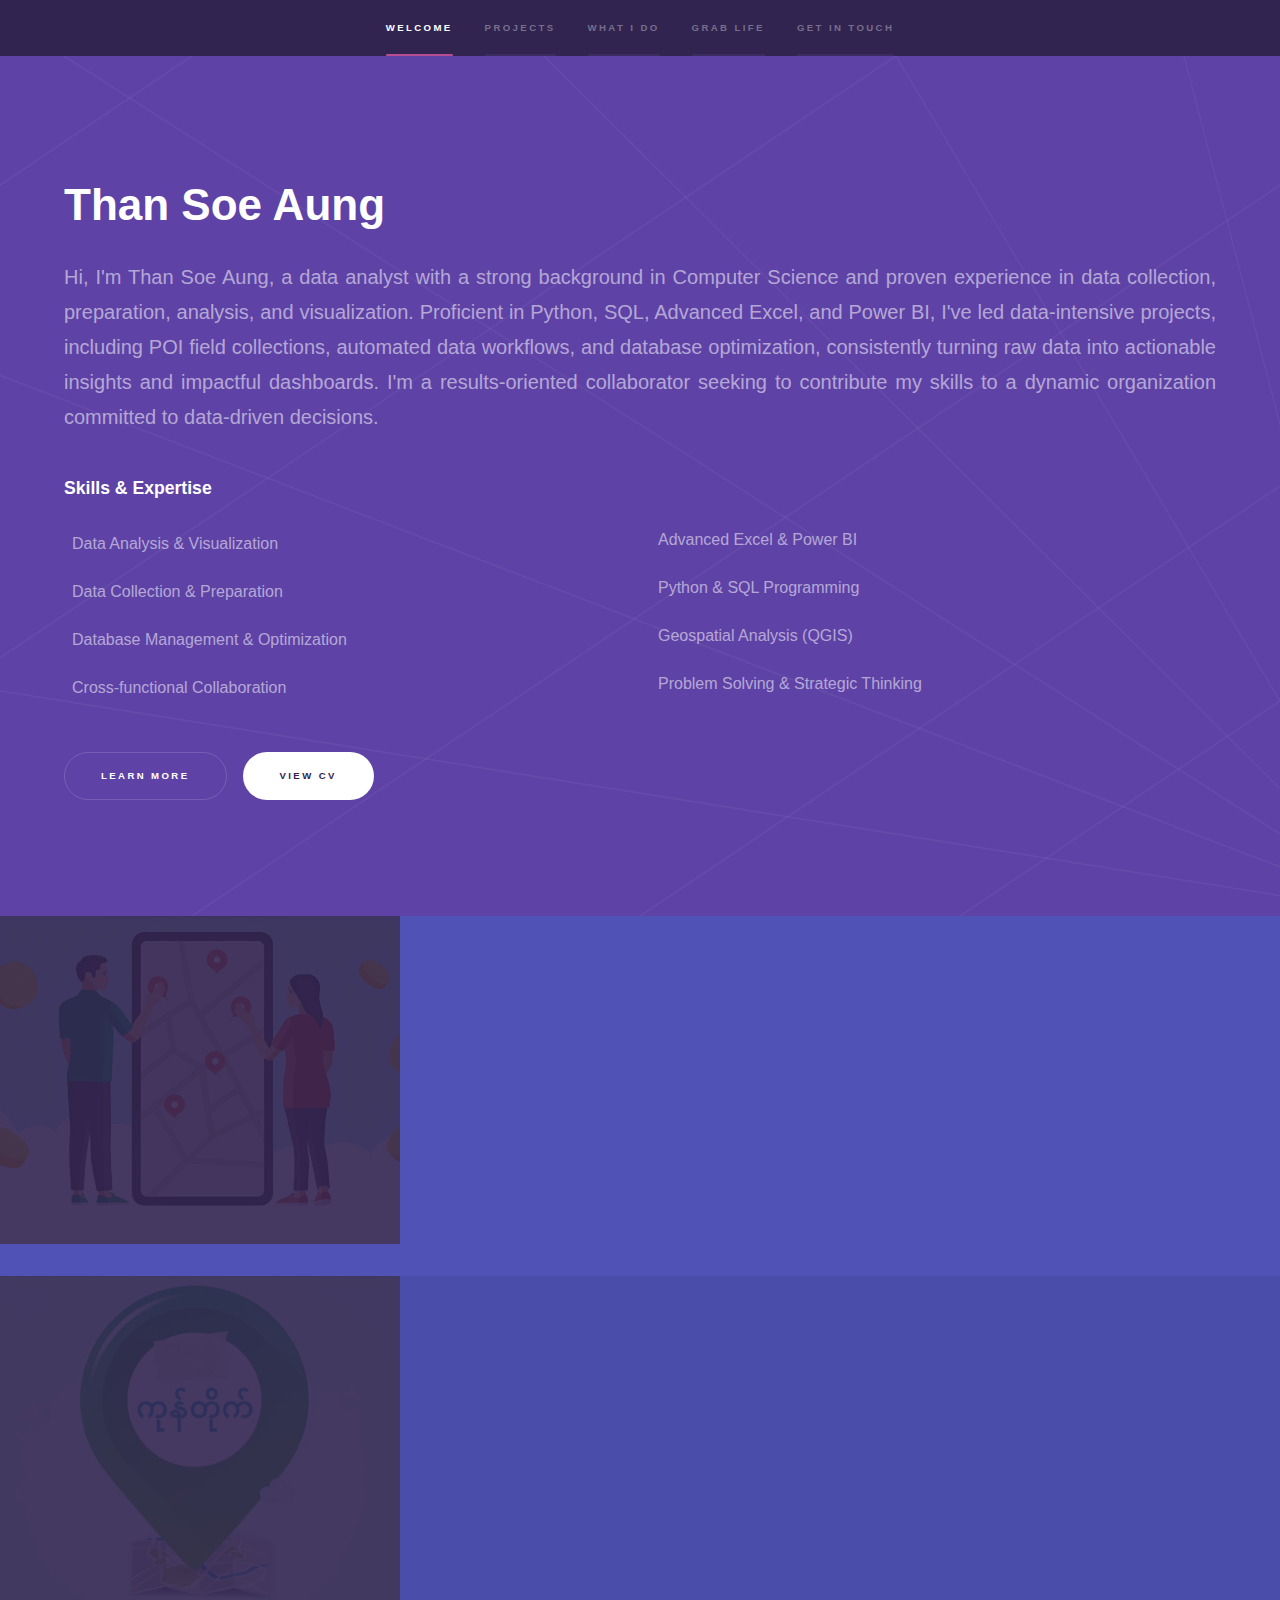
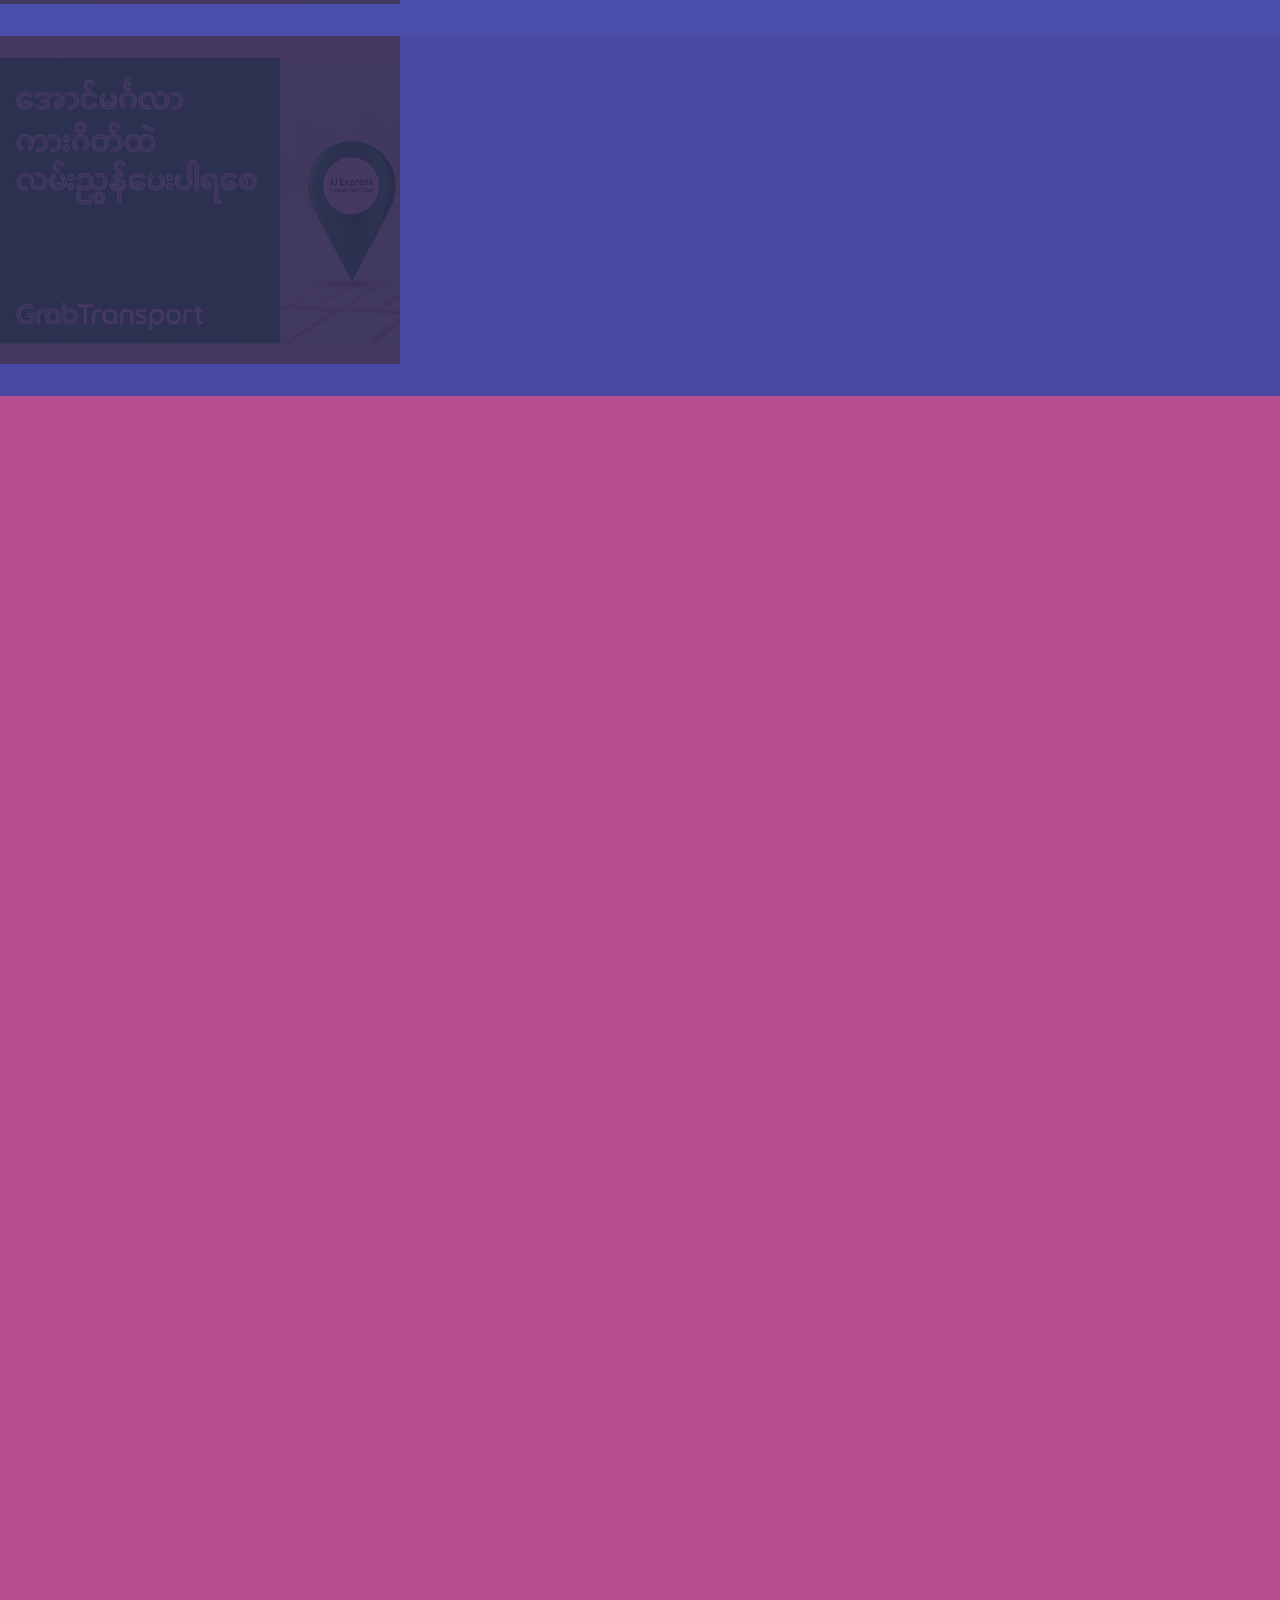
<file: index.html>
<!DOCTYPE HTML>
<html>

<head>
	<title>Than Soe The Analyst</title>
	<meta charset="utf-8" />
	<meta name="viewport" content="width=device-width, initial-scale=1, user-scalable=no" />
	<link rel="stylesheet" href="assets/css/main.css" />
	<link rel="stylesheet" href="https://cdnjs.cloudflare.com/ajax/libs/font-awesome/6.0.0/css/all.min.css" integrity="sha512-9usAa10IRO0HhonpyAIVpjrylPvoDwiPUiKdWk5t3PyolY1cOd4DSE0Ga+ri4AuTroPR5aQvXU9xC6qOPnzFeg==" crossorigin="anonymous" referrerpolicy="no-referrer" />
	<noscript>
		<link rel="stylesheet" href="assets/css/noscript.css" />
	</noscript>
	<style>
		.alt1 {
			-webkit-column-count: 2;
			-moz-column-count: 2;
			column-count: 2;
			-webkit-column-gap: 20px;
			-moz-column-gap: 20px;
			column-gap: 20px;
			list-style: none;
			padding: 0;
		}

		.alt1 li {
			break-inside: avoid;
			margin-bottom: 10px;
		}

		.social-links {
			display: flex;
			flex-direction: column;
			align-items: center;
		}

		.social-links>div {
			display: flex;
			margin-bottom: 0;
		}

		.social-links a {
			color: #000000;
			text-decoration: none;
			margin: 0 10px;
		}

		.linked-image {
			width: 50px;
			height: 50px;
		}

		img {
			border-radius: 10px;
		}

		.contact-section {
			padding: 20px;
		}

		.contact-section h3 {
			margin-bottom: 10px;
		}

		.icon-grid {
			display: grid;
			grid-template-columns: repeat(auto-fit, minmax(50px, 1fr));
			grid-gap: 10px;
		}

		.linked-image {
			/* Removed duplicate declaration */
			transition: transform 0.2s ease;
		}

		.linked-image:hover {
			transform: scale(1.1);
		}

		.contact-details {
			list-style: none;
			padding: 0;
		}

		.contact-details li {
			margin-bottom: 15px;
		}

		.contact-details a {
			color: inherit;
			text-decoration: none;
		}

		.contact-details.icons {
			list-style: none;
			padding: 0;
			display: flex;
			gap: 10px;
		}

		.contact-details.icons a {
			font-size: 20px;
		}

		.contact {
			display: flexbox;
			justify-content: space-between;
			list-style: none;
			padding: 0;
		}

		.contact li {
			padding: 10px;
		}

		@media (max-width: 868px) {
			.alt1 {
				-webkit-column-count: 1;
				-moz-column-count: 1;
				column-count: 1;
			}
		}

		@media (max-width: 768px) {
			.contact {
				flex-direction: column;
			}
		}

		@media (max-width: 768px) {
			.split {
				flex-direction: column;
			}

			.icon-grid {
				grid-template-columns: repeat(auto-fit, minmax(40px, 1fr));
			}

			.linked-image {
				width: 40px;
				height: 40px;
			}
		}
	</style>
</head>

<body class="is-preload">

	<!-- Sidebar -->
	<section id="sidebar">
		<div class="inner">
			<nav>
				<ul>
					<li><a href="#intro">Welcome</a></li>
					<li><a href="#one">Projects</a></li>
					<li><a href="#two">What I do</a></li>
					<li><a href="#three">Grab Life</a></li>
					<li><a href="#four">Get in touch</a></li>
				</ul>
			</nav>
		</div>
	</section>

	<!-- Wrapper -->
	<div id="wrapper">

		<!-- Intro -->
		<section id="intro" class="wrapper style1 fullscreen fade-up">
			<div class="inner">
				<h1>Than Soe Aung</h1>
				<p style="text-align: justify;">Hi, I'm Than Soe Aung, a data analyst with a strong background in
					Computer Science and
					proven experience in data collection, preparation, analysis, and visualization.
					Proficient in Python, SQL, Advanced Excel, and Power BI, I've led data-intensive
					projects, including POI field collections, automated data workflows, and database optimization,
					consistently turning raw data into actionable insights and impactful dashboards.
					I'm a results-oriented collaborator seeking to contribute my skills to a dynamic organization
					committed to data-driven decisions.</p>
				<h3 style="margin-bottom: 25px;">Skills & Expertise</h3>
				<ul class="alt1">
					<li style="margin-top: 4px; margin-bottom: 20px;">Data Analysis & Visualization</li>
					<li style="margin-top: 20px; margin-bottom: 20px;">Data Collection & Preparation</li>
					<li style="margin-top: 20px; margin-bottom: 20px;">Database Management & Optimization</li>
					<li style="margin-top: 20px; margin-bottom: 20px;">Cross-functional Collaboration</li>
					<li style="margin-top: 20px; margin-bottom: 20px;">Advanced Excel & Power BI</li>
					<li style="margin-top: 20px; margin-bottom: 20px;">Python & SQL Programming</li>
					<li style="margin-top: 20px; margin-bottom: 20px;">Geospatial Analysis (QGIS)</li>
					<li style="margin-top: 20px; margin-bottom: 20px;">Problem Solving & Strategic Thinking</li>
				</ul>
				<ul class="actions">
					<li><a href="#one" class="button scrolly">Learn more</a></li>
					<li><a href="cv-view.html" class="button primary">View CV</a></li>
				</ul>
			</div>
		</section>

		<!-- One -->
		<section id="one" class="wrapper style2 spotlights">
			<section>
				<a href="#" class="image fit"><img src="images/poi-collection.jpg" alt="" data-position="center center" /></a>
				<div class="content">
					<div class="inner">
						<h2>POI Data Collection</h2>
						<p style="text-align: justify;">Led cross-functional teams and vendors in Pathein and Mawlamyine 
							to collect over 36,000 POIs, enabling Grab Food's successful market expansion.</p>
						<ul class="actions">
							<li><a href="project01.html" class="button">Learn more</a></li>
						</ul>
					</div>
				</div>
			</section>
			<section>
				<a href="#" class="image fit"><img src="images/myc-campaign.jpg" alt="" data-position="top center" /></a>
				<div class="content">
					<div class="inner">
						<h2>Map Your City(MYC) Campaign</h2>
						<p style="text-align: justify;">Demonstrated strong project management skills by leading "Map Your City" 
							POI data collection projects in Yangon and Mandalay, with the participant 
							of over 100 biker and driver partners.</p>
						<ul class="actions">
							<li><a href="project02.html" class="button">Learn more</a></li>
						</ul>
					</div>
				</div>
			</section>
			<section>
				<a href="#" class="image fit"><img src="images/indoor-nav.jpg" alt="" data-position="25% 25%" /></a>
				<div class="content">
					<div class="inner">
						<h2>Indoor Navigation</h2>
						<p style="text-align: justify;">I managed indoor navigation projects, from initial negotiations with airport 
							and Aung Mingalar Highway Station authorities, through field data collection 
							and data injection, to successful launch in the Grab application.</p>
						<ul class="actions">
							<li><a href="project03.html" class="button">Learn more</a></li>
						</ul>
					</div>
				</div>
			</section>
		</section>

		<!-- Two -->
		<section id="two" class="wrapper style3 fade-up">
			<div class="inner">
				<h2>What I do</h2>
				<p style="text-align: justify;">I've actively sought opportunities to grow my skills in computer science and 
					data analysis.  This includes being awarded the Samsung Scholarship, contributing 
					to the Phandeeyar Hackathon, and participating in OpenStreetMap.  My development 
					has been further supported by relevant coursework and key achievements in my career 
					at Grab Myanmar. </p>
				<div class="features">
					<section>
						<span class="icon solid major fa-database"></span>
						<h3>Data Analysis with Python</h3>
						<p style="text-align: justify;">I developed practical data analysis skills using Python through freeCodeCamp's certification program, 
							which included the completion of five projects.</p>
					</section>
					<section>
						<span class="icon major brands fa-python"></span>
						<h3>Scientific Computing with Python</h3>
						<p style="text-align: justify;">I further developed my Python programming abilities through freeCodeCamp's Scientific 
							Computing with Python curriculum, complementing my previous self-directed learning and 
							computer science background.</p>
					</section>
					<section>
						<span class="icon solid major fa-mobile"></span>
						<h3>Mobile Application Development Samsung Scholorship</h3>
						<p style="text-align: justify;">I received a Samsung Scholarship that supported my studies in Android application development, 
							offered opportunities to compete with other students, and generously covered all my travel and 
							living expenses during the scholarship period.</p>
					</section>
					<section>
						<span class="icon solid major fa-square-poll-vertical"></span>
						<h3>Statistics Foundation</h3>
						<p style="text-align: justify;">I'm committed to continuous learning and recently completed a LinkedIn Learning course on 
							statistical foundations, covering topics such as statistical basics, probability, and 
							working with datasets.</p>
					</section>
					<section>
						<span class="icon major brands fa-java"></span>
						<h3>JavaSE and JavaEE by DigitalFusion</h3>
						<p style="text-align: justify;">I had the opportunity to study JavaSE and JavaEE under the mentorship of Sayar Phyo Kyaw, 
							founder of DigitalFusino POS software, which significantly enhanced my Java programming abilities.</p>
					</section>
					<section>
						<span class="icon major solid fa-language"></span>
						<h3>Languages</h3>
						<p style="text-align: justify;">My native language is Burmese, in which I am fully proficient.  I have cultivated my English 
							skills since childhood and currently possess an Upper B2 level of fluency.  Additionally, 
							I have studied Japanese to the N5 level and am dedicated to further improvement in both 
							English and Japanese.</p>
					</section>
				</div>
				<ul class="actions">
					<!-- <li><a href="generic.html" class="button">Learn more</a></li> -->
					<li><a href="certificates-view.html" class="button primary">View Certificates</a></li>
				</ul>
			</div>
		</section>

		<section id="three" class="wrapper style2 fade-up">
			<div class="inner">
				<h2>Grab Life</h2>
				<h3>Handling Tasks</h3>
				<ul class="alt">
					<li>Task 1</li>
					<blockquote>Fringilla nisl. Donec accumsan interdum nisi, quis tincidunt felis sagittis eget tempus euismod. Vestibulum ante ipsum primis in faucibus vestibulum. Blandit adipiscing eu felis iaculis volutpat ac adipiscing accumsan faucibus. Vestibulum ante ipsum primis in faucibus lorem ipsum dolor sit amet nullam adipiscing eu felis.</blockquote>
					<li>Task 2</li>
					<blockquote>Fringilla nisl. Donec accumsan interdum nisi, quis tincidunt felis sagittis eget tempus euismod. Vestibulum ante ipsum primis in faucibus vestibulum. Blandit adipiscing eu felis iaculis volutpat ac adipiscing accumsan faucibus. Vestibulum ante ipsum primis in faucibus lorem ipsum dolor sit amet nullam adipiscing eu felis.</blockquote>
					<li>Task 3</li>
					<blockquote>Fringilla nisl. Donec accumsan interdum nisi, quis tincidunt felis sagittis eget tempus euismod. Vestibulum ante ipsum primis in faucibus vestibulum. Blandit adipiscing eu felis iaculis volutpat ac adipiscing accumsan faucibus. Vestibulum ante ipsum primis in faucibus lorem ipsum dolor sit amet nullam adipiscing eu felis.</blockquote>
				</ul>
				<h3>Completed Projects</h3>
				<ul class="alt">
					<li>Project 1</li>
					<blockquote>Fringilla nisl. Donec accumsan interdum nisi, quis tincidunt felis sagittis eget tempus euismod. Vestibulum ante ipsum primis in faucibus vestibulum. Blandit adipiscing eu felis iaculis volutpat ac adipiscing accumsan faucibus. Vestibulum ante ipsum primis in faucibus lorem ipsum dolor sit amet nullam adipiscing eu felis.</blockquote>
					<li>Project 2</li>
					<blockquote>Fringilla nisl. Donec accumsan interdum nisi, quis tincidunt felis sagittis eget tempus euismod. Vestibulum ante ipsum primis in faucibus vestibulum. Blandit adipiscing eu felis iaculis volutpat ac adipiscing accumsan faucibus. Vestibulum ante ipsum primis in faucibus lorem ipsum dolor sit amet nullam adipiscing eu felis.</blockquote>
					<li>Project 3</li>
					<blockquote>Fringilla nisl. Donec accumsan interdum nisi, quis tincidunt felis sagittis eget tempus euismod. Vestibulum ante ipsum primis in faucibus vestibulum. Blandit adipiscing eu felis iaculis volutpat ac adipiscing accumsan faucibus. Vestibulum ante ipsum primis in faucibus lorem ipsum dolor sit amet nullam adipiscing eu felis.</blockquote>
					<li>Project 4</li>
					<blockquote>Fringilla nisl. Donec accumsan interdum nisi, quis tincidunt felis sagittis eget tempus euismod. Vestibulum ante ipsum primis in faucibus vestibulum. Blandit adipiscing eu felis iaculis volutpat ac adipiscing accumsan faucibus. Vestibulum ante ipsum primis in faucibus lorem ipsum dolor sit amet nullam adipiscing eu felis.</blockquote>
				</ul>
				<h3>Campaigns and Activities</h3>
				<ul class="alt">
					<li>Campaign 1</li>
					<blockquote>Fringilla nisl. Donec accumsan interdum nisi, quis tincidunt felis sagittis eget tempus euismod. Vestibulum ante ipsum primis in faucibus vestibulum. Blandit adipiscing eu felis iaculis volutpat ac adipiscing accumsan faucibus. Vestibulum ante ipsum primis in faucibus lorem ipsum dolor sit amet nullam adipiscing eu felis.</blockquote>
					<li>Campaign 2</li>
					<blockquote>Fringilla nisl. Donec accumsan interdum nisi, quis tincidunt felis sagittis eget tempus euismod. Vestibulum ante ipsum primis in faucibus vestibulum. Blandit adipiscing eu felis iaculis volutpat ac adipiscing accumsan faucibus. Vestibulum ante ipsum primis in faucibus lorem ipsum dolor sit amet nullam adipiscing eu felis.</blockquote>
					<li>Activity 1</li>
					<blockquote>Fringilla nisl. Donec accumsan interdum nisi, quis tincidunt felis sagittis eget tempus euismod. Vestibulum ante ipsum primis in faucibus vestibulum. Blandit adipiscing eu felis iaculis volutpat ac adipiscing accumsan faucibus. Vestibulum ante ipsum primis in faucibus lorem ipsum dolor sit amet nullam adipiscing eu felis.</blockquote>
					<li>Activity 2</li>
					<blockquote>Fringilla nisl. Donec accumsan interdum nisi, quis tincidunt felis sagittis eget tempus euismod. Vestibulum ante ipsum primis in faucibus vestibulum. Blandit adipiscing eu felis iaculis volutpat ac adipiscing accumsan faucibus. Vestibulum ante ipsum primis in faucibus lorem ipsum dolor sit amet nullam adipiscing eu felis.</blockquote>
				</ul>
			</div>
		</section>

		<!-- Three -->
		<section id="four" class="wrapper style1 fade-up">
			<div class="inner">
				<h2>Get in touch</h2>
				<p>I'm available through the following channels:  LinkedIn, GitHub 
					(where you can find my project repositories), and 
					various job platforms including JobNet, MyWorld Careers, and SnapHunt.</p>
				<div class="split style3">
					<section class="contact-info">
						<!-- <ul class="contact">
							<li>
								<h3>Email</h3>
								<a href="mailto:thansoeaung2506@gmail.com">thansoeaung2506@gmail.com</a>
							</li>
							<li>
								<h3>Phone</h3>
								<span>+959 768489800</span>
							</li>
						</ul> -->
						<pre><code>Email: <a href="mailto:thansoeaung2506@gmail.com">thansoeaung2506@gmail.com</a>
Phone: +959 768489800</code></pre>
					</section>
					<section>
						<div class="social-links">
							<div>
								<a href="https://github.com/thansoe-2506">
									<img src="images/github.png" class="linked-image" alt="GitHub">
								</a>
								<a href="https://www.linkedin.com/in/thansoeaung2506/">
									<img src="images/linkedin.png" class="linked-image" alt="LinkedIn">
								</a>
								<a href="https://www.jobnet.com.mm/job-seeker/dashboard/profile">
									<img src="images/jobnet.png" class="linked-image" alt="JobNet">
								</a>
								<a href="https://myworld.com.mm/dashboard/profile">
									<img src="images/myworld.png" class="linked-image" alt="MyWorld">
								</a>
								<a href="https://snaphunt.com/candidateDashboard">
									<img src="images/snaphunt.png" class="linked-image" alt="SnapHunt">
								</a>
								<!-- <a href="https://www.gmail.com">
									<img src="images/gmail.png" class="linked-image" alt="G-Mail">
								</a> -->
							</div>
						</div>
					</section>
				</div>
			</div>
		</section>

	</div>

	<!-- Footer -->
	<footer id="footer" class="wrapper style1-alt">
		<div class="inner">
			<ul class="menu">
				<li>&copy; All rights reserved.</li>
				<li>Design by: <a href="http://html5up.net">HTML5 UP</a></li>
			</ul>
		</div>
	</footer>

	<!-- Scripts -->
	<script src="assets/js/jquery.min.js"></script>
	<script src="assets/js/jquery.scrollex.min.js"></script>
	<script src="assets/js/jquery.scrolly.min.js"></script>
	<script src="assets/js/browser.min.js"></script>
	<script src="assets/js/breakpoints.min.js"></script>
	<script src="assets/js/util.js"></script>
	<script src="assets/js/main.js"></script>

</body>

</html>
</file>
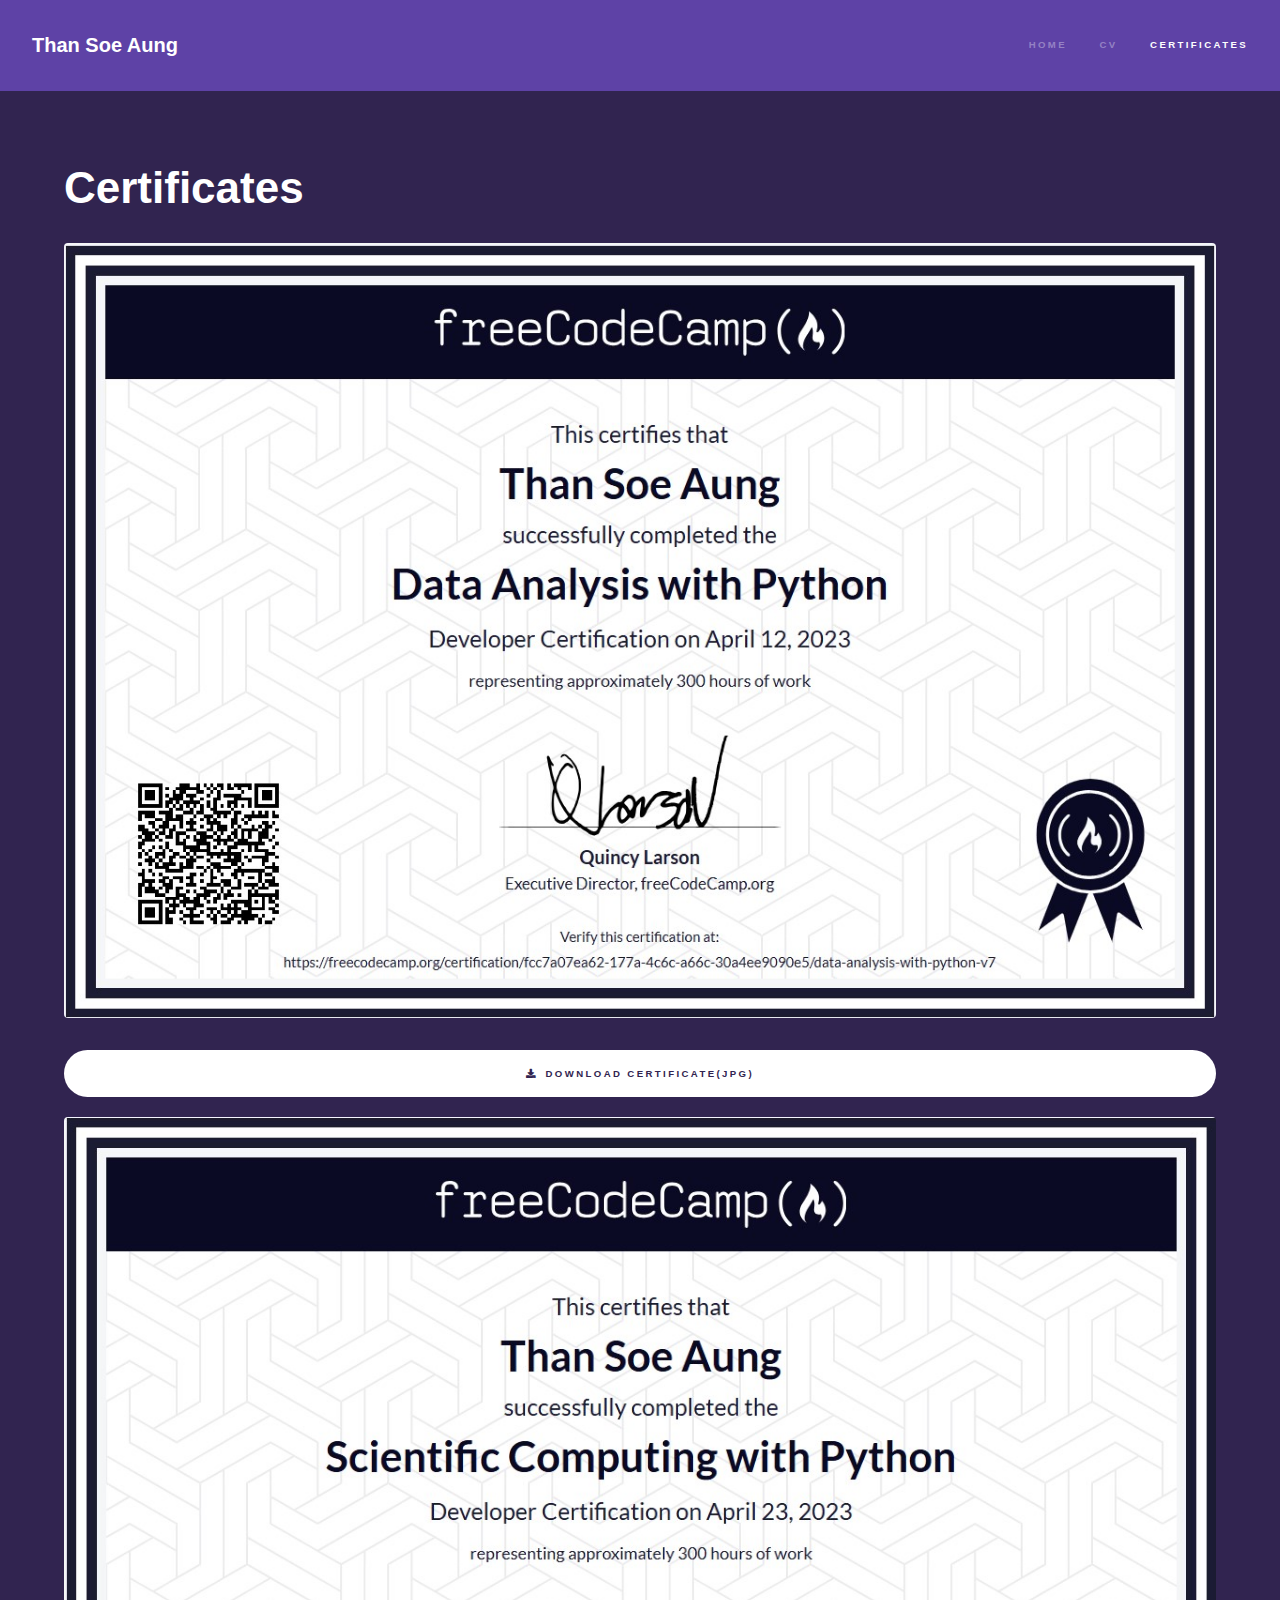
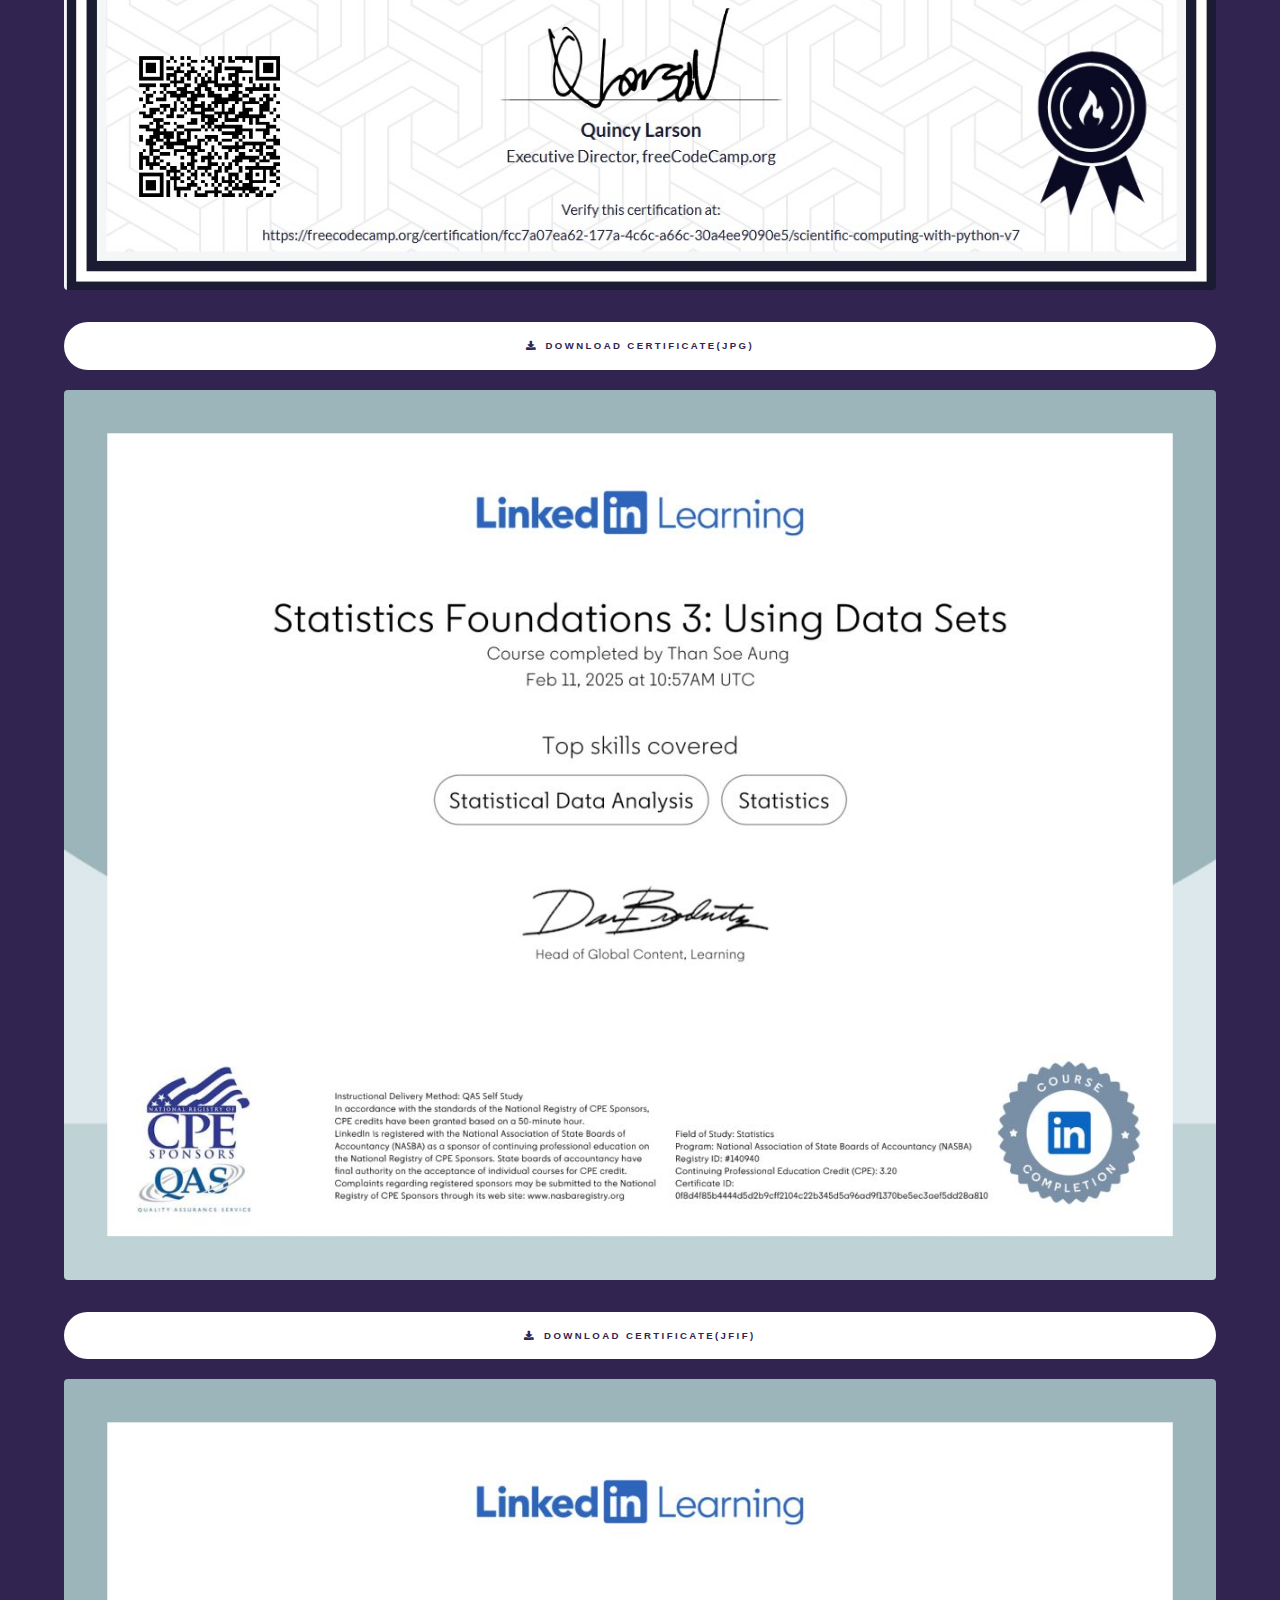
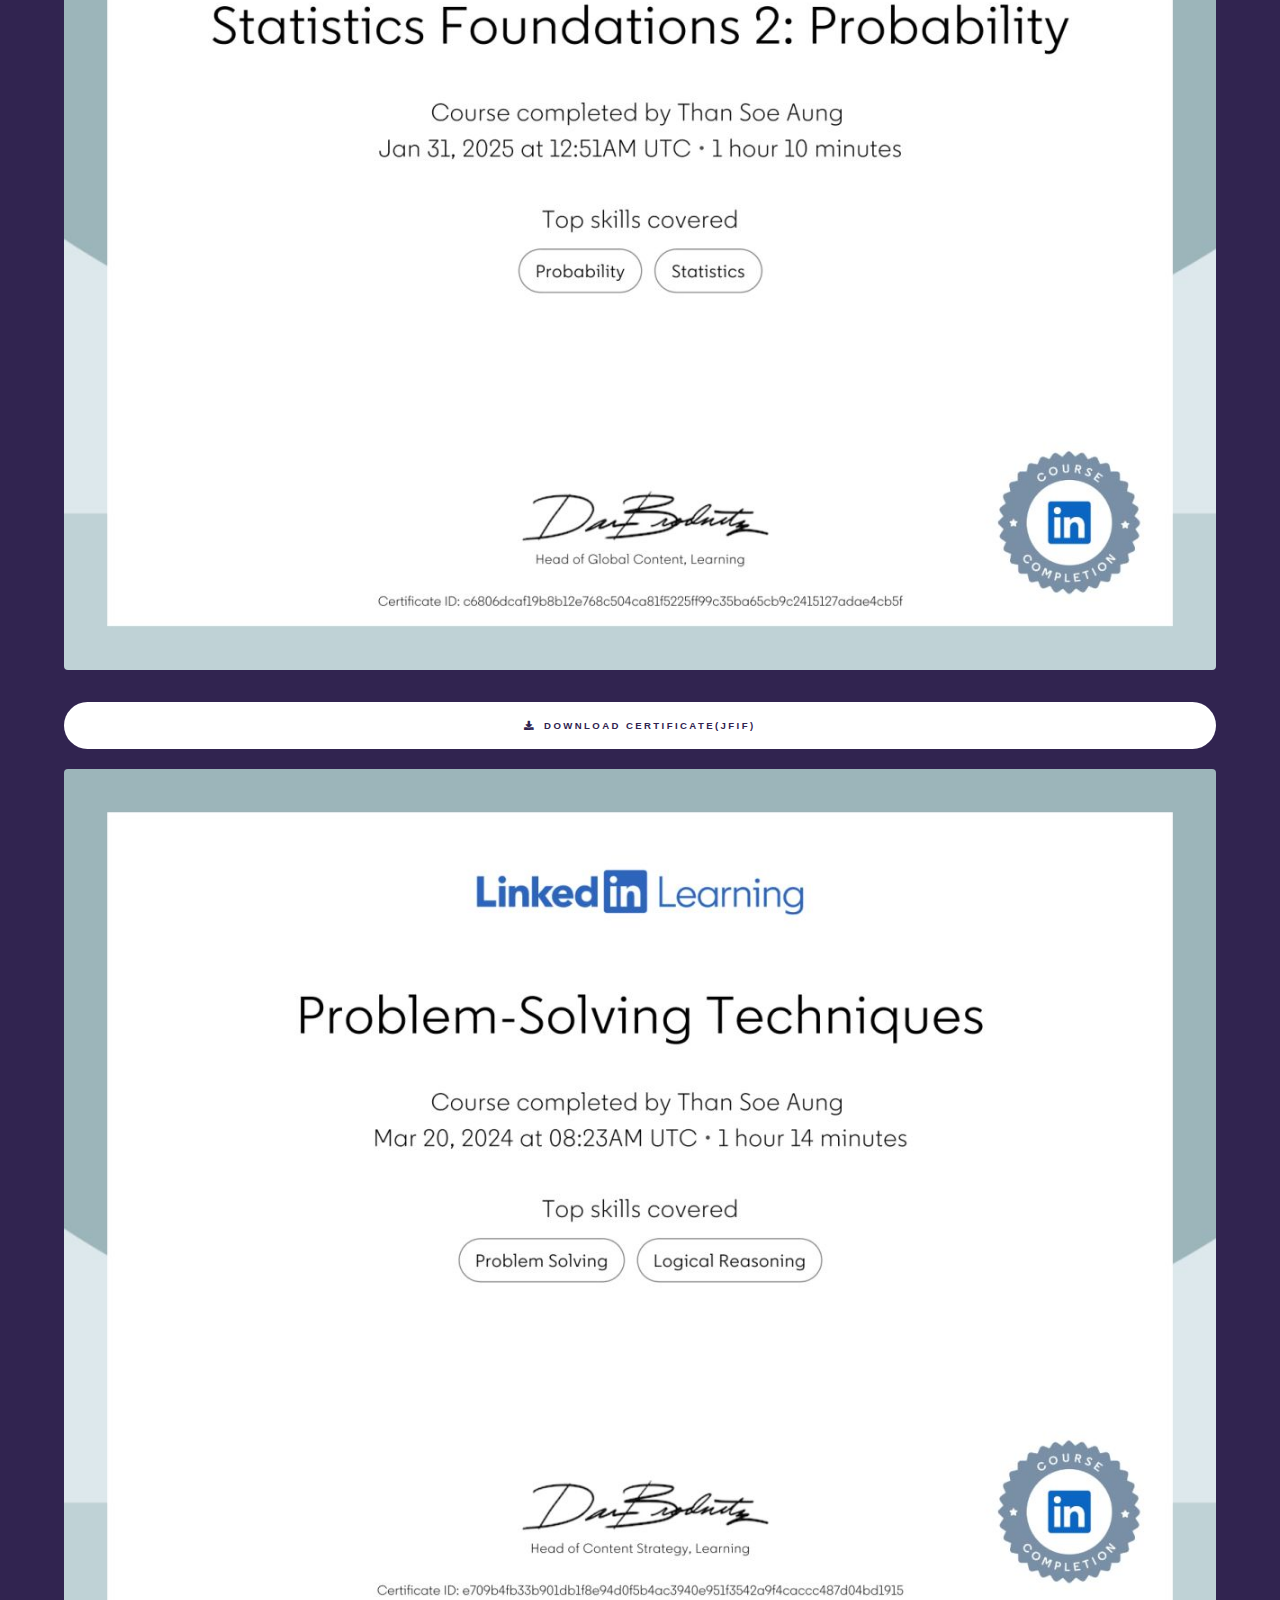
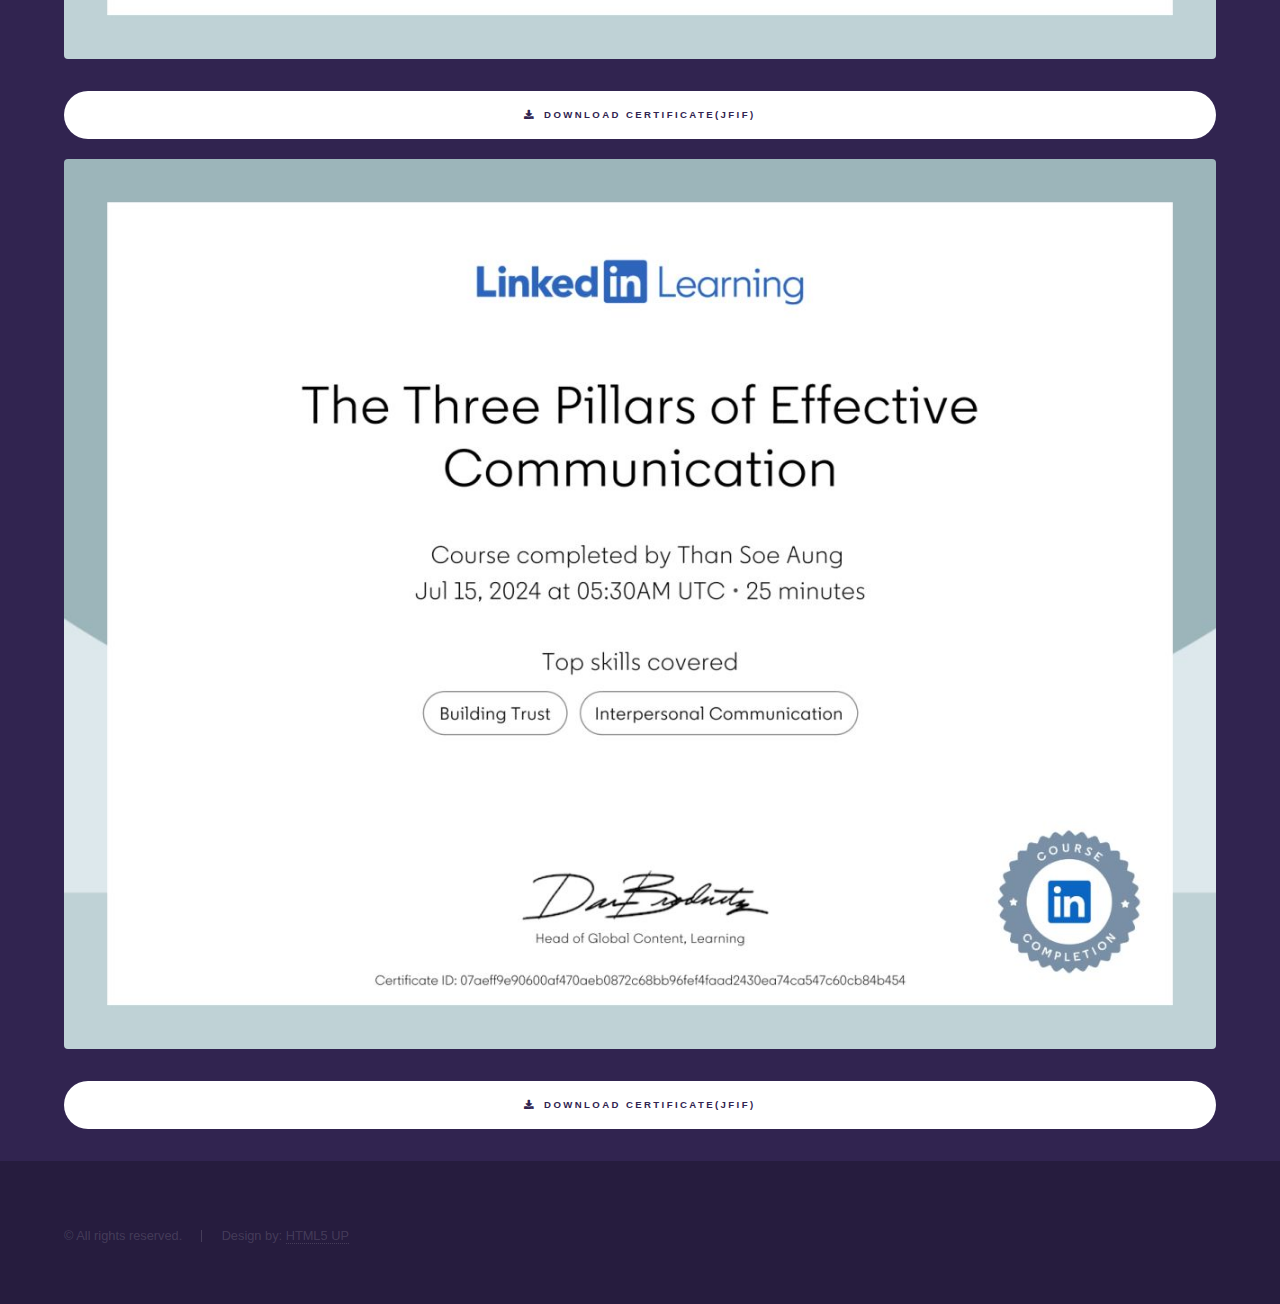
<file: certificates-view.html>
<!DOCTYPE HTML>
<html>
	<head>
		<title>Than Soe The Analyst</title>
		<meta charset="utf-8" />
		<meta name="viewport" content="width=device-width, initial-scale=1, user-scalable=no" />
		<link rel="stylesheet" href="assets/css/main.css" />
		<noscript><link rel="stylesheet" href="assets/css/noscript.css" /></noscript>
	</head>
	<body class="is-preload">

		<!-- Header -->
			<header id="header">
				<a href="index.html" class="title">Than Soe Aung</a>
				<nav>
					<ul>
						<li><a href="index.html">Home</a></li>
						<li><a href="cv-view.html">CV</a></li>
						<li><a href="certificates-view.html" class="active">Certificates</a></li>
					</ul>
				</nav>
			</header>

		<!-- Wrapper -->
			<div id="wrapper">
				<!-- Main -->
                <section id="main" class="wrapper">
                    <div class="inner">
                        <h1>Certificates</h1>
                        <span class="image fit"><img src="images/certificates02.jpg" alt="" /></span>
                        <a class="button primary fit icon solid fa-download" href="images/certificates02.jpg" download>Download Certificate(JPG)</a>
                        <span class="image fit" style="margin-top: 20px;"><img src="images/certificates01.jpg" alt="" /></span>
                        <a class="button primary fit icon solid fa-download" href="images/certificates01.jpg" download>Download Certificate(JPG)</a>
						<span class="image fit" style="margin-top: 20px;"><img src="images/certificates03.jfif" alt="" /></span>
                        <a class="button primary fit icon solid fa-download" href="images/certificates03.jfif" download>Download Certificate(JFIF)</a>
						<span class="image fit" style="margin-top: 20px;"><img src="images/certificates04.jfif" alt="" /></span>
                        <a class="button primary fit icon solid fa-download" href="images/certificates04.jfif" download>Download Certificate(JFIF)</a>
						<span class="image fit" style="margin-top: 20px;"><img src="images/certificates05.jfif" alt="" /></span>
                        <a class="button primary fit icon solid fa-download" href="images/certificates05.jfif" download>Download Certificate(JFIF)</a>
						<span class="image fit" style="margin-top: 20px;"><img src="images/certificates06.jfif" alt="" /></span>
                        <a class="button primary fit icon solid fa-download" href="images/certificates06.jfif" download>Download Certificate(JFIF)</a>
					</div>
                </section>
			</div>

		<!-- Footer -->
			<footer id="footer" class="wrapper alt">
				<div class="inner">
					<ul class="menu">
						<li>&copy; All rights reserved.</li><li>Design by: <a href="http://html5up.net">HTML5 UP</a></li>
					</ul>
				</div>
			</footer>

		<!-- Scripts -->
			<script src="assets/js/jquery.min.js"></script>
			<script src="assets/js/jquery.scrollex.min.js"></script>
			<script src="assets/js/jquery.scrolly.min.js"></script>
			<script src="assets/js/browser.min.js"></script>
			<script src="assets/js/breakpoints.min.js"></script>
			<script src="assets/js/util.js"></script>
			<script src="assets/js/main.js"></script>

	</body>
</html>
</file>
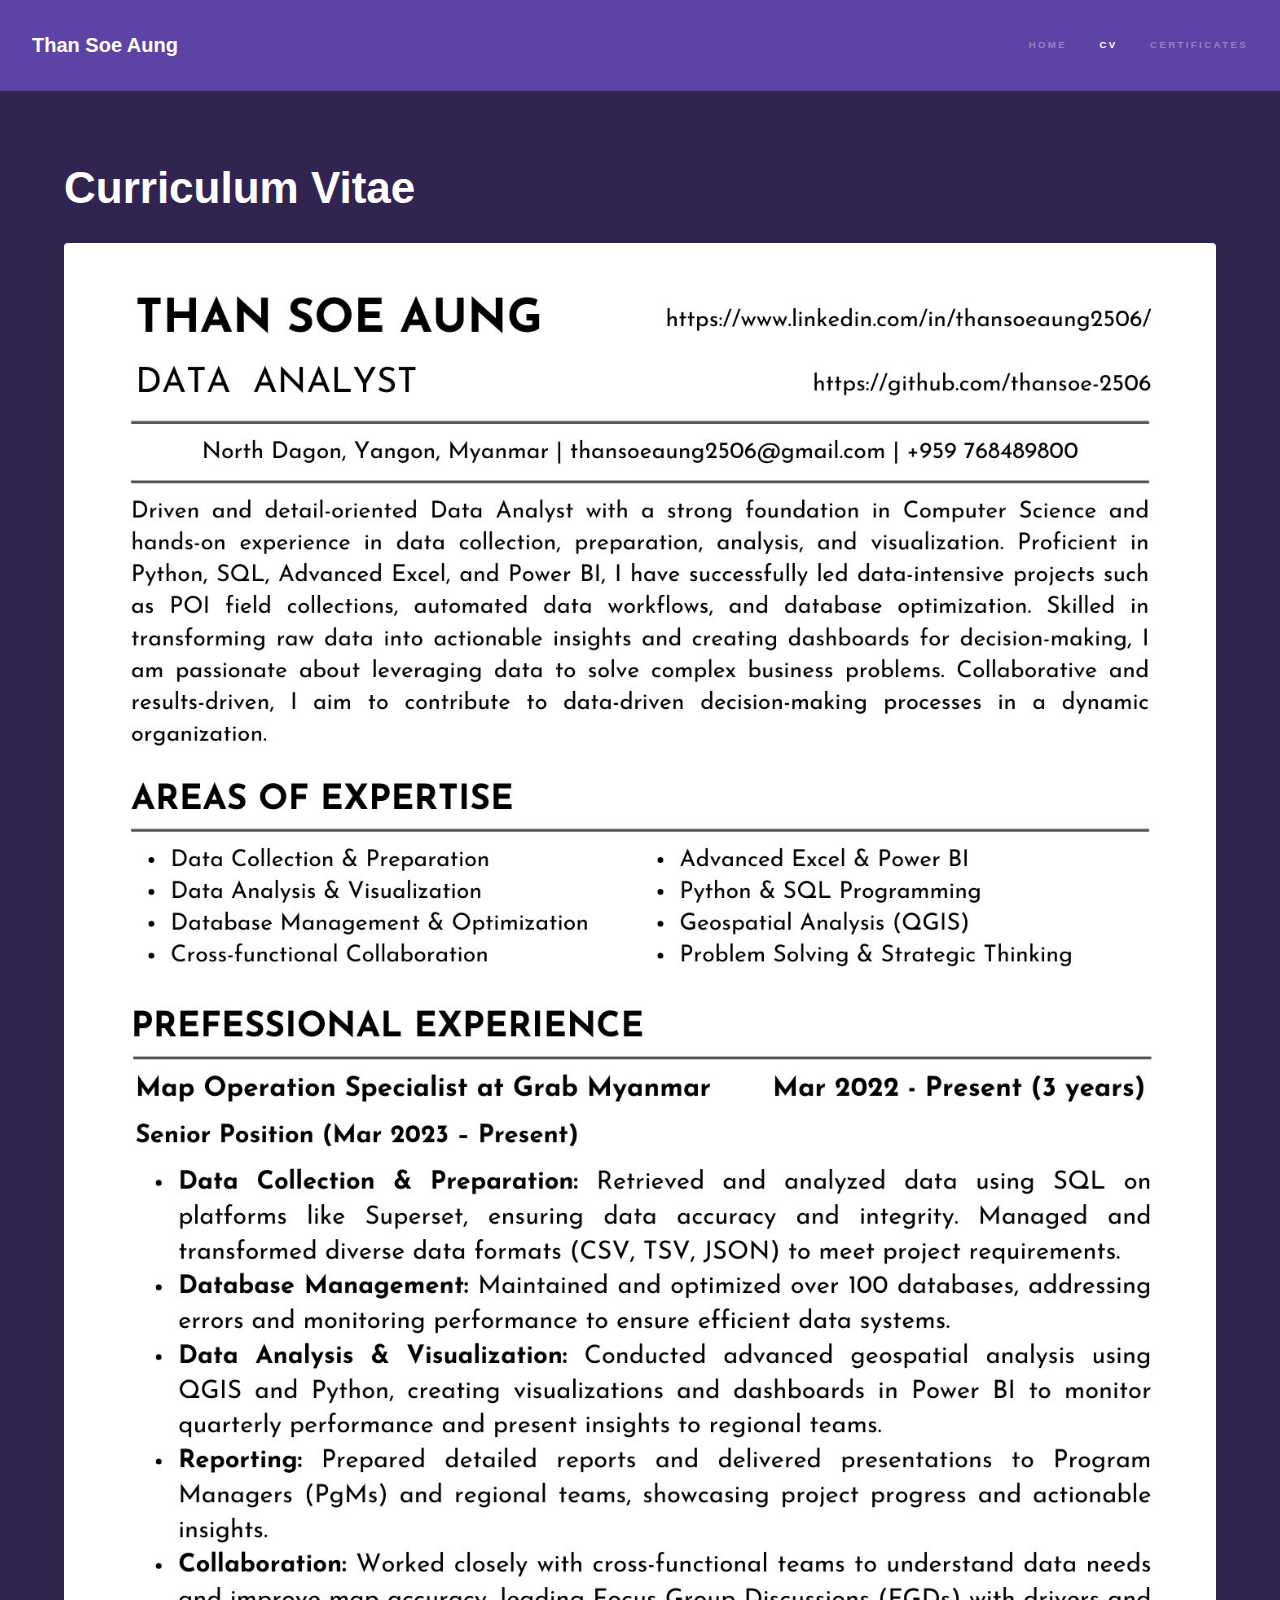
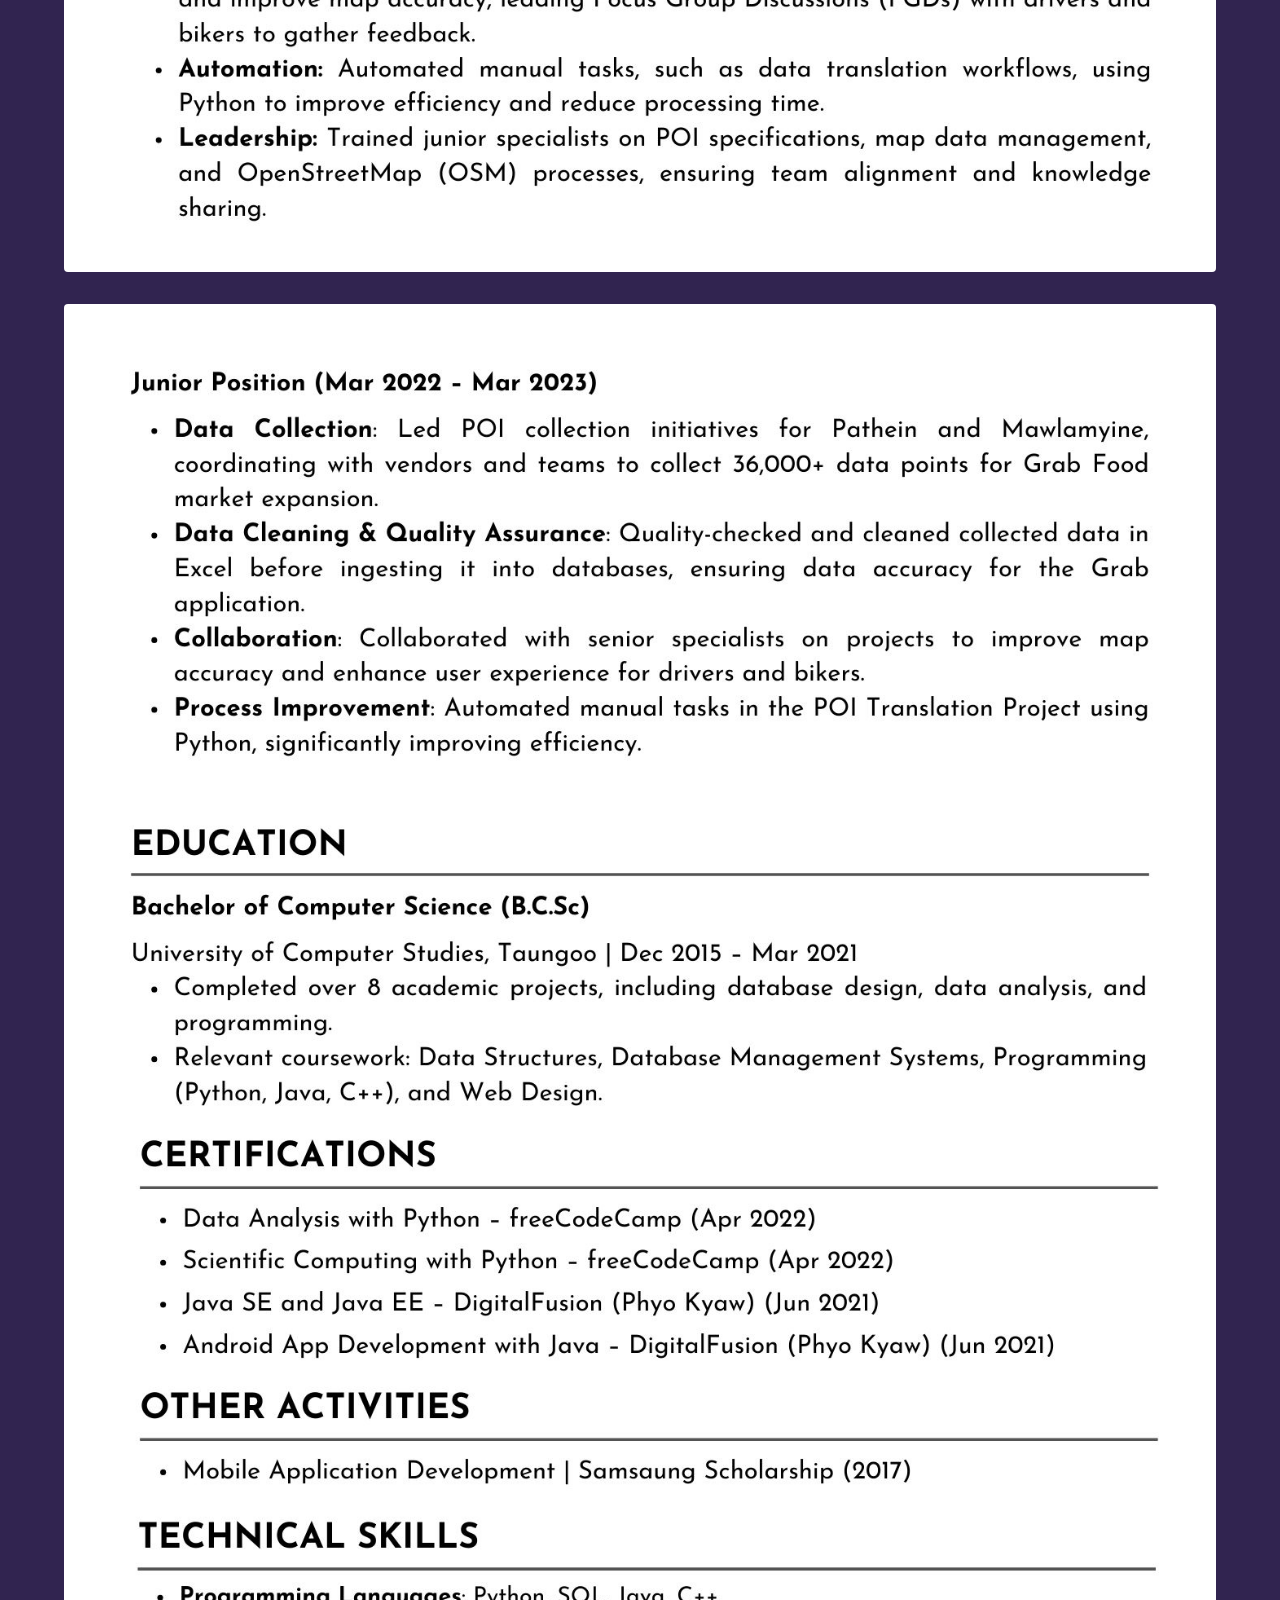
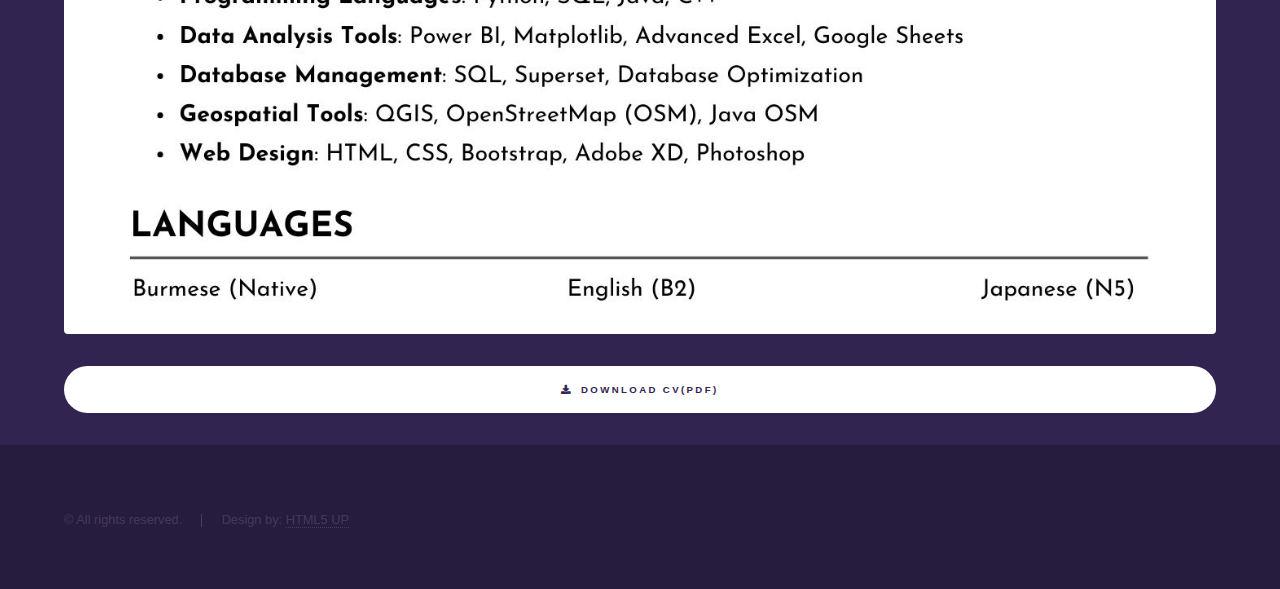
<file: cv-view.html>
<!DOCTYPE HTML>
<html>
	<head>
		<title>Than Soe The Analyst</title>
		<meta charset="utf-8" />
		<meta name="viewport" content="width=device-width, initial-scale=1, user-scalable=no" />
		<link rel="stylesheet" href="assets/css/main.css" />
		<noscript><link rel="stylesheet" href="assets/css/noscript.css" /></noscript>
	</head>
	<body class="is-preload">

		<!-- Header -->
			<header id="header">
				<a href="index.html" class="title">Than Soe Aung</a>
				<nav>
					<ul>
						<li><a href="index.html">Home</a></li>
						<li><a href="cv-view.html" class="active">CV</a></li>
						<li><a href="certificates-view.html">Certificates</a></li>
					</ul>
				</nav>
			</header>

		<!-- Wrapper -->
			<div id="wrapper">

				<!-- Main -->
					<section id="main" class="wrapper">
						<div class="inner">
							<h1>Curriculum Vitae</h1>
							<span class="image fit"><img src="images/cv01.jpg" alt="" /></span>
							<span class="image fit"><img src="images/cv02.jpg" alt="" /></span>
							<a class="button primary fit icon solid fa-download" href="files/Than Soe Aung Resume 2025 v02.pdf" download>Download CV(PDF)</a>
						</div>
					</section>

			</div>

		<!-- Footer -->
			<footer id="footer" class="wrapper alt">
				<div class="inner">
					<ul class="menu">
						<li>&copy; All rights reserved.</li><li>Design by: <a href="http://html5up.net">HTML5 UP</a></li>
					</ul>
				</div>
			</footer>

		<!-- Scripts -->
			<script src="assets/js/jquery.min.js"></script>
			<script src="assets/js/jquery.scrollex.min.js"></script>
			<script src="assets/js/jquery.scrolly.min.js"></script>
			<script src="assets/js/browser.min.js"></script>
			<script src="assets/js/breakpoints.min.js"></script>
			<script src="assets/js/util.js"></script>
			<script src="assets/js/main.js"></script>

	</body>
</html>
</file>
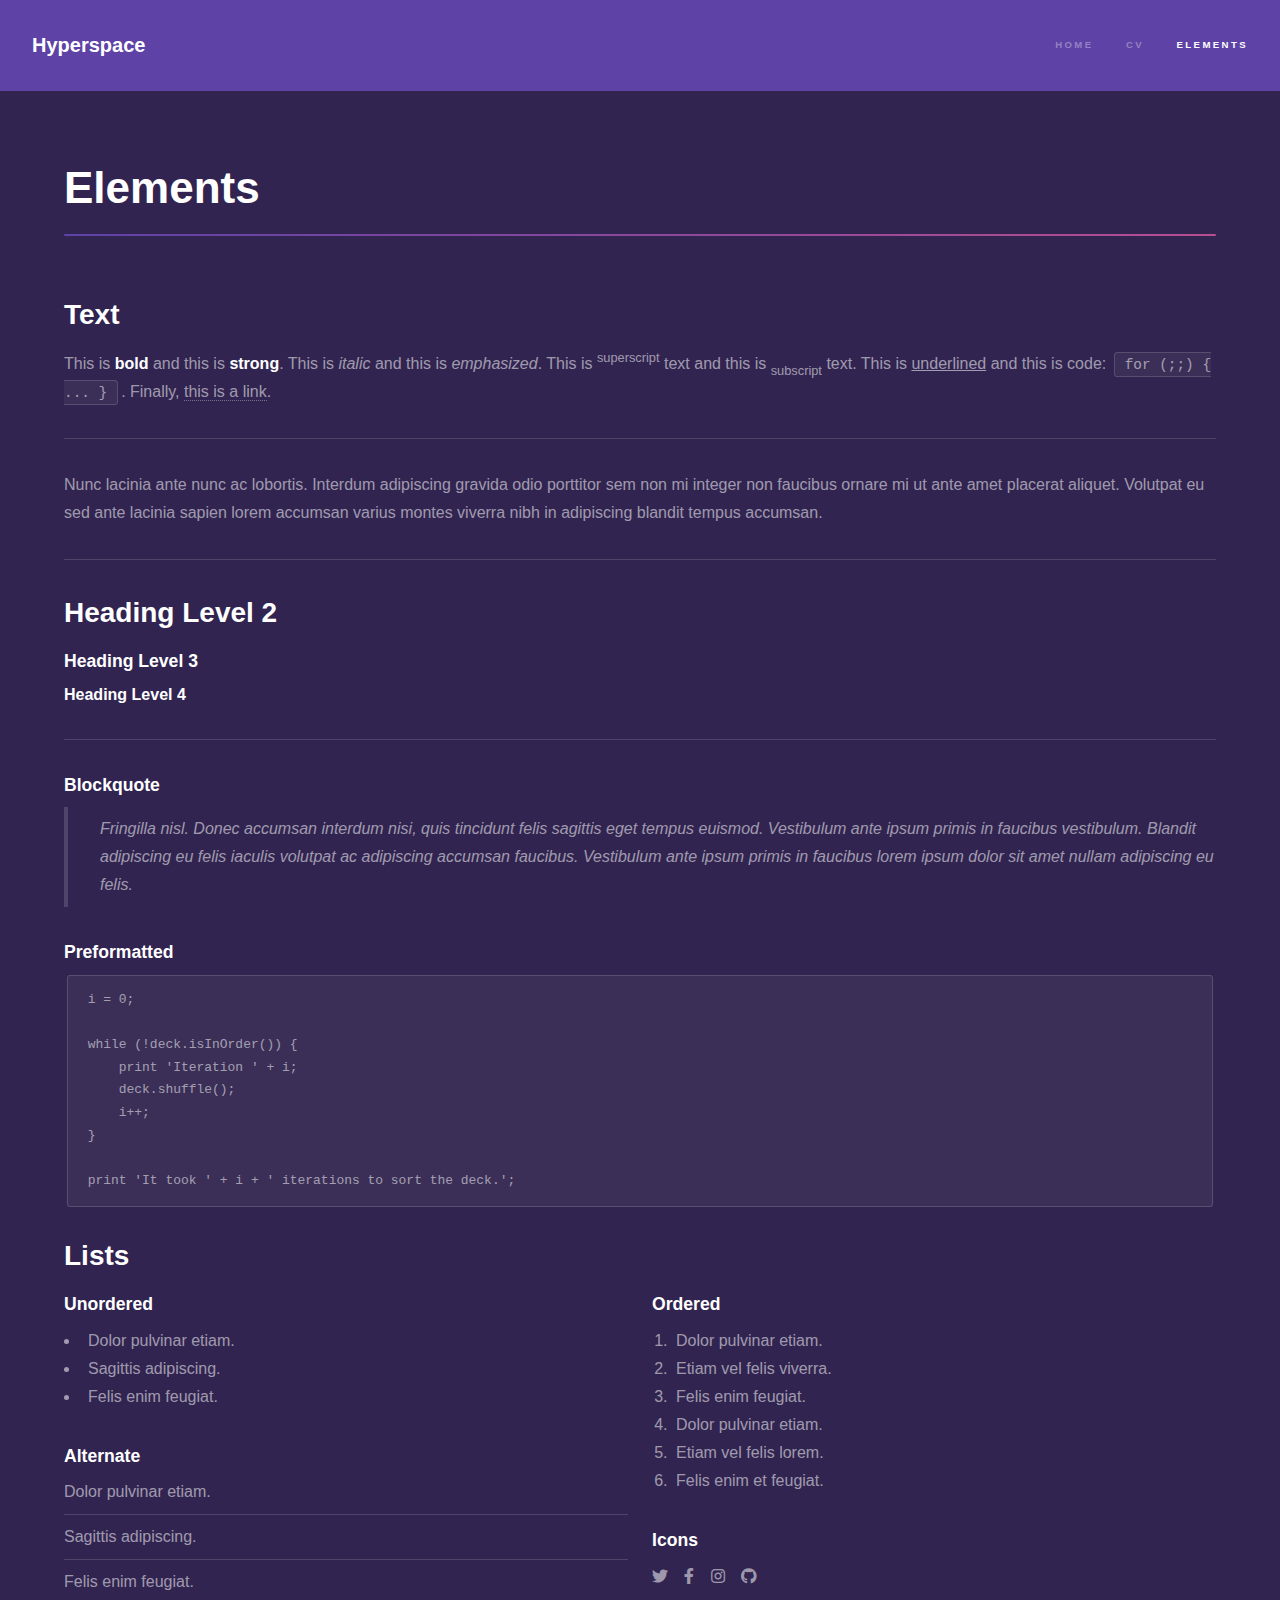
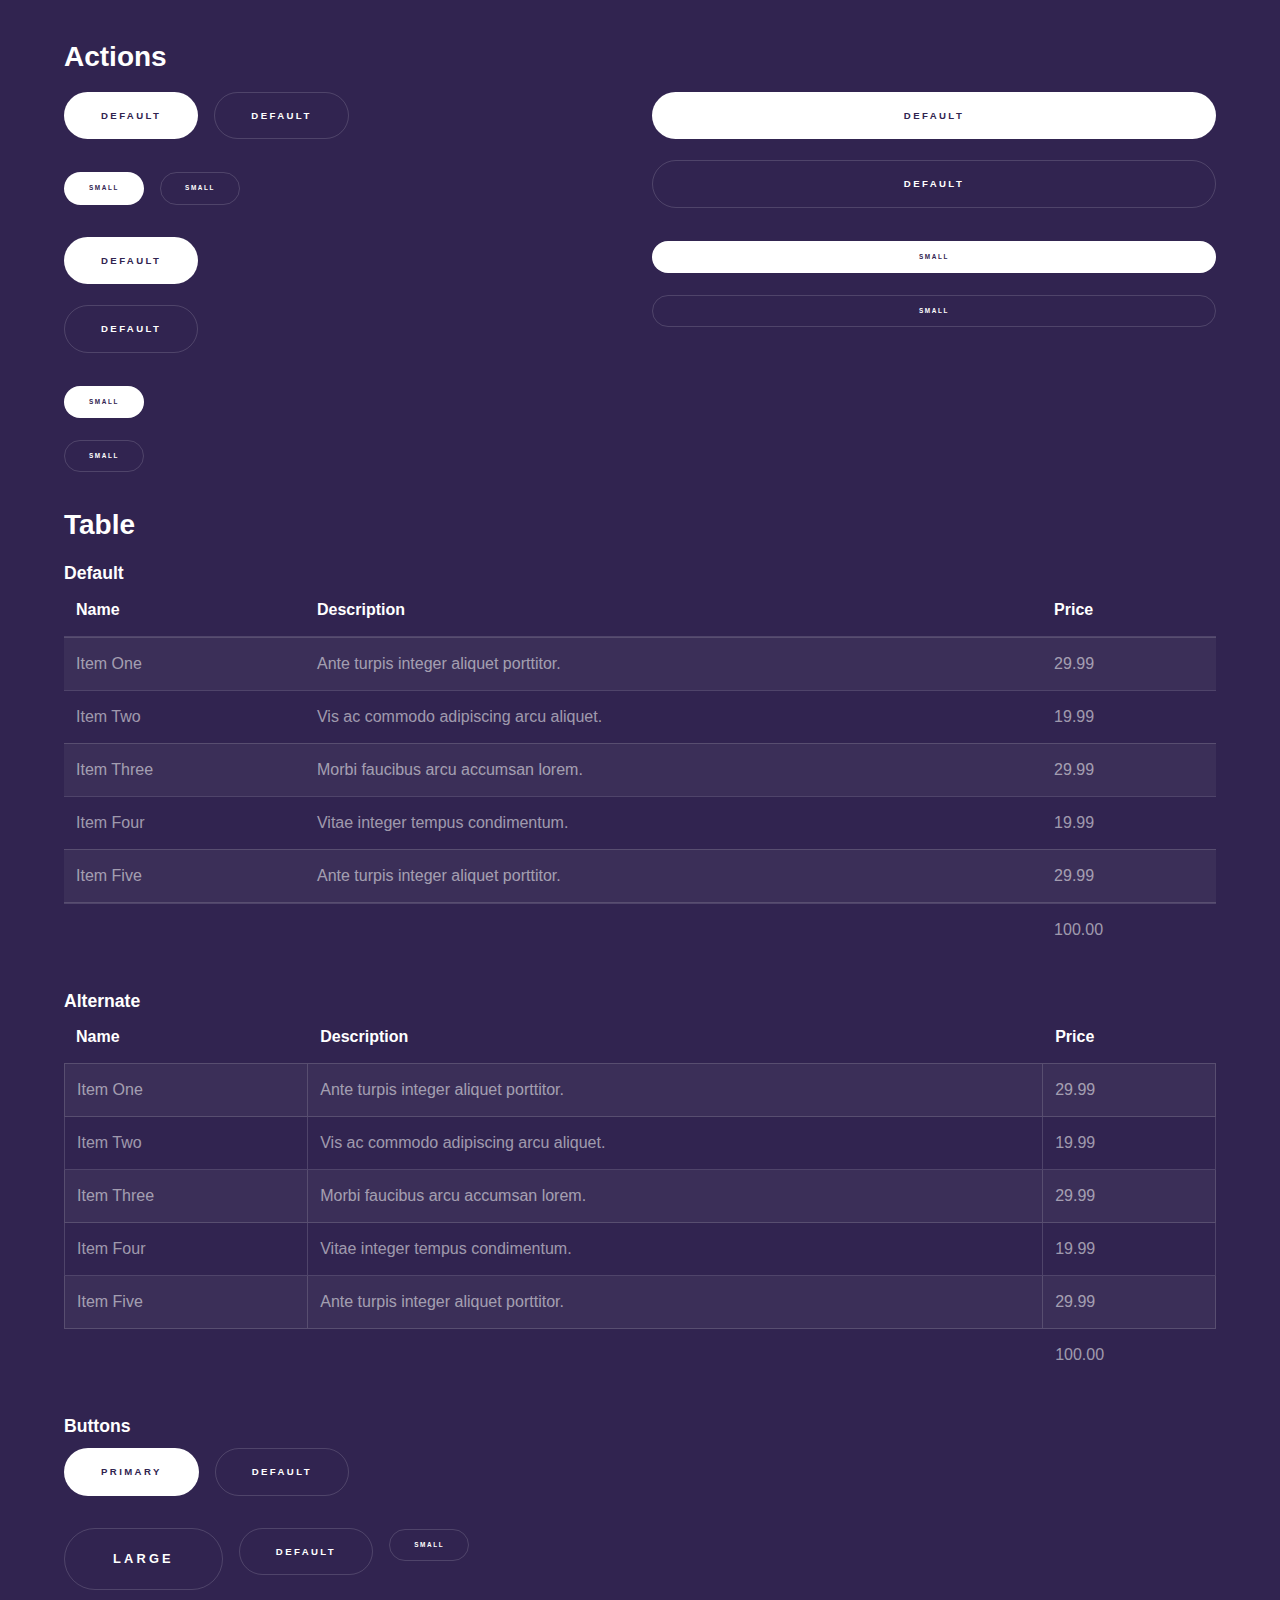
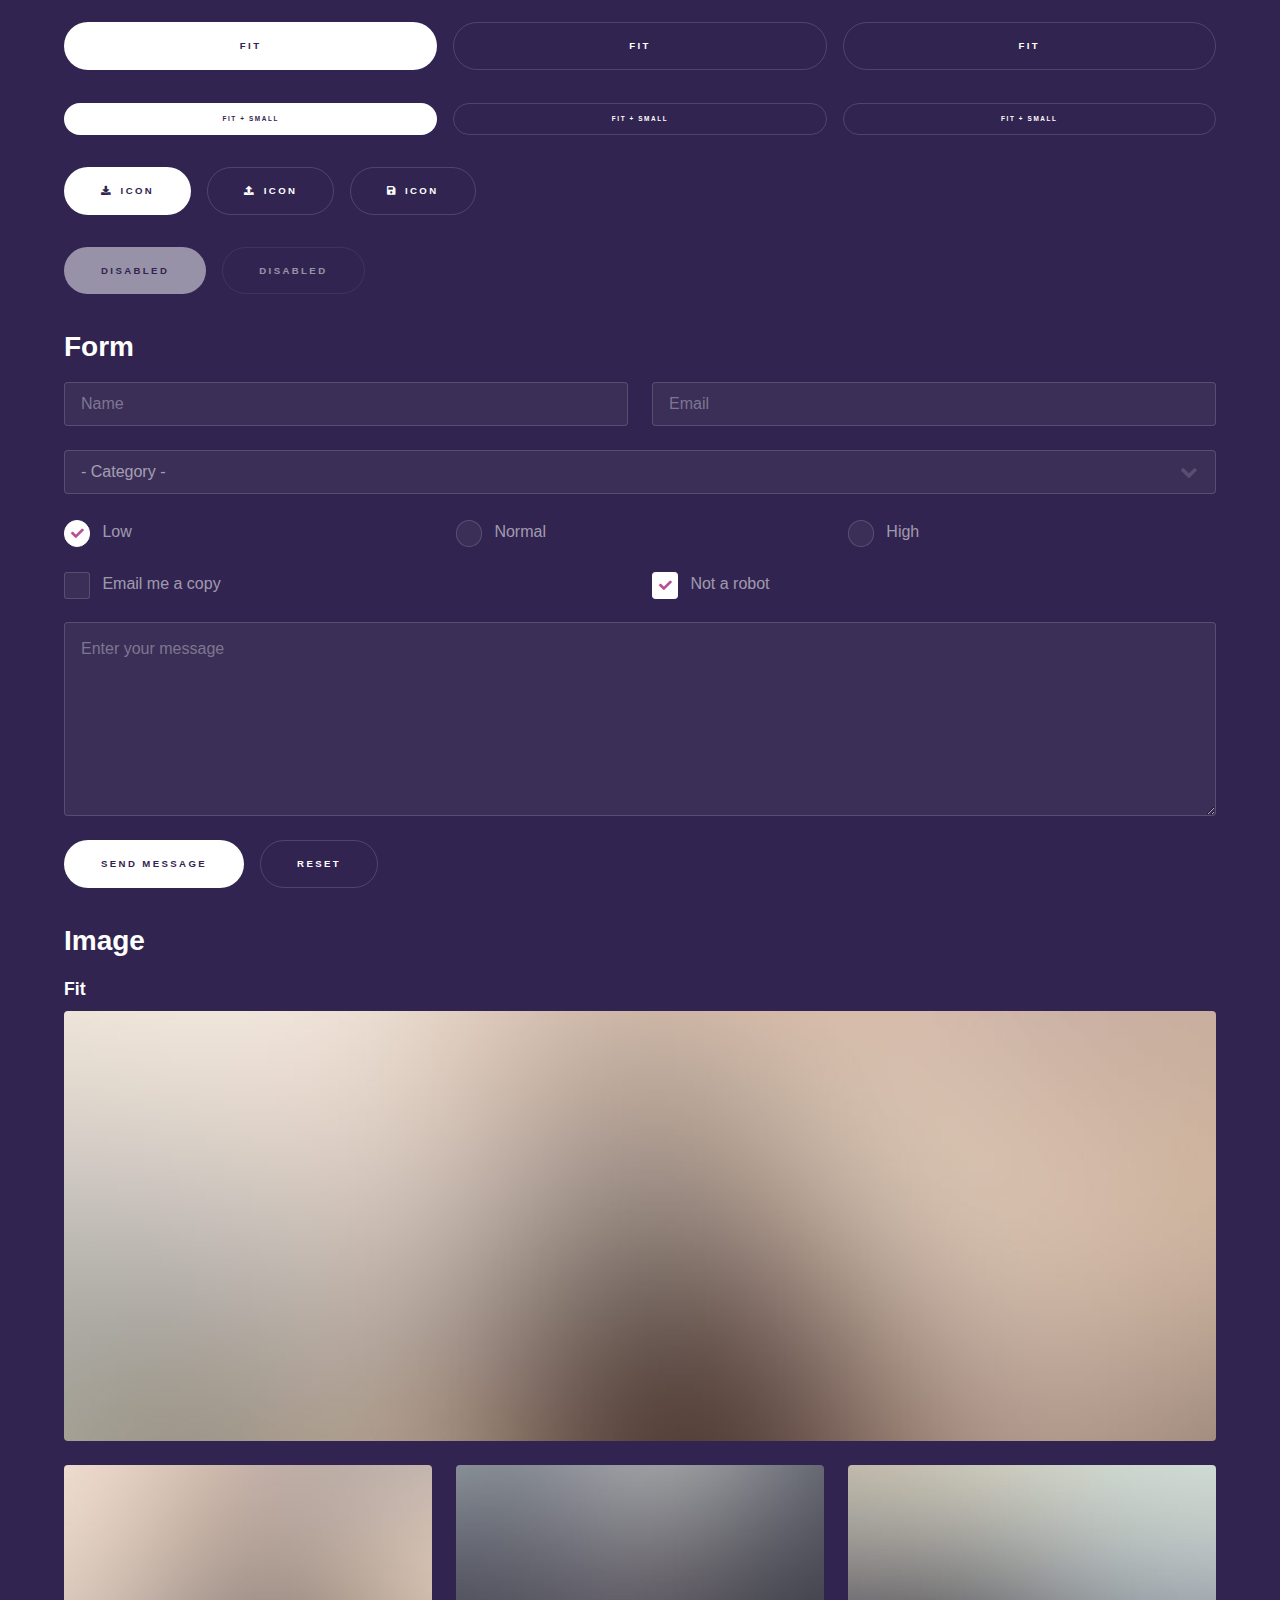
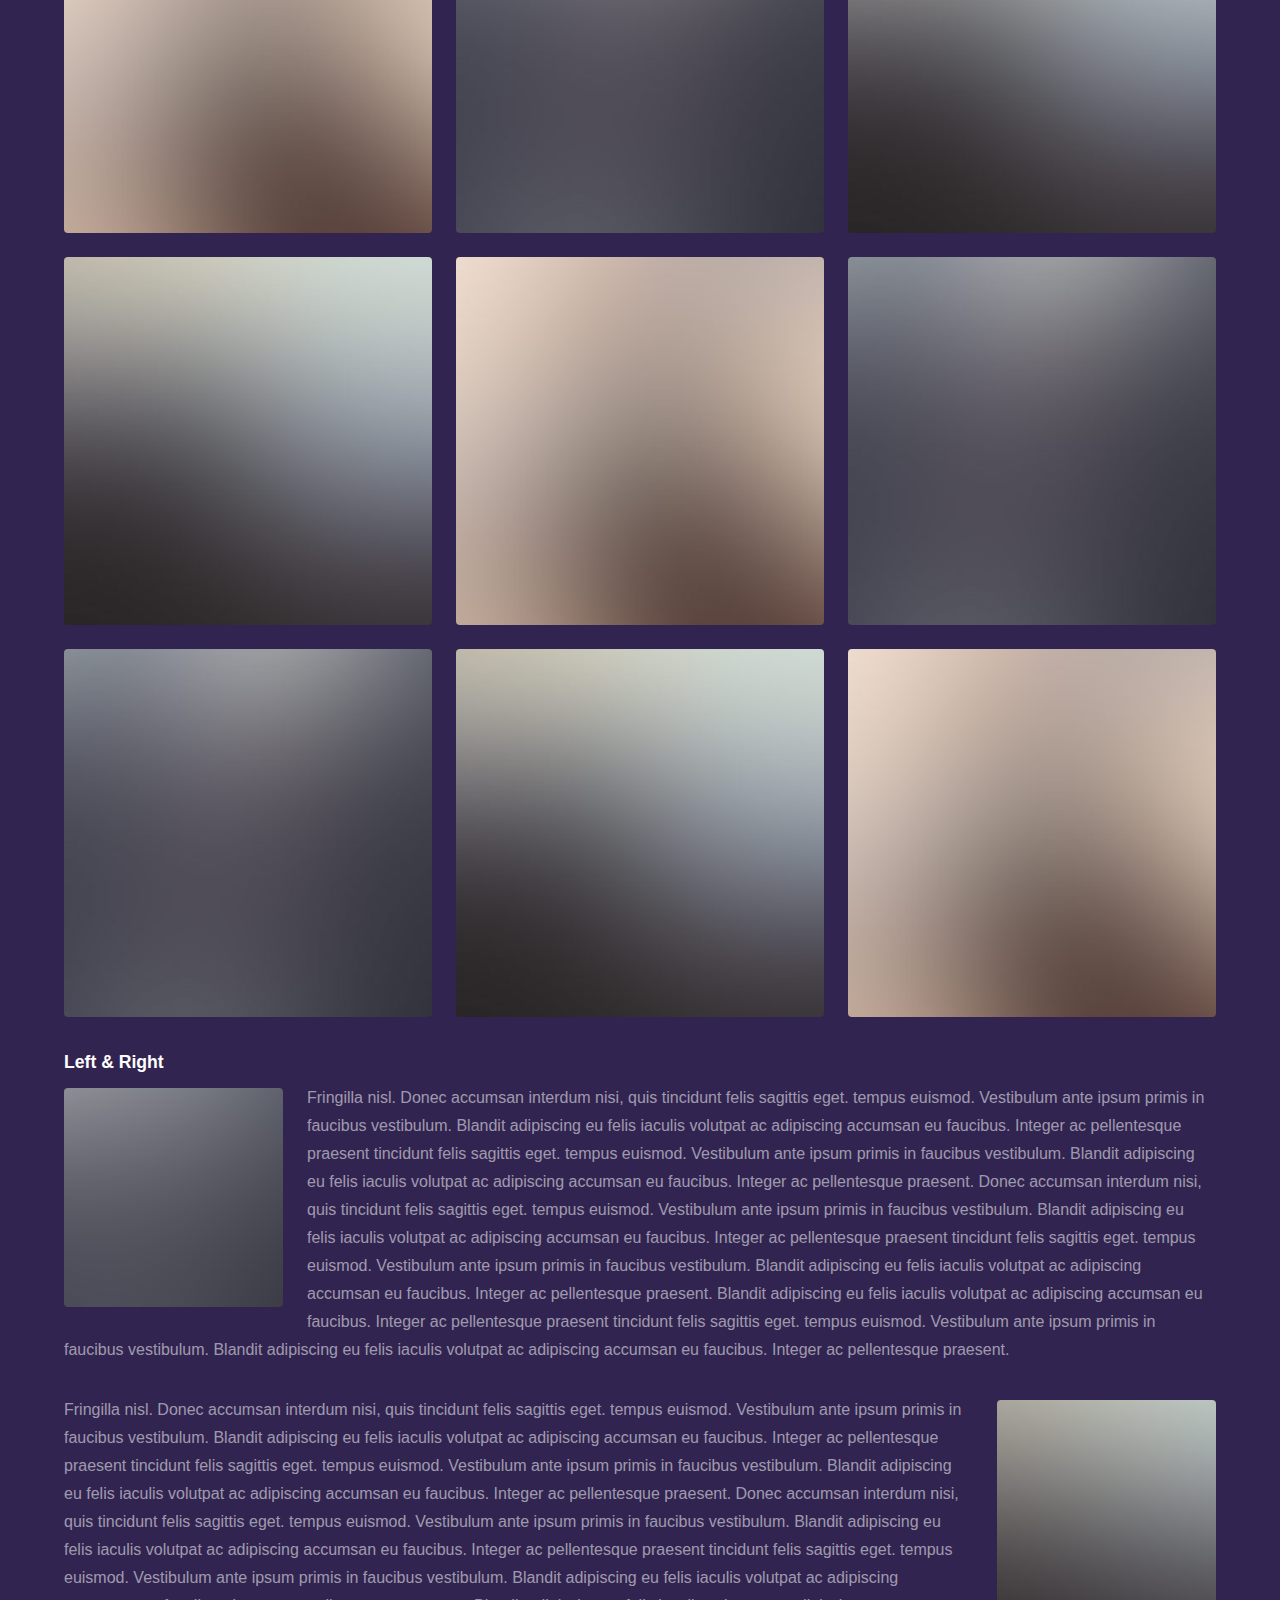
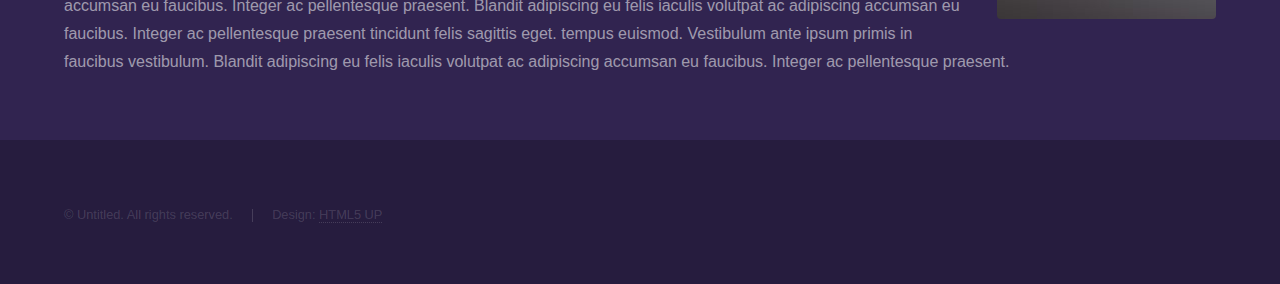
<file: elements.html>
<!DOCTYPE HTML>
<!--
	Hyperspace by HTML5 UP
	html5up.net | @ajlkn
	Free for personal and commercial use under the CCA 3.0 license (html5up.net/license)
-->
<html>
	<head>
		<title>Elements - Hyperspace by HTML5 UP</title>
		<meta charset="utf-8" />
		<meta name="viewport" content="width=device-width, initial-scale=1, user-scalable=no" />
		<link rel="stylesheet" href="assets/css/main.css" />
		<noscript><link rel="stylesheet" href="assets/css/noscript.css" /></noscript>
	</head>
	<body class="is-preload">

		<!-- Header -->
			<header id="header">
				<a href="index.html" class="title">Hyperspace</a>
				<nav>
					<ul>
						<li><a href="index.html">Home</a></li>
						<li><a href="generic.html">CV</a></li>
						<li><a href="elements.html"  class="active">Elements</a></li>
					</ul>
				</nav>
			</header>

		<!-- Wrapper -->
			<div id="wrapper">

				<!-- Main -->
					<section id="main" class="wrapper">
						<div class="inner">
							<h1 class="major">Elements</h1>

							<!-- Text -->
								<section>
									<h2>Text</h2>
									<p>This is <b>bold</b> and this is <strong>strong</strong>. This is <i>italic</i> and this is <em>emphasized</em>.
									This is <sup>superscript</sup> text and this is <sub>subscript</sub> text.
									This is <u>underlined</u> and this is code: <code>for (;;) { ... }</code>. Finally, <a href="#">this is a link</a>.</p>
									<hr />
									<p>Nunc lacinia ante nunc ac lobortis. Interdum adipiscing gravida odio porttitor sem non mi integer non faucibus ornare mi ut ante amet placerat aliquet. Volutpat eu sed ante lacinia sapien lorem accumsan varius montes viverra nibh in adipiscing blandit tempus accumsan.</p>
									<hr />
									<h2>Heading Level 2</h2>
									<h3>Heading Level 3</h3>
									<h4>Heading Level 4</h4>
									<hr />
									<h3>Blockquote</h3>
									<blockquote>Fringilla nisl. Donec accumsan interdum nisi, quis tincidunt felis sagittis eget tempus euismod. Vestibulum ante ipsum primis in faucibus vestibulum. Blandit adipiscing eu felis iaculis volutpat ac adipiscing accumsan faucibus. Vestibulum ante ipsum primis in faucibus lorem ipsum dolor sit amet nullam adipiscing eu felis.</blockquote>
									<h3>Preformatted</h3>
									<pre><code>i = 0;

while (!deck.isInOrder()) {
    print 'Iteration ' + i;
    deck.shuffle();
    i++;
}

print 'It took ' + i + ' iterations to sort the deck.';</code></pre>
								</section>

							<!-- Lists -->
								<section>
									<h2>Lists</h2>
									<div class="row">
										<div class="col-6 col-12-medium">
											<h3>Unordered</h3>
											<ul>
												<li>Dolor pulvinar etiam.</li>
												<li>Sagittis adipiscing.</li>
												<li>Felis enim feugiat.</li>
											</ul>
											<h3>Alternate</h3>
											<ul class="alt">
												<li>Dolor pulvinar etiam.</li>
												<li>Sagittis adipiscing.</li>
												<li>Felis enim feugiat.</li>
											</ul>
										</div>
										<div class="col-6 col-12-medium">
											<h3>Ordered</h3>
											<ol>
												<li>Dolor pulvinar etiam.</li>
												<li>Etiam vel felis viverra.</li>
												<li>Felis enim feugiat.</li>
												<li>Dolor pulvinar etiam.</li>
												<li>Etiam vel felis lorem.</li>
												<li>Felis enim et feugiat.</li>
											</ol>
											<h3>Icons</h3>
											<ul class="icons">
												<li><a href="#" class="icon brands fa-twitter"><span class="label">Twitter</span></a></li>
												<li><a href="#" class="icon brands fa-facebook-f"><span class="label">Facebook</span></a></li>
												<li><a href="#" class="icon brands fa-instagram"><span class="label">Instagram</span></a></li>
												<li><a href="#" class="icon brands fa-github"><span class="label">Github</span></a></li>
											</ul>
										</div>
									</div>
									<h2>Actions</h2>
									<div class="row">
										<div class="col-6 col-12-medium">
											<ul class="actions">
												<li><a href="#" class="button primary">Default</a></li>
												<li><a href="#" class="button">Default</a></li>
											</ul>
											<ul class="actions small">
												<li><a href="#" class="button primary small">Small</a></li>
												<li><a href="#" class="button small">Small</a></li>
											</ul>
											<ul class="actions stacked">
												<li><a href="#" class="button primary">Default</a></li>
												<li><a href="#" class="button">Default</a></li>
											</ul>
											<ul class="actions stacked">
												<li><a href="#" class="button primary small">Small</a></li>
												<li><a href="#" class="button small">Small</a></li>
											</ul>
										</div>
										<div class="col-6 col-12-medium">
											<ul class="actions stacked">
												<li><a href="#" class="button primary fit">Default</a></li>
												<li><a href="#" class="button fit">Default</a></li>
											</ul>
											<ul class="actions stacked">
												<li><a href="#" class="button primary small fit">Small</a></li>
												<li><a href="#" class="button small fit">Small</a></li>
											</ul>
										</div>
									</div>
								</section>

							<!-- Table -->
								<section>
									<h2>Table</h2>
									<h3>Default</h3>
									<div class="table-wrapper">
										<table>
											<thead>
												<tr>
													<th>Name</th>
													<th>Description</th>
													<th>Price</th>
												</tr>
											</thead>
											<tbody>
												<tr>
													<td>Item One</td>
													<td>Ante turpis integer aliquet porttitor.</td>
													<td>29.99</td>
												</tr>
												<tr>
													<td>Item Two</td>
													<td>Vis ac commodo adipiscing arcu aliquet.</td>
													<td>19.99</td>
												</tr>
												<tr>
													<td>Item Three</td>
													<td> Morbi faucibus arcu accumsan lorem.</td>
													<td>29.99</td>
												</tr>
												<tr>
													<td>Item Four</td>
													<td>Vitae integer tempus condimentum.</td>
													<td>19.99</td>
												</tr>
												<tr>
													<td>Item Five</td>
													<td>Ante turpis integer aliquet porttitor.</td>
													<td>29.99</td>
												</tr>
											</tbody>
											<tfoot>
												<tr>
													<td colspan="2"></td>
													<td>100.00</td>
												</tr>
											</tfoot>
										</table>
									</div>

									<h3>Alternate</h3>
									<div class="table-wrapper">
										<table class="alt">
											<thead>
												<tr>
													<th>Name</th>
													<th>Description</th>
													<th>Price</th>
												</tr>
											</thead>
											<tbody>
												<tr>
													<td>Item One</td>
													<td>Ante turpis integer aliquet porttitor.</td>
													<td>29.99</td>
												</tr>
												<tr>
													<td>Item Two</td>
													<td>Vis ac commodo adipiscing arcu aliquet.</td>
													<td>19.99</td>
												</tr>
												<tr>
													<td>Item Three</td>
													<td> Morbi faucibus arcu accumsan lorem.</td>
													<td>29.99</td>
												</tr>
												<tr>
													<td>Item Four</td>
													<td>Vitae integer tempus condimentum.</td>
													<td>19.99</td>
												</tr>
												<tr>
													<td>Item Five</td>
													<td>Ante turpis integer aliquet porttitor.</td>
													<td>29.99</td>
												</tr>
											</tbody>
											<tfoot>
												<tr>
													<td colspan="2"></td>
													<td>100.00</td>
												</tr>
											</tfoot>
										</table>
									</div>
								</section>

							<!-- Buttons -->
								<section>
									<h3>Buttons</h3>
									<ul class="actions">
										<li><a href="#" class="button primary">Primary</a></li>
										<li><a href="#" class="button">Default</a></li>
									</ul>
									<ul class="actions">
										<li><a href="#" class="button large">Large</a></li>
										<li><a href="#" class="button">Default</a></li>
										<li><a href="#" class="button small">Small</a></li>
									</ul>
									<ul class="actions fit">
										<li><a href="#" class="button primary fit">Fit</a></li>
										<li><a href="#" class="button fit">Fit</a></li>
										<li><a href="#" class="button fit">Fit</a></li>
									</ul>
									<ul class="actions fit small">
										<li><a href="#" class="button primary fit small">Fit + Small</a></li>
										<li><a href="#" class="button fit small">Fit + Small</a></li>
										<li><a href="#" class="button fit small">Fit + Small</a></li>
									</ul>
									<ul class="actions">
										<li><a href="#" class="button primary icon solid fa-download">Icon</a></li>
										<li><a href="#" class="button icon solid fa-upload">Icon</a></li>
										<li><a href="#" class="button icon solid fa-save">Icon</a></li>
									</ul>
									<ul class="actions">
										<li><span class="button primary disabled">Disabled</span></li>
										<li><span class="button disabled">Disabled</span></li>
									</ul>
								</section>

							<!-- Form -->
								<section>
									<h2>Form</h2>
									<form method="post" action="#">
										<div class="row gtr-uniform">
											<div class="col-6 col-12-xsmall">
												<input type="text" name="demo-name" id="demo-name" value="" placeholder="Name" />
											</div>
											<div class="col-6 col-12-xsmall">
												<input type="email" name="demo-email" id="demo-email" value="" placeholder="Email" />
											</div>
											<div class="col-12">
												<select name="demo-category" id="demo-category">
													<option value="">- Category -</option>
													<option value="1">Manufacturing</option>
													<option value="1">Shipping</option>
													<option value="1">Administration</option>
													<option value="1">Human Resources</option>
												</select>
											</div>
											<div class="col-4 col-12-small">
												<input type="radio" id="demo-priority-low" name="demo-priority" checked>
												<label for="demo-priority-low">Low</label>
											</div>
											<div class="col-4 col-12-small">
												<input type="radio" id="demo-priority-normal" name="demo-priority">
												<label for="demo-priority-normal">Normal</label>
											</div>
											<div class="col-4 col-12-small">
												<input type="radio" id="demo-priority-high" name="demo-priority">
												<label for="demo-priority-high">High</label>
											</div>
											<div class="col-6 col-12-small">
												<input type="checkbox" id="demo-copy" name="demo-copy">
												<label for="demo-copy">Email me a copy</label>
											</div>
											<div class="col-6 col-12-small">
												<input type="checkbox" id="demo-human" name="demo-human" checked>
												<label for="demo-human">Not a robot</label>
											</div>
											<div class="col-12">
												<textarea name="demo-message" id="demo-message" placeholder="Enter your message" rows="6"></textarea>
											</div>
											<div class="col-12">
												<ul class="actions">
													<li><input type="submit" value="Send Message" class="primary" /></li>
													<li><input type="reset" value="Reset" /></li>
												</ul>
											</div>
										</div>
									</form>
								</section>

							<!-- Image -->
								<section>
									<h2>Image</h2>
									<h3>Fit</h3>
									<div class="box alt">
										<div class="row gtr-uniform">
											<div class="col-12"><span class="image fit"><img src="images/pic04.jpg" alt="Sample image 4" /></span></div>
											<div class="col-4"><span class="image fit"><img src="images/pic01.jpg" alt="Sample image 1" /></span></div>
											<div class="col-4"><span class="image fit"><img src="images/pic02.jpg" alt="Sample image 2" /></span></div>
											<div class="col-4"><span class="image fit"><img src="images/pic03.jpg" alt="Sample image 3" /></span></div>
											<div class="col-4"><span class="image fit"><img src="images/pic03.jpg" alt="Sample image 3" /></span></div>
											<div class="col-4"><span class="image fit"><img src="images/pic01.jpg" alt="Sample image 1" /></span></div>
											<div class="col-4"><span class="image fit"><img src="images/pic02.jpg" alt="Sample image 2" /></span></div>
											<div class="col-4"><span class="image fit"><img src="images/pic02.jpg" alt="Sample image 2" /></span></div>
											<div class="col-4"><span class="image fit"><img src="images/pic03.jpg" alt="Sample image 3" /></span></div>
											<div class="col-4"><span class="image fit"><img src="images/pic01.jpg" alt="Sample image 1" /></span></div>
										</div>
									</div>
									<h3>Left &amp; Right</h3>
									<p><span class="image left"><img src="images/pic05.jpg" alt="Sample image 5" /></span>Fringilla nisl. Donec accumsan interdum nisi, quis tincidunt felis sagittis eget. tempus euismod. Vestibulum ante ipsum primis in faucibus vestibulum. Blandit adipiscing eu felis iaculis volutpat ac adipiscing accumsan eu faucibus. Integer ac pellentesque praesent tincidunt felis sagittis eget. tempus euismod. Vestibulum ante ipsum primis in faucibus vestibulum. Blandit adipiscing eu felis iaculis volutpat ac adipiscing accumsan eu faucibus. Integer ac pellentesque praesent. Donec accumsan interdum nisi, quis tincidunt felis sagittis eget. tempus euismod. Vestibulum ante ipsum primis in faucibus vestibulum. Blandit adipiscing eu felis iaculis volutpat ac adipiscing accumsan eu faucibus. Integer ac pellentesque praesent tincidunt felis sagittis eget. tempus euismod. Vestibulum ante ipsum primis in faucibus vestibulum. Blandit adipiscing eu felis iaculis volutpat ac adipiscing accumsan eu faucibus. Integer ac pellentesque praesent. Blandit adipiscing eu felis iaculis volutpat ac adipiscing accumsan eu faucibus. Integer ac pellentesque praesent tincidunt felis sagittis eget. tempus euismod. Vestibulum ante ipsum primis in faucibus vestibulum. Blandit adipiscing eu felis iaculis volutpat ac adipiscing accumsan eu faucibus. Integer ac pellentesque praesent.</p>
									<p><span class="image right"><img src="images/pic06.jpg" alt="Sample image 6" /></span>Fringilla nisl. Donec accumsan interdum nisi, quis tincidunt felis sagittis eget. tempus euismod. Vestibulum ante ipsum primis in faucibus vestibulum. Blandit adipiscing eu felis iaculis volutpat ac adipiscing accumsan eu faucibus. Integer ac pellentesque praesent tincidunt felis sagittis eget. tempus euismod. Vestibulum ante ipsum primis in faucibus vestibulum. Blandit adipiscing eu felis iaculis volutpat ac adipiscing accumsan eu faucibus. Integer ac pellentesque praesent. Donec accumsan interdum nisi, quis tincidunt felis sagittis eget. tempus euismod. Vestibulum ante ipsum primis in faucibus vestibulum. Blandit adipiscing eu felis iaculis volutpat ac adipiscing accumsan eu faucibus. Integer ac pellentesque praesent tincidunt felis sagittis eget. tempus euismod. Vestibulum ante ipsum primis in faucibus vestibulum. Blandit adipiscing eu felis iaculis volutpat ac adipiscing accumsan eu faucibus. Integer ac pellentesque praesent. Blandit adipiscing eu felis iaculis volutpat ac adipiscing accumsan eu faucibus. Integer ac pellentesque praesent tincidunt felis sagittis eget. tempus euismod. Vestibulum ante ipsum primis in faucibus vestibulum. Blandit adipiscing eu felis iaculis volutpat ac adipiscing accumsan eu faucibus. Integer ac pellentesque praesent.</p>
								</section>

						</div>
					</section>

			</div>

		<!-- Footer -->
			<footer id="footer" class="wrapper alt">
				<div class="inner">
					<ul class="menu">
						<li>&copy; Untitled. All rights reserved.</li><li>Design: <a href="http://html5up.net">HTML5 UP</a></li>
					</ul>
				</div>
			</footer>

		<!-- Scripts -->
			<script src="assets/js/jquery.min.js"></script>
			<script src="assets/js/jquery.scrollex.min.js"></script>
			<script src="assets/js/jquery.scrolly.min.js"></script>
			<script src="assets/js/browser.min.js"></script>
			<script src="assets/js/breakpoints.min.js"></script>
			<script src="assets/js/util.js"></script>
			<script src="assets/js/main.js"></script>

	</body>
</html>
</file>
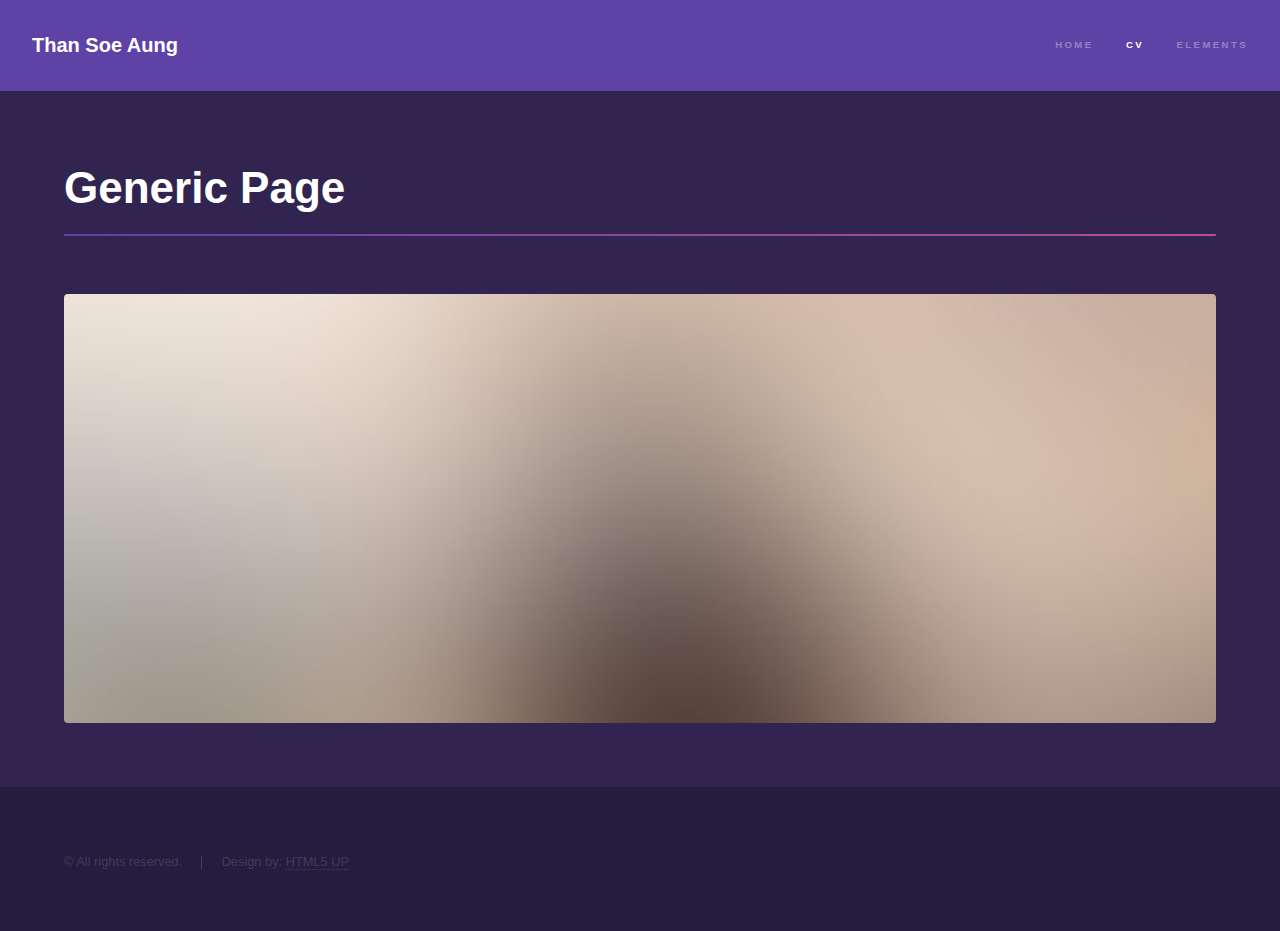
<file: generic.html>
<!DOCTYPE HTML>
<html>
	<head>
		<title>Than Soe The Analyst</title>
		<meta charset="utf-8" />
		<meta name="viewport" content="width=device-width, initial-scale=1, user-scalable=no" />
		<link rel="stylesheet" href="assets/css/main.css" />
		<noscript><link rel="stylesheet" href="assets/css/noscript.css" /></noscript>
	</head>
	<body class="is-preload">

		<!-- Header -->
			<header id="header">
				<a href="index.html" class="title">Than Soe Aung</a>
				<nav>
					<ul>
						<li><a href="index.html">Home</a></li>
						<li><a href="generic.html" class="active">CV</a></li>
						<li><a href="elements.html">Elements</a></li>
					</ul>
				</nav>
			</header>

		<!-- Wrapper -->
			<div id="wrapper">

				<!-- Main -->
					<section id="main" class="wrapper">
						<div class="inner">
							<h1 class="major">Generic Page</h1>
							<span class="image fit"><img src="images/pic04.jpg" alt="" /></span>
							</div>
					</section>

			</div>

		<!-- Footer -->
			<footer id="footer" class="wrapper alt">
				<div class="inner">
					<ul class="menu">
						<li>&copy; All rights reserved.</li><li>Design by: <a href="http://html5up.net">HTML5 UP</a></li>
					</ul>
				</div>
			</footer>

		<!-- Scripts -->
			<script src="assets/js/jquery.min.js"></script>
			<script src="assets/js/jquery.scrollex.min.js"></script>
			<script src="assets/js/jquery.scrolly.min.js"></script>
			<script src="assets/js/browser.min.js"></script>
			<script src="assets/js/breakpoints.min.js"></script>
			<script src="assets/js/util.js"></script>
			<script src="assets/js/main.js"></script>

	</body>
</html>
</file>
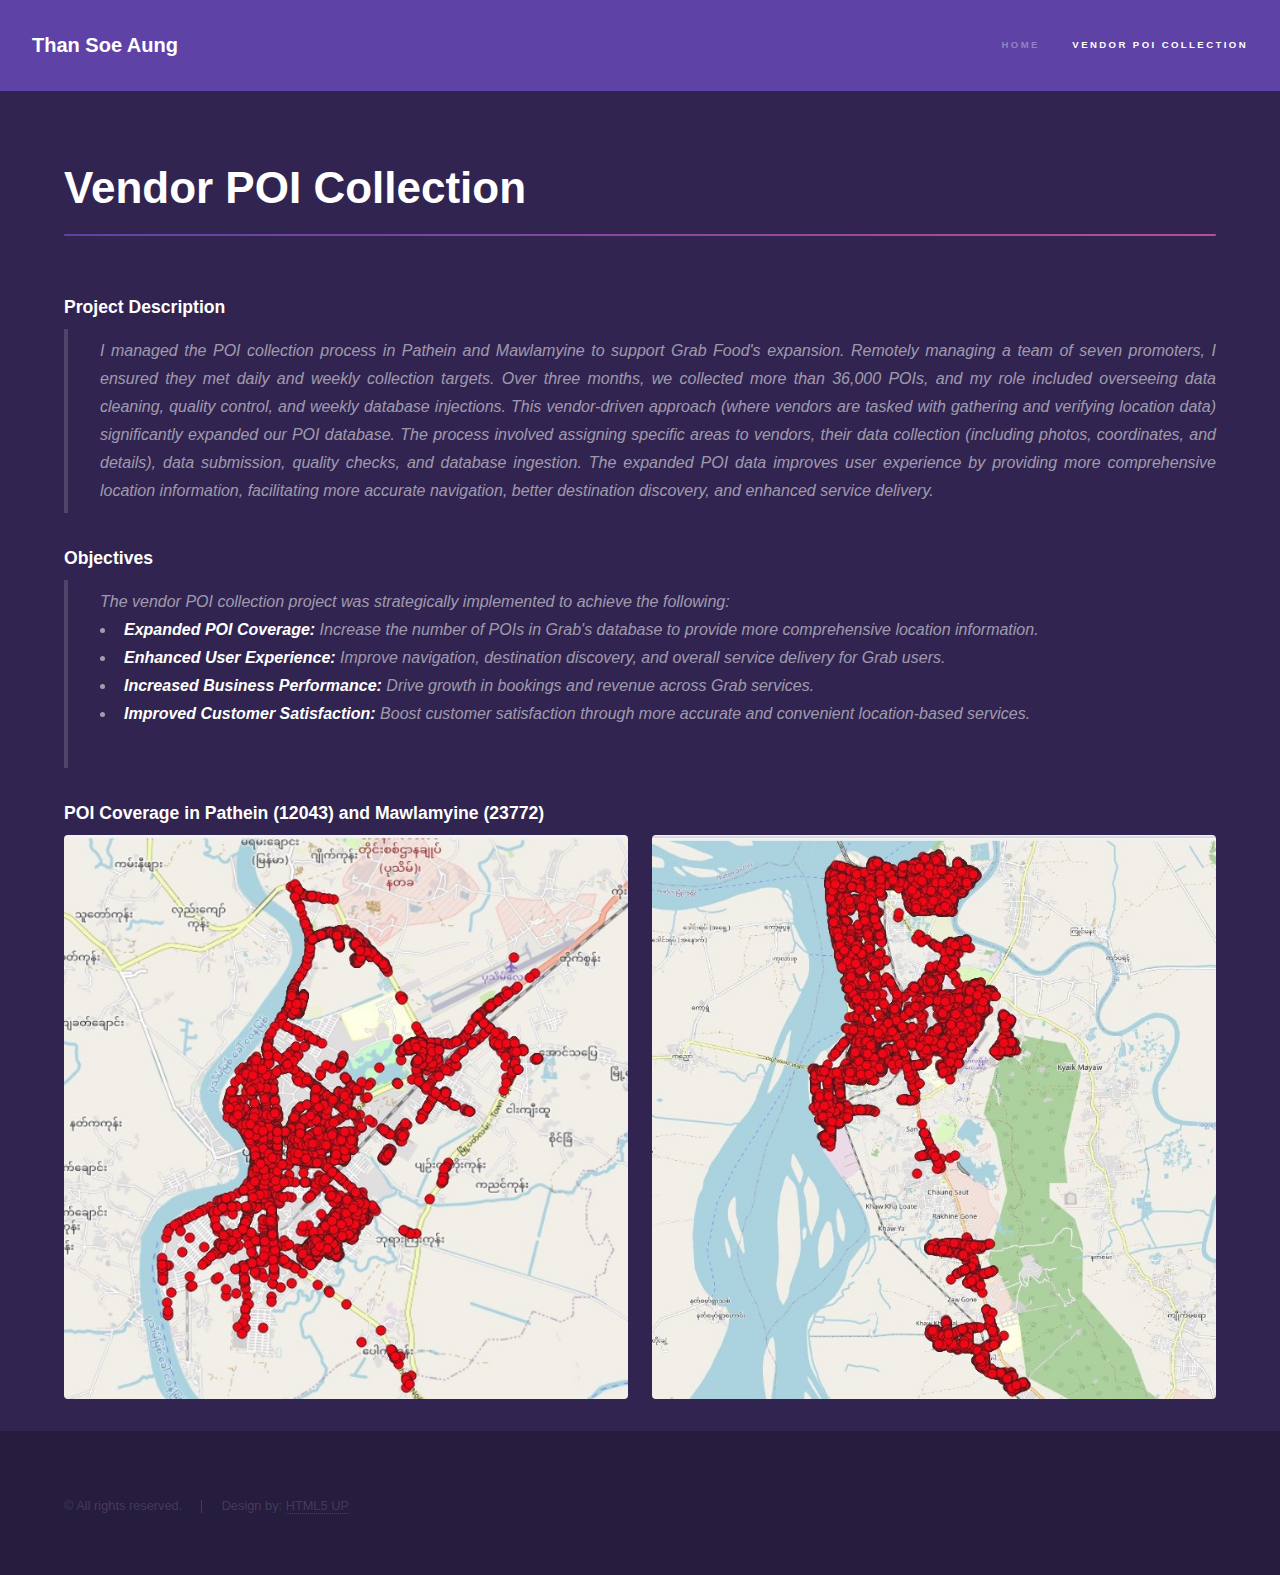
<file: project01.html>
<!DOCTYPE HTML>
<html>
	<head>
		<title>Than Soe The Analyst</title>
		<meta charset="utf-8" />
		<meta name="viewport" content="width=device-width, initial-scale=1, user-scalable=no" />
		<link rel="stylesheet" href="assets/css/main.css" />
		<noscript><link rel="stylesheet" href="assets/css/noscript.css" /></noscript>
	</head>
	<body class="is-preload">

		<!-- Header -->
			<header id="header">
				<a href="index.html" class="title">Than Soe Aung</a>
				<nav>
					<ul>
						<li><a href="index.html">Home</a></li>
						<li><a href="project01.html" class="active">Vendor POI Collection</a></li>
					</ul>
				</nav>
			</header>

		<!-- Wrapper -->
			<div id="wrapper">

				<!-- Main -->
					<section id="main" class="wrapper">
						<div class="inner">
							<h1 class="major">Vendor POI Collection</h1>
							<h3>Project Description</h3>
							<blockquote style="text-align: justify;">I managed the POI collection process in Pathein and Mawlamyine to support Grab Food's expansion.  Remotely managing a team of seven promoters, I ensured they met daily and weekly collection targets.  Over three months, we collected more than 36,000 POIs, and my role included overseeing data cleaning, quality control, and weekly database injections. This vendor-driven approach (where vendors are tasked with gathering and verifying location data) significantly expanded our POI database.  The process involved assigning specific areas to vendors, their data collection (including photos, coordinates, and details), data submission, quality checks, and database ingestion.  The expanded POI data improves user experience by providing more comprehensive location information, facilitating more accurate navigation, better destination discovery, and enhanced service delivery.</blockquote>
							<h3>Objectives</h3>
							<blockquote>
								The vendor POI collection project was strategically implemented to achieve the following:
								<ul>
									<li><strong>Expanded POI Coverage:</strong> Increase the number of POIs in Grab's database to provide more comprehensive location information.</li>
									<li><strong>Enhanced User Experience:</strong> Improve navigation, destination discovery, and overall service delivery for Grab users.
									</li>
									<li><strong>Increased Business Performance:</strong> Drive growth in bookings and revenue across Grab services.
									</li>
									<li><strong>Improved Customer Satisfaction:</strong> Boost customer satisfaction through more accurate and convenient location-based services.
									</li>
								</ul>
							</blockquote>
							<h3 style="margin-top: 20px;">POI Coverage in Pathein (12043) and Mawlamyine (23772)</h3>
							<div class="row gtr-uniform">
								<div class="col-6"><span class="image fit"><img src="images/poi-coverage-pathein.jpg" alt="POI coverage in Pathein" /></span></div>
								<div class="col-6"><span class="image fit"><img src="images/poi-coverage-mawlamyine.jpg" alt="POI coverage in Mawlamyine" /></span></div>
								
							</div>
						</div>
					</section>

			</div>

		<!-- Footer -->
			<footer id="footer" class="wrapper alt">
				<div class="inner">
					<ul class="menu">
						<li>&copy; All rights reserved.</li><li>Design by: <a href="http://html5up.net">HTML5 UP</a></li>
					</ul>
				</div>
			</footer>

		<!-- Scripts -->
			<script src="assets/js/jquery.min.js"></script>
			<script src="assets/js/jquery.scrollex.min.js"></script>
			<script src="assets/js/jquery.scrolly.min.js"></script>
			<script src="assets/js/browser.min.js"></script>
			<script src="assets/js/breakpoints.min.js"></script>
			<script src="assets/js/util.js"></script>
			<script src="assets/js/main.js"></script>

	</body>
</html>
</file>
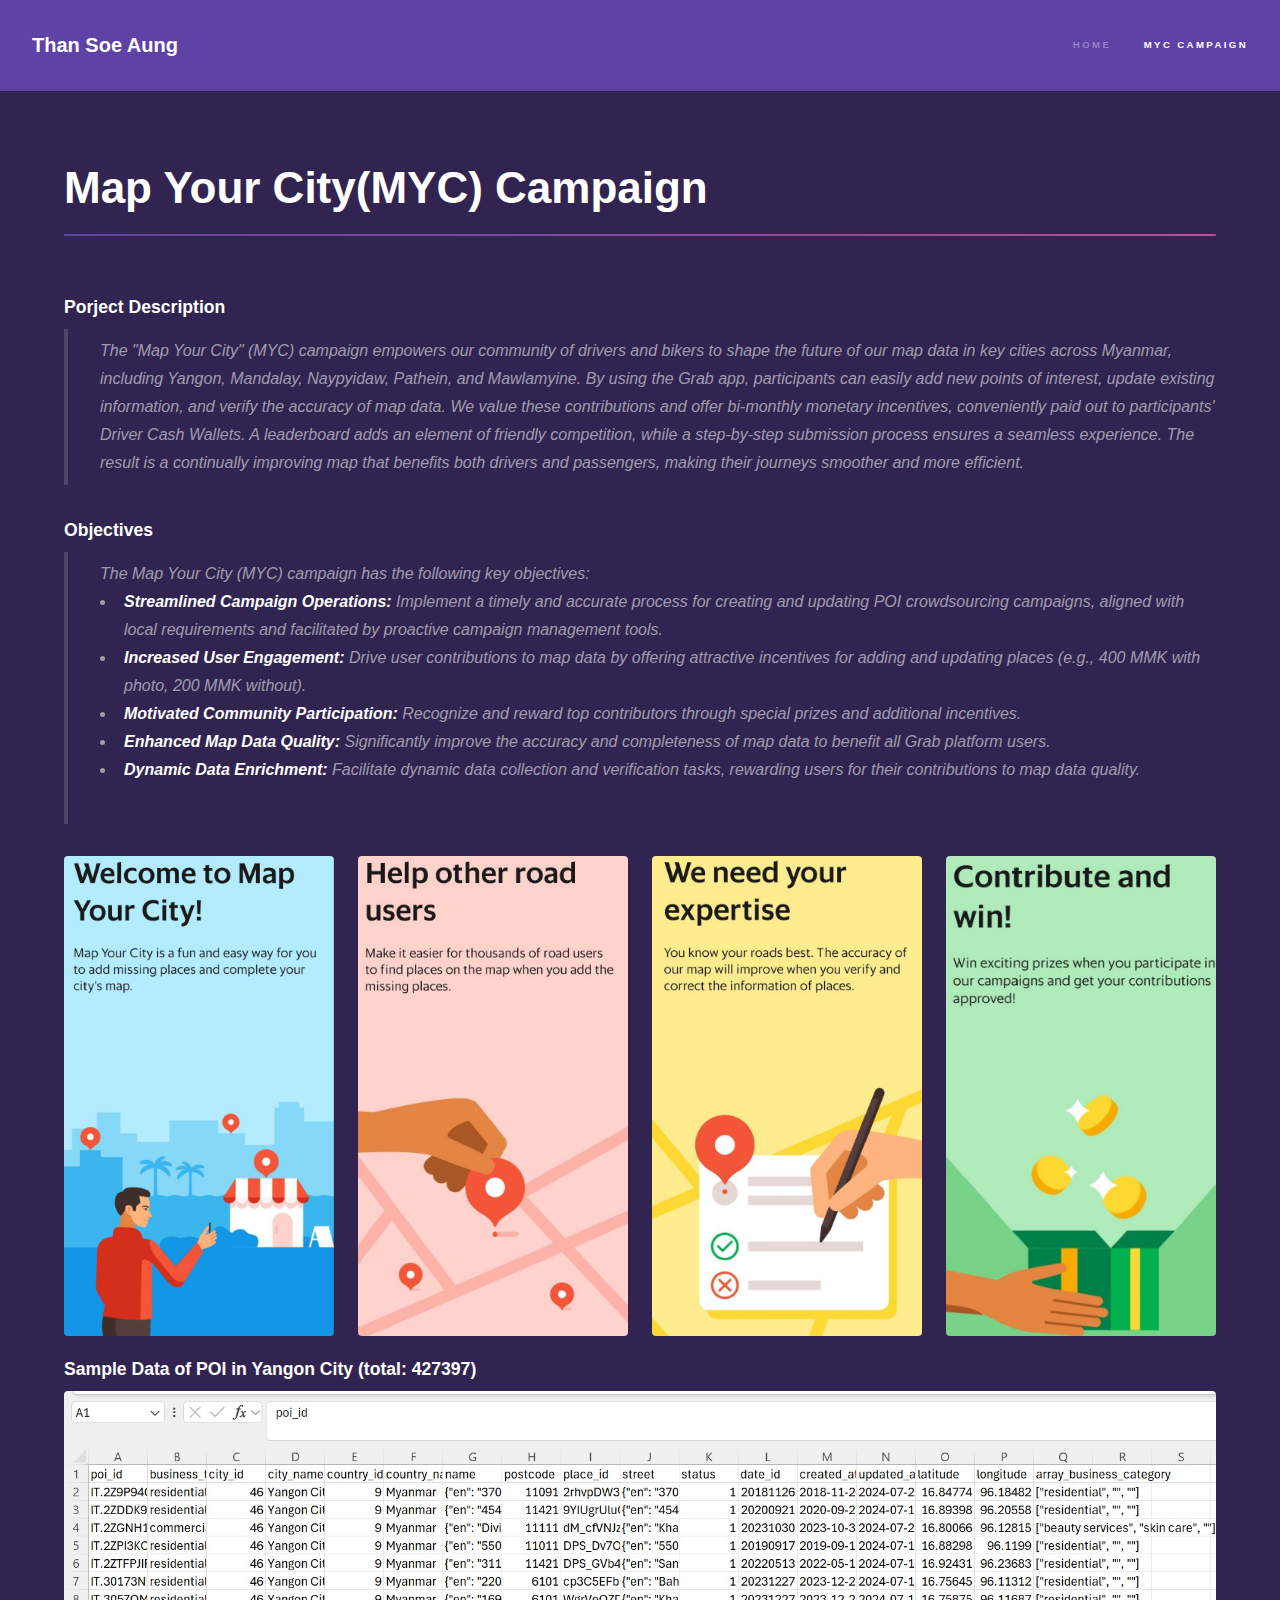
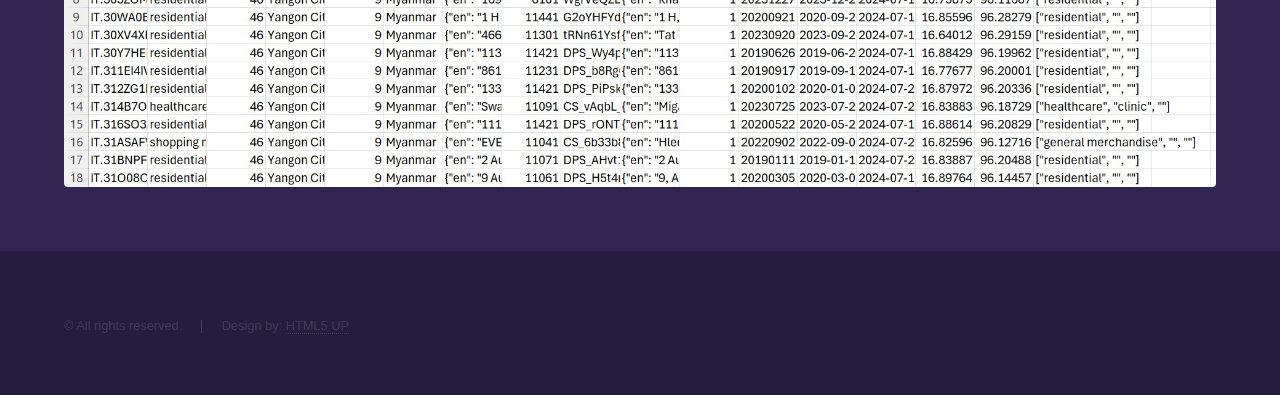
<file: project02.html>
<!DOCTYPE HTML>
<html>
	<head>
		<title>Than Soe The Analyst</title>
		<meta charset="utf-8" />
		<meta name="viewport" content="width=device-width, initial-scale=1, user-scalable=no" />
		<link rel="stylesheet" href="assets/css/main.css" />
		<noscript><link rel="stylesheet" href="assets/css/noscript.css" /></noscript>
	</head>
	<body class="is-preload">

		<!-- Header -->
			<header id="header">
				<a href="index.html" class="title">Than Soe Aung</a>
				<nav>
					<ul>
						<li><a href="index.html">Home</a></li>
						<li><a href="project02.html" class="active">MYC Campaign</a></li>
					</ul>
				</nav>
			</header>

		<!-- Wrapper -->
			<div id="wrapper">

			<!-- Main -->
				<section id="main" class="wrapper">
					<div class="inner">
						<h1 class="major">Map Your City(MYC) Campaign</h1>

						<h3>Porject Description</h3>
						<blockquote>The "Map Your City" (MYC) campaign empowers our community of drivers and bikers to shape the future of our map data in key cities across Myanmar, including Yangon, Mandalay, Naypyidaw, Pathein, and Mawlamyine.  By using the Grab app, participants can easily add new points of interest, update existing information, and verify the accuracy of map data.  We value these contributions and offer bi-monthly monetary incentives, conveniently paid out to participants' Driver Cash Wallets.  A leaderboard adds an element of friendly competition, while a step-by-step submission process ensures a seamless experience.  The result is a continually improving map that benefits both drivers and passengers, making their journeys smoother and more efficient.</blockquote>

						<h3>Objectives</h3>
						<blockquote>The Map Your City (MYC) campaign has the following key objectives:
							<ul>
								<li><strong>Streamlined Campaign Operations:</strong> Implement a timely and accurate process for creating and updating POI crowdsourcing campaigns, aligned with local requirements and facilitated by proactive campaign management tools.</li>
								<li><strong>Increased User Engagement:</strong> Drive user contributions to map data by offering attractive incentives for adding and updating places (e.g., 400 MMK with photo, 200 MMK without).</li>
								<li><strong>Motivated Community Participation:</strong> Recognize and reward top contributors through special prizes and additional incentives.</li>
								<li><strong>Enhanced Map Data Quality:</strong> Significantly improve the accuracy and completeness of map data to benefit all Grab platform users.</li>
								<li><strong>Dynamic Data Enrichment:</strong> Facilitate dynamic data collection and verification tasks, rewarding users for their contributions to map data quality.</li>
							</ul>
						</blockquote>

						<div class="row gtr-uniform">
							<div class="col-3"><span class="image fit"><img src="images/myc1.jpg" alt="" /></span></div>
							<div class="col-3"><span class="image fit"><img src="images/myc2.jpg" alt="" /></span></div>
							<div class="col-3"><span class="image fit"><img src="images/myc3.jpg" alt="" /></span></div>
							<div class="col-3"><span class="image fit"><img src="images/myc4.jpg" alt="" /></span></div>
						</div>

						<h3 style="margin-top: 20px;">Sample Data of POI in Yangon City (total: 427397)</h3>
						<div class="col-12"><span class="image fit"><img src="images/poi-sample-data.jpg" alt="" /></span></div>
					</div>
				</section>

			</div>

		<!-- Footer -->
			<footer id="footer" class="wrapper alt">
				<div class="inner">
					<ul class="menu">
						<li>&copy; All rights reserved.</li><li>Design by: <a href="http://html5up.net">HTML5 UP</a></li>
					</ul>
				</div>
			</footer>

		<!-- Scripts -->
			<script src="assets/js/jquery.min.js"></script>
			<script src="assets/js/jquery.scrollex.min.js"></script>
			<script src="assets/js/jquery.scrolly.min.js"></script>
			<script src="assets/js/browser.min.js"></script>
			<script src="assets/js/breakpoints.min.js"></script>
			<script src="assets/js/util.js"></script>
			<script src="assets/js/main.js"></script>

	</body>
</html>
</file>
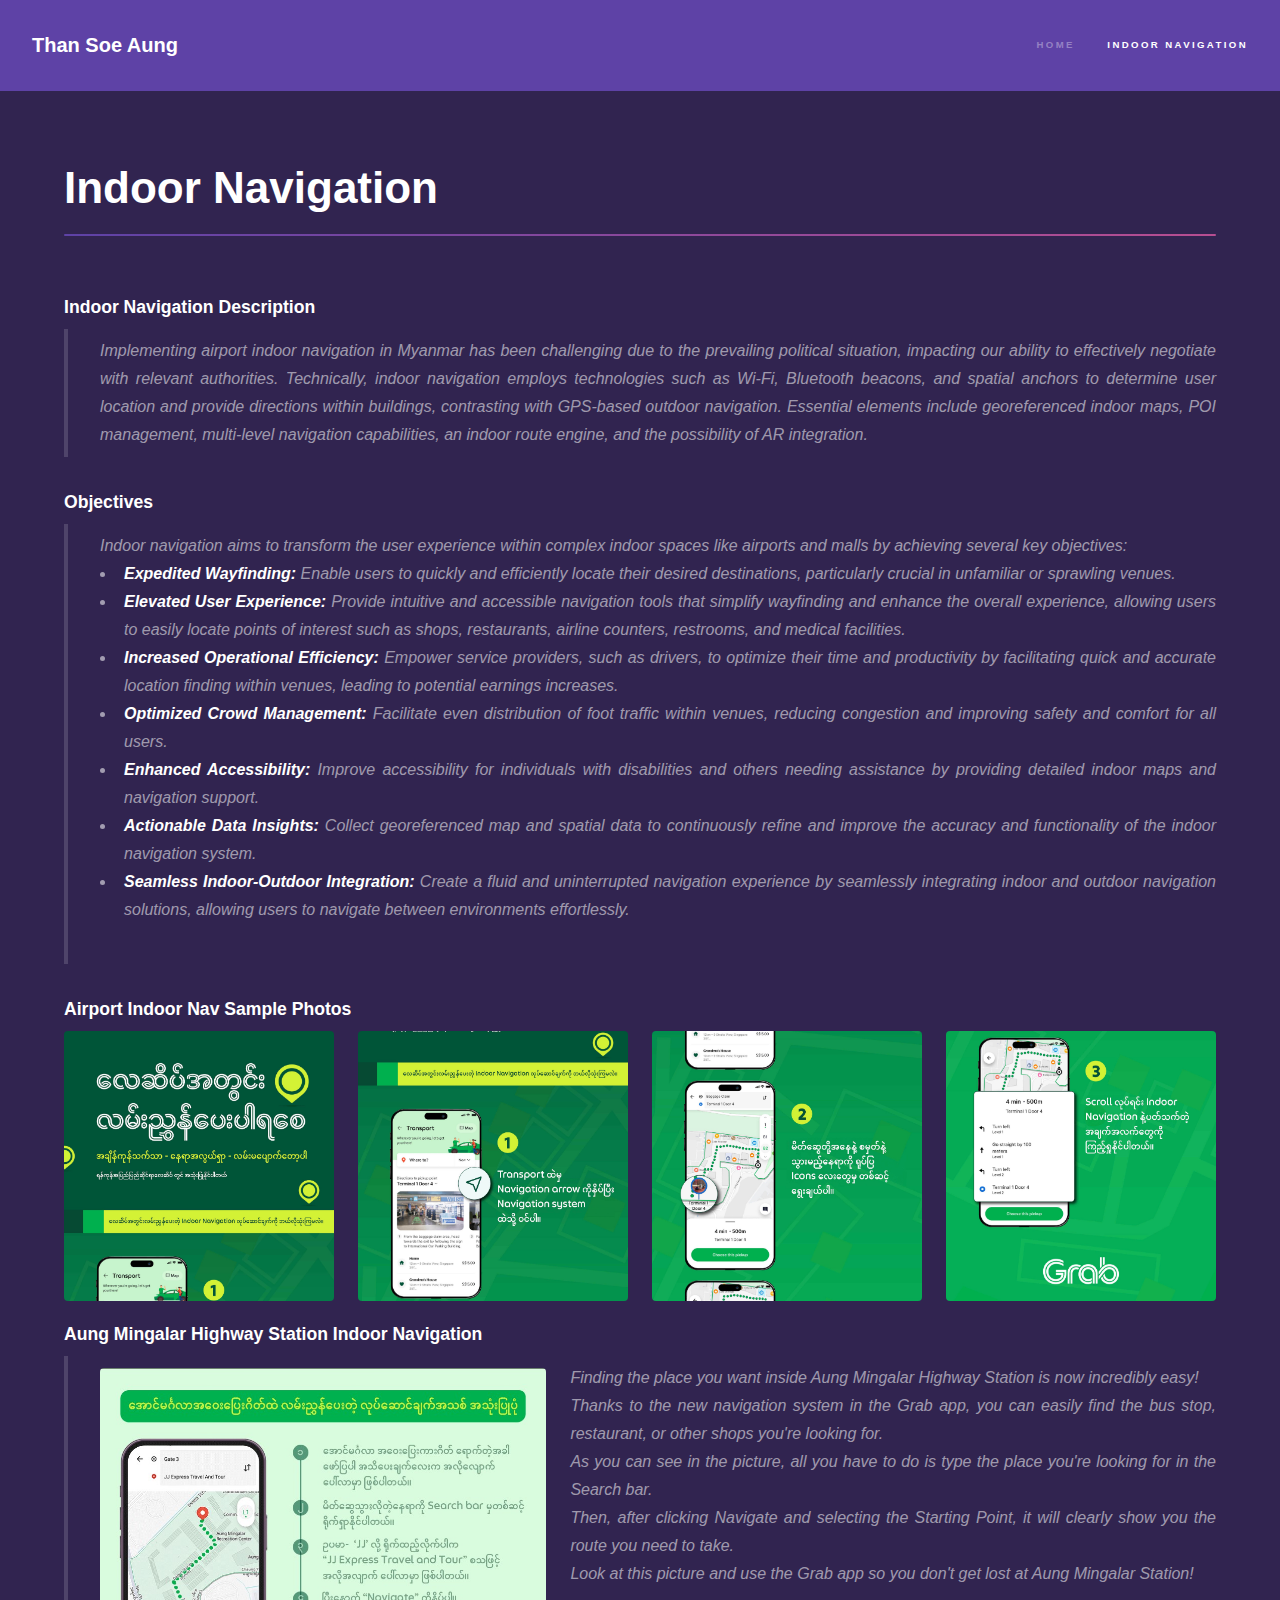
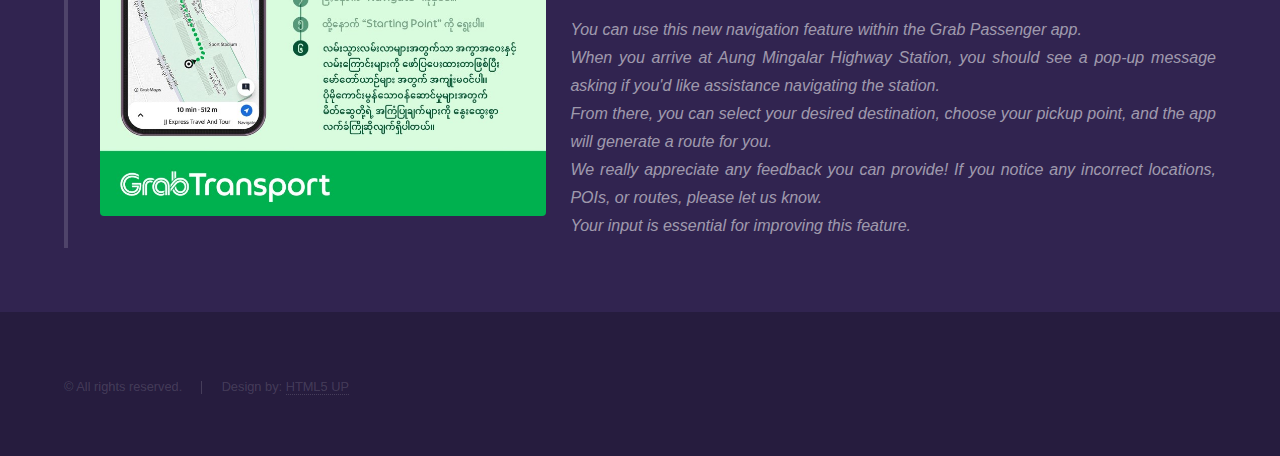
<file: project03.html>
<!DOCTYPE HTML>
<html>
	<head>
		<title>Than Soe The Analyst</title>
		<meta charset="utf-8" />
		<meta name="viewport" content="width=device-width, initial-scale=1, user-scalable=no" />
		<link rel="stylesheet" href="assets/css/main.css" />
		<noscript><link rel="stylesheet" href="assets/css/noscript.css" /></noscript>
	</head>
	<body class="is-preload">

		<!-- Header -->
			<header id="header">
				<a href="index.html" class="title">Than Soe Aung</a>
				<nav>
					<ul>
						<li><a href="index.html">Home</a></li>
						<li><a href="project03.html" class="active">Indoor Navigation</a></li>
					</ul>
				</nav>
			</header>

		<!-- Wrapper -->
			<div id="wrapper">

				<!-- Main -->
					<section id="main" class="wrapper">
						<div class="inner">
							<h1 class="major">Indoor Navigation</h1>
							<h3>Indoor Navigation Description</h3>
							<blockquote style="text-align: justify;">Implementing airport indoor navigation in Myanmar has been challenging due to the prevailing political situation, impacting our ability to effectively negotiate with relevant authorities.  Technically, indoor navigation employs technologies such as Wi-Fi, Bluetooth beacons, and spatial anchors to determine user location and provide directions within buildings, contrasting with GPS-based outdoor navigation.  Essential elements include georeferenced indoor maps, POI management, multi-level navigation capabilities, an indoor route engine, and the possibility of AR integration.</blockquote>
							<h3>Objectives</h3>
							<blockquote style="text-align: justify;">
								Indoor navigation aims to transform the user experience within complex indoor spaces like airports and malls by achieving several key objectives:
								<ul>
									<li><strong>Expedited Wayfinding:</strong>  Enable users to quickly and efficiently locate their desired destinations, particularly crucial in unfamiliar or sprawling venues.
									</li>
									<li><strong>Elevated User Experience:</strong> Provide intuitive and accessible navigation tools that simplify wayfinding and enhance the overall experience, allowing users to easily locate points of interest such as shops, restaurants, airline counters, restrooms, and medical facilities.
									</li>
									<li><strong>Increased Operational Efficiency:</strong>  Empower service providers, such as drivers, to optimize their time and productivity by facilitating quick and accurate location finding within venues, leading to potential earnings increases.
									</li>
									<li><strong>Optimized Crowd Management:</strong>  Facilitate even distribution of foot traffic within venues, reducing congestion and improving safety and comfort for all users.
									</li>
									<li><strong>Enhanced Accessibility:</strong>  Improve accessibility for individuals with disabilities and others needing assistance by providing detailed indoor maps and navigation support.
									</li>
									<li><strong>Actionable Data Insights:</strong>  Collect georeferenced map and spatial data to continuously refine and improve the accuracy and functionality of the indoor navigation system.
									</li>
									<li><strong>Seamless Indoor-Outdoor Integration:</strong>  Create a fluid and uninterrupted navigation experience by seamlessly integrating indoor and outdoor navigation solutions, allowing users to navigate between environments effortlessly.
									</li>
								</ul>
							</blockquote>
							
							<h3>Airport Indoor Nav Sample Photos</h3>
							<div class="row gtr-uniform">
								<div class="col-3"><span class="image fit"><img src="images/airport-indoor-nav1.jpg" alt="" /></span></div>
								<div class="col-3"><span class="image fit"><img src="images/airport-indoor-nav2.jpg" alt="" /></span></div>
								<div class="col-3"><span class="image fit"><img src="images/airport-indoor-nav3.jpg" alt="" /></span></div>
								<div class="col-3"><span class="image fit"><img src="images/airport-indoor-nav4.jpg" alt="" /></span></div>
							</div>	
							<h3 style="margin-top: 20px;">Aung Mingalar Highway Station Indoor Navigation</h3>
							<blockquote style="text-align: justify;"><span class="image left"><img src="images/amgl-indoor-nav.jpg"></span>
								Finding the place you want inside Aung Mingalar Highway Station is now incredibly easy! <br>
								Thanks to the new navigation system in the Grab app, you can easily find the bus stop, restaurant, or other shops you're looking for. <br>
								As you can see in the picture, all you have to do is type the place you're looking for in the Search bar. <br>
								Then, after clicking Navigate and selecting the Starting Point, it will clearly show you the route you need to take. <br>
								Look at this picture and use the Grab app so you don't get lost at Aung Mingalar Station! <br><br>

								You can use this new navigation feature within the Grab Passenger app.  <br>
								When you arrive at Aung Mingalar Highway Station, you should see a pop-up message asking if you'd like assistance navigating the station.  <br>
								From there, you can select your desired destination, choose your pickup point, and the app will generate a route for you.  <br>
								We really appreciate any feedback you can provide!  If you notice any incorrect locations, POIs, or routes, please let us know.  <br>
								Your input is essential for improving this feature.

							</blockquote>						
						</div>
					</section>

			</div>

		<!-- Footer -->
			<footer id="footer" class="wrapper alt">
				<div class="inner">
					<ul class="menu">
						<li>&copy; All rights reserved.</li><li>Design by: <a href="http://html5up.net">HTML5 UP</a></li>
					</ul>
				</div>
			</footer>

		<!-- Scripts -->
			<script src="assets/js/jquery.min.js"></script>
			<script src="assets/js/jquery.scrollex.min.js"></script>
			<script src="assets/js/jquery.scrolly.min.js"></script>
			<script src="assets/js/browser.min.js"></script>
			<script src="assets/js/breakpoints.min.js"></script>
			<script src="assets/js/util.js"></script>
			<script src="assets/js/main.js"></script>

	</body>
</html>
</file>
<file: assets/css/noscript.css>
/*
	Hyperspace by HTML5 UP
	html5up.net | @ajlkn
	Free for personal and commercial use under the CCA 3.0 license (html5up.net/license)
*/

/* Spotlights */

	.spotlights > section > .image:before {
		opacity: 0 !important;
	}

	.spotlights > section > .content > .inner {
		-moz-transform: none !important;
		-webkit-transform: none !important;
		-ms-transform: none !important;
		transform: none !important;
		opacity: 1 !important;
	}

/* Wrapper */

	.wrapper > .inner {
		opacity: 1 !important;
		-moz-transform: none !important;
		-webkit-transform: none !important;
		-ms-transform: none !important;
		transform: none !important;
	}

/* Sidebar */

	#sidebar > .inner {
		opacity: 1 !important;
	}

	#sidebar nav > ul > li {
		-moz-transform: none !important;
		-webkit-transform: none !important;
		-ms-transform: none !important;
		transform: none !important;
		opacity: 1 !important;
	}
</file>
<file: assets/css/main.css>
@import url(fontawesome-all.min.css);

/*
	Hyperspace by HTML5 UP
	html5up.net | @ajlkn
	Free for personal and commercial use under the CCA 3.0 license (html5up.net/license)
*/

html, body, div, span, applet, object,
iframe, h1, h2, h3, h4, h5, h6, p, blockquote,
pre, a, abbr, acronym, address, big, cite,
code, del, dfn, em, img, ins, kbd, q, s, samp,
small, strike, strong, sub, sup, tt, var, b,
u, i, center, dl, dt, dd, ol, ul, li, fieldset,
form, label, legend, table, caption, tbody,
tfoot, thead, tr, th, td, article, aside,
canvas, details, embed, figure, figcaption,
footer, header, hgroup, menu, nav, output, ruby,
section, summary, time, mark, audio, video {
	margin: 0;
	padding: 0;
	border: 0;
	font-size: 100%;
	font: inherit;
	vertical-align: baseline;}

article, aside, details, figcaption, figure,
footer, header, hgroup, menu, nav, section {
	display: block;}

body {
	line-height: 1;
}

ol, ul {
	list-style: none;
}

blockquote, q {
	quotes: none;
}

	blockquote:before, blockquote:after, q:before, q:after {
		content: '';
		content: none;
	}

table {
	border-collapse: collapse;
	border-spacing: 0;
}

body {
	-webkit-text-size-adjust: none;
}

mark {
	background-color: transparent;
	color: inherit;
}

input::-moz-focus-inner {
	border: 0;
	padding: 0;
}

input, select, textarea {
	-moz-appearance: none;
	-webkit-appearance: none;
	-ms-appearance: none;
	appearance: none;
}

/* Basic */

	@-ms-viewport {
		width: device-width;
	}

	body {
		-ms-overflow-style: scrollbar;
	}

	@media screen and (max-width: 480px) {

		html, body {
			min-width: 320px;
		}

	}

	html {
		box-sizing: border-box;
	}

	*, *:before, *:after {
		box-sizing: inherit;
	}

	body {
		background: #312450;
	}

		body.is-preload *, body.is-preload *:before, body.is-preload *:after {
			-moz-animation: none !important;
			-webkit-animation: none !important;
			-ms-animation: none !important;
			animation: none !important;
			-moz-transition: none !important;
			-webkit-transition: none !important;
			-ms-transition: none !important;
			transition: none !important;
		}

/* Type */

	body, input, select, textarea {
		color: rgba(255, 255, 255, 0.55);
		font-family: Arial, Helvetica, sans-serif;
		font-size: 16.5pt;
		font-weight: normal;
		line-height: 1.75;
	}

		@media screen and (max-width: 1680px) {

			body, input, select, textarea {
				font-size: 13pt;
			}

		}

		@media screen and (max-width: 1280px) {

			body, input, select, textarea {
				font-size: 12pt;
			}

		}

		@media screen and (max-width: 360px) {

			body, input, select, textarea {
				font-size: 11pt;
			}

		}

	a {
		-moz-transition: color 0.2s ease, border-bottom-color 0.2s ease;
		-webkit-transition: color 0.2s ease, border-bottom-color 0.2s ease;
		-ms-transition: color 0.2s ease, border-bottom-color 0.2s ease;
		transition: color 0.2s ease, border-bottom-color 0.2s ease;
		border-bottom: dotted 1px rgba(255, 255, 255, 0.35);
		color: inherit;
		text-decoration: none;
	}

		a:hover {
			border-bottom-color: transparent;
			color: #ffffff;
		}

	strong, b {
		color: #ffffff;
		font-weight: bold;
	}

	em, i {
		font-style: italic;
	}

	p {
		margin: 0 0 2em 0;
	}

	h1, h2, h3, h4, h5, h6 {
		color: #ffffff;
		font-weight: bold;
		line-height: 1.5;
		margin: 0 0 0.5em 0;
	}

		h1 a, h2 a, h3 a, h4 a, h5 a, h6 a {
			color: inherit;
			text-decoration: none;
		}

	h1 {
		font-size: 2.75em;
	}

		h1.major {
			margin: 0 0 1.3em 0;
			position: relative;
			padding-bottom: 0.35em;
		}

			h1.major:after {
				background-image: -moz-linear-gradient(to right, #5e42a6, #b74e91);
				background-image: -webkit-linear-gradient(to right, #5e42a6, #b74e91);
				background-image: -ms-linear-gradient(to right, #5e42a6, #b74e91);
				background-image: linear-gradient(to right, #5e42a6, #b74e91);
				-moz-transition: max-width 0.2s ease;
				-webkit-transition: max-width 0.2s ease;
				-ms-transition: max-width 0.2s ease;
				transition: max-width 0.2s ease;
				border-radius: 0.2em;
				bottom: 0;
				content: '';
				height: 0.05em;
				position: absolute;
				right: 0;
				width: 100%;
			}

	h2 {
		font-size: 1.75em;
	}

	h3 {
		font-size: 1.1em;
	}

	h4 {
		font-size: 1em;
	}

	h5 {
		font-size: 0.8em;
	}

	h6 {
		font-size: 0.6em;
	}

	@media screen and (max-width: 736px) {

		h1 {
			font-size: 2em;
		}

		h2 {
			font-size: 1.25em;
		}

		h3 {
			font-size: 1em;
		}

		h4 {
			font-size: 0.8em;
		}

		h5 {
			font-size: 0.6em;
		}

		h6 {
			font-size: 0.6em;
		}

	}

	sub {
		font-size: 0.8em;
		position: relative;
		top: 0.5em;
	}

	sup {
		font-size: 0.8em;
		position: relative;
		top: -0.5em;
	}

	blockquote {
		border-left: solid 4px rgba(255, 255, 255, 0.15);
		font-style: italic;
		margin: 0 0 2em 0;
		padding: 0.5em 0 0.5em 2em;
	}

	code {
		background: rgba(255, 255, 255, 0.05);
		border-radius: 0.25em;
		border: solid 1px rgba(255, 255, 255, 0.15);
		font-family: "Courier New", monospace;
		font-size: 0.9em;
		margin: 0 0.25em;
		padding: 0.25em 0.65em;
	}

	pre {
		-webkit-overflow-scrolling: touch;
		font-family: "Courier New", monospace;
		font-size: 0.9em;
		margin: 0 0 2em 0;
	}

		pre code {
			display: block;
			line-height: 1.75em;
			padding: 1em 1.5em;
			overflow-x: auto;
		}

	hr {
		border: 0;
		border-bottom: solid 1px rgba(255, 255, 255, 0.15);
		margin: 2em 0;
	}

		hr.major {
			margin: 3em 0;
		}

	.align-left {
		text-align: left;
	}

	.align-center {
		text-align: center;
	}

	.align-right {
		text-align: right;
	}

/* Row */

	.row {
		display: flex;
		flex-wrap: wrap;
		box-sizing: border-box;
		align-items: stretch;
	}

		.row > * {
			box-sizing: border-box;
		}

		.row.gtr-uniform > * > :last-child {
			margin-bottom: 0;
		}

		.row.aln-left {
			justify-content: flex-start;
		}

		.row.aln-center {
			justify-content: center;
		}

		.row.aln-right {
			justify-content: flex-end;
		}

		.row.aln-top {
			align-items: flex-start;
		}

		.row.aln-middle {
			align-items: center;
		}

		.row.aln-bottom {
			align-items: flex-end;
		}

		.row > .imp {
			order: -1;
		}

		.row > .col-1 {
			width: 8.33333%;
		}

		.row > .off-1 {
			margin-left: 8.33333%;
		}

		.row > .col-2 {
			width: 16.66667%;
		}

		.row > .off-2 {
			margin-left: 16.66667%;
		}

		.row > .col-3 {
			width: 25%;
		}

		.row > .off-3 {
			margin-left: 25%;
		}

		.row > .col-4 {
			width: 33.33333%;
		}

		.row > .off-4 {
			margin-left: 33.33333%;
		}

		.row > .col-5 {
			width: 41.66667%;
		}

		.row > .off-5 {
			margin-left: 41.66667%;
		}

		.row > .col-6 {
			width: 50%;
		}

		.row > .off-6 {
			margin-left: 50%;
		}

		.row > .col-7 {
			width: 58.33333%;
		}

		.row > .off-7 {
			margin-left: 58.33333%;
		}

		.row > .col-8 {
			width: 66.66667%;
		}

		.row > .off-8 {
			margin-left: 66.66667%;
		}

		.row > .col-9 {
			width: 75%;
		}

		.row > .off-9 {
			margin-left: 75%;
		}

		.row > .col-10 {
			width: 83.33333%;
		}

		.row > .off-10 {
			margin-left: 83.33333%;
		}

		.row > .col-11 {
			width: 91.66667%;
		}

		.row > .off-11 {
			margin-left: 91.66667%;
		}

		.row > .col-12 {
			width: 100%;
		}

		.row > .off-12 {
			margin-left: 100%;
		}

		.row.gtr-0 {
			margin-top: 0;
			margin-left: 0em;
		}

			.row.gtr-0 > * {
				padding: 0 0 0 0em;
			}

			.row.gtr-0.gtr-uniform {
				margin-top: 0em;
			}

				.row.gtr-0.gtr-uniform > * {
					padding-top: 0em;
				}

		.row.gtr-25 {
			margin-top: 0;
			margin-left: -0.375em;
		}

			.row.gtr-25 > * {
				padding: 0 0 0 0.375em;
			}

			.row.gtr-25.gtr-uniform {
				margin-top: -0.375em;
			}

				.row.gtr-25.gtr-uniform > * {
					padding-top: 0.375em;
				}

		.row.gtr-50 {
			margin-top: 0;
			margin-left: -0.75em;
		}

			.row.gtr-50 > * {
				padding: 0 0 0 0.75em;
			}

			.row.gtr-50.gtr-uniform {
				margin-top: -0.75em;
			}

				.row.gtr-50.gtr-uniform > * {
					padding-top: 0.75em;
				}

		.row {
			margin-top: 0;
			margin-left: -1.5em;
		}

			.row > * {
				padding: 0 0 0 1.5em;
			}

			.row.gtr-uniform {
				margin-top: -1.5em;
			}

				.row.gtr-uniform > * {
					padding-top: 1.5em;
				}

		.row.gtr-150 {
			margin-top: 0;
			margin-left: -2.25em;
		}

			.row.gtr-150 > * {
				padding: 0 0 0 2.25em;
			}

			.row.gtr-150.gtr-uniform {
				margin-top: -2.25em;
			}

				.row.gtr-150.gtr-uniform > * {
					padding-top: 2.25em;
				}

		.row.gtr-200 {
			margin-top: 0;
			margin-left: -3em;
		}

			.row.gtr-200 > * {
				padding: 0 0 0 3em;
			}

			.row.gtr-200.gtr-uniform {
				margin-top: -3em;
			}

				.row.gtr-200.gtr-uniform > * {
					padding-top: 3em;
				}

		@media screen and (max-width: 1680px) {

			.row {
				display: flex;
				flex-wrap: wrap;
				box-sizing: border-box;
				align-items: stretch;
			}

				.row > * {
					box-sizing: border-box;
				}

				.row.gtr-uniform > * > :last-child {
					margin-bottom: 0;
				}

				.row.aln-left {
					justify-content: flex-start;
				}

				.row.aln-center {
					justify-content: center;
				}

				.row.aln-right {
					justify-content: flex-end;
				}

				.row.aln-top {
					align-items: flex-start;
				}

				.row.aln-middle {
					align-items: center;
				}

				.row.aln-bottom {
					align-items: flex-end;
				}

				.row > .imp-xlarge {
					order: -1;
				}

				.row > .col-1-xlarge {
					width: 8.33333%;
				}

				.row > .off-1-xlarge {
					margin-left: 8.33333%;
				}

				.row > .col-2-xlarge {
					width: 16.66667%;
				}

				.row > .off-2-xlarge {
					margin-left: 16.66667%;
				}

				.row > .col-3-xlarge {
					width: 25%;
				}

				.row > .off-3-xlarge {
					margin-left: 25%;
				}

				.row > .col-4-xlarge {
					width: 33.33333%;
				}

				.row > .off-4-xlarge {
					margin-left: 33.33333%;
				}

				.row > .col-5-xlarge {
					width: 41.66667%;
				}

				.row > .off-5-xlarge {
					margin-left: 41.66667%;
				}

				.row > .col-6-xlarge {
					width: 50%;
				}

				.row > .off-6-xlarge {
					margin-left: 50%;
				}

				.row > .col-7-xlarge {
					width: 58.33333%;
				}

				.row > .off-7-xlarge {
					margin-left: 58.33333%;
				}

				.row > .col-8-xlarge {
					width: 66.66667%;
				}

				.row > .off-8-xlarge {
					margin-left: 66.66667%;
				}

				.row > .col-9-xlarge {
					width: 75%;
				}

				.row > .off-9-xlarge {
					margin-left: 75%;
				}

				.row > .col-10-xlarge {
					width: 83.33333%;
				}

				.row > .off-10-xlarge {
					margin-left: 83.33333%;
				}

				.row > .col-11-xlarge {
					width: 91.66667%;
				}

				.row > .off-11-xlarge {
					margin-left: 91.66667%;
				}

				.row > .col-12-xlarge {
					width: 100%;
				}

				.row > .off-12-xlarge {
					margin-left: 100%;
				}

				.row.gtr-0 {
					margin-top: 0;
					margin-left: 0em;
				}

					.row.gtr-0 > * {
						padding: 0 0 0 0em;
					}

					.row.gtr-0.gtr-uniform {
						margin-top: 0em;
					}

						.row.gtr-0.gtr-uniform > * {
							padding-top: 0em;
						}

				.row.gtr-25 {
					margin-top: 0;
					margin-left: -0.375em;
				}

					.row.gtr-25 > * {
						padding: 0 0 0 0.375em;
					}

					.row.gtr-25.gtr-uniform {
						margin-top: -0.375em;
					}

						.row.gtr-25.gtr-uniform > * {
							padding-top: 0.375em;
						}

				.row.gtr-50 {
					margin-top: 0;
					margin-left: -0.75em;
				}

					.row.gtr-50 > * {
						padding: 0 0 0 0.75em;
					}

					.row.gtr-50.gtr-uniform {
						margin-top: -0.75em;
					}

						.row.gtr-50.gtr-uniform > * {
							padding-top: 0.75em;
						}

				.row {
					margin-top: 0;
					margin-left: -1.5em;
				}

					.row > * {
						padding: 0 0 0 1.5em;
					}

					.row.gtr-uniform {
						margin-top: -1.5em;
					}

						.row.gtr-uniform > * {
							padding-top: 1.5em;
						}

				.row.gtr-150 {
					margin-top: 0;
					margin-left: -2.25em;
				}

					.row.gtr-150 > * {
						padding: 0 0 0 2.25em;
					}

					.row.gtr-150.gtr-uniform {
						margin-top: -2.25em;
					}

						.row.gtr-150.gtr-uniform > * {
							padding-top: 2.25em;
						}

				.row.gtr-200 {
					margin-top: 0;
					margin-left: -3em;
				}

					.row.gtr-200 > * {
						padding: 0 0 0 3em;
					}

					.row.gtr-200.gtr-uniform {
						margin-top: -3em;
					}

						.row.gtr-200.gtr-uniform > * {
							padding-top: 3em;
						}

		}

		@media screen and (max-width: 1280px) {

			.row {
				display: flex;
				flex-wrap: wrap;
				box-sizing: border-box;
				align-items: stretch;
			}

				.row > * {
					box-sizing: border-box;
				}

				.row.gtr-uniform > * > :last-child {
					margin-bottom: 0;
				}

				.row.aln-left {
					justify-content: flex-start;
				}

				.row.aln-center {
					justify-content: center;
				}

				.row.aln-right {
					justify-content: flex-end;
				}

				.row.aln-top {
					align-items: flex-start;
				}

				.row.aln-middle {
					align-items: center;
				}

				.row.aln-bottom {
					align-items: flex-end;
				}

				.row > .imp-large {
					order: -1;
				}

				.row > .col-1-large {
					width: 8.33333%;
				}

				.row > .off-1-large {
					margin-left: 8.33333%;
				}

				.row > .col-2-large {
					width: 16.66667%;
				}

				.row > .off-2-large {
					margin-left: 16.66667%;
				}

				.row > .col-3-large {
					width: 25%;
				}

				.row > .off-3-large {
					margin-left: 25%;
				}

				.row > .col-4-large {
					width: 33.33333%;
				}

				.row > .off-4-large {
					margin-left: 33.33333%;
				}

				.row > .col-5-large {
					width: 41.66667%;
				}

				.row > .off-5-large {
					margin-left: 41.66667%;
				}

				.row > .col-6-large {
					width: 50%;
				}

				.row > .off-6-large {
					margin-left: 50%;
				}

				.row > .col-7-large {
					width: 58.33333%;
				}

				.row > .off-7-large {
					margin-left: 58.33333%;
				}

				.row > .col-8-large {
					width: 66.66667%;
				}

				.row > .off-8-large {
					margin-left: 66.66667%;
				}

				.row > .col-9-large {
					width: 75%;
				}

				.row > .off-9-large {
					margin-left: 75%;
				}

				.row > .col-10-large {
					width: 83.33333%;
				}

				.row > .off-10-large {
					margin-left: 83.33333%;
				}

				.row > .col-11-large {
					width: 91.66667%;
				}

				.row > .off-11-large {
					margin-left: 91.66667%;
				}

				.row > .col-12-large {
					width: 100%;
				}

				.row > .off-12-large {
					margin-left: 100%;
				}

				.row.gtr-0 {
					margin-top: 0;
					margin-left: 0em;
				}

					.row.gtr-0 > * {
						padding: 0 0 0 0em;
					}

					.row.gtr-0.gtr-uniform {
						margin-top: 0em;
					}

						.row.gtr-0.gtr-uniform > * {
							padding-top: 0em;
						}

				.row.gtr-25 {
					margin-top: 0;
					margin-left: -0.375em;
				}

					.row.gtr-25 > * {
						padding: 0 0 0 0.375em;
					}

					.row.gtr-25.gtr-uniform {
						margin-top: -0.375em;
					}

						.row.gtr-25.gtr-uniform > * {
							padding-top: 0.375em;
						}

				.row.gtr-50 {
					margin-top: 0;
					margin-left: -0.75em;
				}

					.row.gtr-50 > * {
						padding: 0 0 0 0.75em;
					}

					.row.gtr-50.gtr-uniform {
						margin-top: -0.75em;
					}

						.row.gtr-50.gtr-uniform > * {
							padding-top: 0.75em;
						}

				.row {
					margin-top: 0;
					margin-left: -1.5em;
				}

					.row > * {
						padding: 0 0 0 1.5em;
					}

					.row.gtr-uniform {
						margin-top: -1.5em;
					}

						.row.gtr-uniform > * {
							padding-top: 1.5em;
						}

				.row.gtr-150 {
					margin-top: 0;
					margin-left: -2.25em;
				}

					.row.gtr-150 > * {
						padding: 0 0 0 2.25em;
					}

					.row.gtr-150.gtr-uniform {
						margin-top: -2.25em;
					}

						.row.gtr-150.gtr-uniform > * {
							padding-top: 2.25em;
						}

				.row.gtr-200 {
					margin-top: 0;
					margin-left: -3em;
				}

					.row.gtr-200 > * {
						padding: 0 0 0 3em;
					}

					.row.gtr-200.gtr-uniform {
						margin-top: -3em;
					}

						.row.gtr-200.gtr-uniform > * {
							padding-top: 3em;
						}

		}

		@media screen and (max-width: 980px) {

			.row {
				display: flex;
				flex-wrap: wrap;
				box-sizing: border-box;
				align-items: stretch;
			}

				.row > * {
					box-sizing: border-box;
				}

				.row.gtr-uniform > * > :last-child {
					margin-bottom: 0;
				}

				.row.aln-left {
					justify-content: flex-start;
				}

				.row.aln-center {
					justify-content: center;
				}

				.row.aln-right {
					justify-content: flex-end;
				}

				.row.aln-top {
					align-items: flex-start;
				}

				.row.aln-middle {
					align-items: center;
				}

				.row.aln-bottom {
					align-items: flex-end;
				}

				.row > .imp-medium {
					order: -1;
				}

				.row > .col-1-medium {
					width: 8.33333%;
				}

				.row > .off-1-medium {
					margin-left: 8.33333%;
				}

				.row > .col-2-medium {
					width: 16.66667%;
				}

				.row > .off-2-medium {
					margin-left: 16.66667%;
				}

				.row > .col-3-medium {
					width: 25%;
				}

				.row > .off-3-medium {
					margin-left: 25%;
				}

				.row > .col-4-medium {
					width: 33.33333%;
				}

				.row > .off-4-medium {
					margin-left: 33.33333%;
				}

				.row > .col-5-medium {
					width: 41.66667%;
				}

				.row > .off-5-medium {
					margin-left: 41.66667%;
				}

				.row > .col-6-medium {
					width: 50%;
				}

				.row > .off-6-medium {
					margin-left: 50%;
				}

				.row > .col-7-medium {
					width: 58.33333%;
				}

				.row > .off-7-medium {
					margin-left: 58.33333%;
				}

				.row > .col-8-medium {
					width: 66.66667%;
				}

				.row > .off-8-medium {
					margin-left: 66.66667%;
				}

				.row > .col-9-medium {
					width: 75%;
				}

				.row > .off-9-medium {
					margin-left: 75%;
				}

				.row > .col-10-medium {
					width: 83.33333%;
				}

				.row > .off-10-medium {
					margin-left: 83.33333%;
				}

				.row > .col-11-medium {
					width: 91.66667%;
				}

				.row > .off-11-medium {
					margin-left: 91.66667%;
				}

				.row > .col-12-medium {
					width: 100%;
				}

				.row > .off-12-medium {
					margin-left: 100%;
				}

				.row.gtr-0 {
					margin-top: 0;
					margin-left: 0em;
				}

					.row.gtr-0 > * {
						padding: 0 0 0 0em;
					}

					.row.gtr-0.gtr-uniform {
						margin-top: 0em;
					}

						.row.gtr-0.gtr-uniform > * {
							padding-top: 0em;
						}

				.row.gtr-25 {
					margin-top: 0;
					margin-left: -0.375em;
				}

					.row.gtr-25 > * {
						padding: 0 0 0 0.375em;
					}

					.row.gtr-25.gtr-uniform {
						margin-top: -0.375em;
					}

						.row.gtr-25.gtr-uniform > * {
							padding-top: 0.375em;
						}

				.row.gtr-50 {
					margin-top: 0;
					margin-left: -0.75em;
				}

					.row.gtr-50 > * {
						padding: 0 0 0 0.75em;
					}

					.row.gtr-50.gtr-uniform {
						margin-top: -0.75em;
					}

						.row.gtr-50.gtr-uniform > * {
							padding-top: 0.75em;
						}

				.row {
					margin-top: 0;
					margin-left: -1.5em;
				}

					.row > * {
						padding: 0 0 0 1.5em;
					}

					.row.gtr-uniform {
						margin-top: -1.5em;
					}

						.row.gtr-uniform > * {
							padding-top: 1.5em;
						}

				.row.gtr-150 {
					margin-top: 0;
					margin-left: -2.25em;
				}

					.row.gtr-150 > * {
						padding: 0 0 0 2.25em;
					}

					.row.gtr-150.gtr-uniform {
						margin-top: -2.25em;
					}

						.row.gtr-150.gtr-uniform > * {
							padding-top: 2.25em;
						}

				.row.gtr-200 {
					margin-top: 0;
					margin-left: -3em;
				}

					.row.gtr-200 > * {
						padding: 0 0 0 3em;
					}

					.row.gtr-200.gtr-uniform {
						margin-top: -3em;
					}

						.row.gtr-200.gtr-uniform > * {
							padding-top: 3em;
						}

		}

		@media screen and (max-width: 736px) {

			.row {
				display: flex;
				flex-wrap: wrap;
				box-sizing: border-box;
				align-items: stretch;
			}

				.row > * {
					box-sizing: border-box;
				}

				.row.gtr-uniform > * > :last-child {
					margin-bottom: 0;
				}

				.row.aln-left {
					justify-content: flex-start;
				}

				.row.aln-center {
					justify-content: center;
				}

				.row.aln-right {
					justify-content: flex-end;
				}

				.row.aln-top {
					align-items: flex-start;
				}

				.row.aln-middle {
					align-items: center;
				}

				.row.aln-bottom {
					align-items: flex-end;
				}

				.row > .imp-small {
					order: -1;
				}

				.row > .col-1-small {
					width: 8.33333%;
				}

				.row > .off-1-small {
					margin-left: 8.33333%;
				}

				.row > .col-2-small {
					width: 16.66667%;
				}

				.row > .off-2-small {
					margin-left: 16.66667%;
				}

				.row > .col-3-small {
					width: 25%;
				}

				.row > .off-3-small {
					margin-left: 25%;
				}

				.row > .col-4-small {
					width: 33.33333%;
				}

				.row > .off-4-small {
					margin-left: 33.33333%;
				}

				.row > .col-5-small {
					width: 41.66667%;
				}

				.row > .off-5-small {
					margin-left: 41.66667%;
				}

				.row > .col-6-small {
					width: 50%;
				}

				.row > .off-6-small {
					margin-left: 50%;
				}

				.row > .col-7-small {
					width: 58.33333%;
				}

				.row > .off-7-small {
					margin-left: 58.33333%;
				}

				.row > .col-8-small {
					width: 66.66667%;
				}

				.row > .off-8-small {
					margin-left: 66.66667%;
				}

				.row > .col-9-small {
					width: 75%;
				}

				.row > .off-9-small {
					margin-left: 75%;
				}

				.row > .col-10-small {
					width: 83.33333%;
				}

				.row > .off-10-small {
					margin-left: 83.33333%;
				}

				.row > .col-11-small {
					width: 91.66667%;
				}

				.row > .off-11-small {
					margin-left: 91.66667%;
				}

				.row > .col-12-small {
					width: 100%;
				}

				.row > .off-12-small {
					margin-left: 100%;
				}

				.row.gtr-0 {
					margin-top: 0;
					margin-left: 0em;
				}

					.row.gtr-0 > * {
						padding: 0 0 0 0em;
					}

					.row.gtr-0.gtr-uniform {
						margin-top: 0em;
					}

						.row.gtr-0.gtr-uniform > * {
							padding-top: 0em;
						}

				.row.gtr-25 {
					margin-top: 0;
					margin-left: -0.375em;
				}

					.row.gtr-25 > * {
						padding: 0 0 0 0.375em;
					}

					.row.gtr-25.gtr-uniform {
						margin-top: -0.375em;
					}

						.row.gtr-25.gtr-uniform > * {
							padding-top: 0.375em;
						}

				.row.gtr-50 {
					margin-top: 0;
					margin-left: -0.75em;
				}

					.row.gtr-50 > * {
						padding: 0 0 0 0.75em;
					}

					.row.gtr-50.gtr-uniform {
						margin-top: -0.75em;
					}

						.row.gtr-50.gtr-uniform > * {
							padding-top: 0.75em;
						}

				.row {
					margin-top: 0;
					margin-left: -1.5em;
				}

					.row > * {
						padding: 0 0 0 1.5em;
					}

					.row.gtr-uniform {
						margin-top: -1.5em;
					}

						.row.gtr-uniform > * {
							padding-top: 1.5em;
						}

				.row.gtr-150 {
					margin-top: 0;
					margin-left: -2.25em;
				}

					.row.gtr-150 > * {
						padding: 0 0 0 2.25em;
					}

					.row.gtr-150.gtr-uniform {
						margin-top: -2.25em;
					}

						.row.gtr-150.gtr-uniform > * {
							padding-top: 2.25em;
						}

				.row.gtr-200 {
					margin-top: 0;
					margin-left: -3em;
				}

					.row.gtr-200 > * {
						padding: 0 0 0 3em;
					}

					.row.gtr-200.gtr-uniform {
						margin-top: -3em;
					}

						.row.gtr-200.gtr-uniform > * {
							padding-top: 3em;
						}

		}

		@media screen and (max-width: 480px) {

			.row {
				display: flex;
				flex-wrap: wrap;
				box-sizing: border-box;
				align-items: stretch;
			}

				.row > * {
					box-sizing: border-box;
				}

				.row.gtr-uniform > * > :last-child {
					margin-bottom: 0;
				}

				.row.aln-left {
					justify-content: flex-start;
				}

				.row.aln-center {
					justify-content: center;
				}

				.row.aln-right {
					justify-content: flex-end;
				}

				.row.aln-top {
					align-items: flex-start;
				}

				.row.aln-middle {
					align-items: center;
				}

				.row.aln-bottom {
					align-items: flex-end;
				}

				.row > .imp-xsmall {
					order: -1;
				}

				.row > .col-1-xsmall {
					width: 8.33333%;
				}

				.row > .off-1-xsmall {
					margin-left: 8.33333%;
				}

				.row > .col-2-xsmall {
					width: 16.66667%;
				}

				.row > .off-2-xsmall {
					margin-left: 16.66667%;
				}

				.row > .col-3-xsmall {
					width: 25%;
				}

				.row > .off-3-xsmall {
					margin-left: 25%;
				}

				.row > .col-4-xsmall {
					width: 33.33333%;
				}

				.row > .off-4-xsmall {
					margin-left: 33.33333%;
				}

				.row > .col-5-xsmall {
					width: 41.66667%;
				}

				.row > .off-5-xsmall {
					margin-left: 41.66667%;
				}

				.row > .col-6-xsmall {
					width: 50%;
				}

				.row > .off-6-xsmall {
					margin-left: 50%;
				}

				.row > .col-7-xsmall {
					width: 58.33333%;
				}

				.row > .off-7-xsmall {
					margin-left: 58.33333%;
				}

				.row > .col-8-xsmall {
					width: 66.66667%;
				}

				.row > .off-8-xsmall {
					margin-left: 66.66667%;
				}

				.row > .col-9-xsmall {
					width: 75%;
				}

				.row > .off-9-xsmall {
					margin-left: 75%;
				}

				.row > .col-10-xsmall {
					width: 83.33333%;
				}

				.row > .off-10-xsmall {
					margin-left: 83.33333%;
				}

				.row > .col-11-xsmall {
					width: 91.66667%;
				}

				.row > .off-11-xsmall {
					margin-left: 91.66667%;
				}

				.row > .col-12-xsmall {
					width: 100%;
				}

				.row > .off-12-xsmall {
					margin-left: 100%;
				}

				.row.gtr-0 {
					margin-top: 0;
					margin-left: 0em;
				}

					.row.gtr-0 > * {
						padding: 0 0 0 0em;
					}

					.row.gtr-0.gtr-uniform {
						margin-top: 0em;
					}

						.row.gtr-0.gtr-uniform > * {
							padding-top: 0em;
						}

				.row.gtr-25 {
					margin-top: 0;
					margin-left: -0.375em;
				}

					.row.gtr-25 > * {
						padding: 0 0 0 0.375em;
					}

					.row.gtr-25.gtr-uniform {
						margin-top: -0.375em;
					}

						.row.gtr-25.gtr-uniform > * {
							padding-top: 0.375em;
						}

				.row.gtr-50 {
					margin-top: 0;
					margin-left: -0.75em;
				}

					.row.gtr-50 > * {
						padding: 0 0 0 0.75em;
					}

					.row.gtr-50.gtr-uniform {
						margin-top: -0.75em;
					}

						.row.gtr-50.gtr-uniform > * {
							padding-top: 0.75em;
						}

				.row {
					margin-top: 0;
					margin-left: -1.5em;
				}

					.row > * {
						padding: 0 0 0 1.5em;
					}

					.row.gtr-uniform {
						margin-top: -1.5em;
					}

						.row.gtr-uniform > * {
							padding-top: 1.5em;
						}

				.row.gtr-150 {
					margin-top: 0;
					margin-left: -2.25em;
				}

					.row.gtr-150 > * {
						padding: 0 0 0 2.25em;
					}

					.row.gtr-150.gtr-uniform {
						margin-top: -2.25em;
					}

						.row.gtr-150.gtr-uniform > * {
							padding-top: 2.25em;
						}

				.row.gtr-200 {
					margin-top: 0;
					margin-left: -3em;
				}

					.row.gtr-200 > * {
						padding: 0 0 0 3em;
					}

					.row.gtr-200.gtr-uniform {
						margin-top: -3em;
					}

						.row.gtr-200.gtr-uniform > * {
							padding-top: 3em;
						}

		}

/* Box */

	.box {
		border-radius: 0.25em;
		border: solid 1px rgba(255, 255, 255, 0.15);
		margin-bottom: 2em;
		padding: 1.5em;
	}

		.box > :last-child,
		.box > :last-child > :last-child,
		.box > :last-child > :last-child > :last-child {
			margin-bottom: 0;
		}

		.box.alt {
			border: 0;
			border-radius: 0;
			padding: 0;
		}

/* Button */

	input[type="submit"],
	input[type="reset"],
	input[type="button"],
	button,
	.button {
		-moz-appearance: none;
		-webkit-appearance: none;
		-ms-appearance: none;
		appearance: none;
		-moz-transition: border-color 0.2s ease;
		-webkit-transition: border-color 0.2s ease;
		-ms-transition: border-color 0.2s ease;
		transition: border-color 0.2s ease;
		background-color: transparent;
		border: solid 1px !important;
		border-color: rgba(255, 255, 255, 0.15) !important;
		border-radius: 3em;
		color: #ffffff !important;
		cursor: pointer;
		display: inline-block;
		font-size: 0.6em;
		font-weight: bold;
		height: calc(4.75em + 2px);
		letter-spacing: 0.25em;
		line-height: 4.75em;
		outline: 0;
		padding: 0 3.75em;
		position: relative;
		text-align: center;
		text-decoration: none;
		text-transform: uppercase;
		white-space: nowrap;
	}

		input[type="submit"]:after,
		input[type="reset"]:after,
		input[type="button"]:after,
		button:after,
		.button:after {
			-moz-transform: scale(0.25);
			-webkit-transform: scale(0.25);
			-ms-transform: scale(0.25);
			transform: scale(0.25);
			pointer-events: none;
			-moz-transition: opacity 0.2s ease, -moz-transform 0.2s ease;
			-webkit-transition: opacity 0.2s ease, -webkit-transform 0.2s ease;
			-ms-transition: opacity 0.2s ease, -ms-transform 0.2s ease;
			transition: opacity 0.2s ease, transform 0.2s ease;
			background: #ffffff;
			border-radius: 3em;
			content: '';
			height: 100%;
			left: 0;
			opacity: 0;
			position: absolute;
			top: 0;
			width: 100%;
		}

		input[type="submit"].icon:before,
		input[type="reset"].icon:before,
		input[type="button"].icon:before,
		button.icon:before,
		.button.icon:before {
			margin-right: 0.75em;
		}

		input[type="submit"].fit,
		input[type="reset"].fit,
		input[type="button"].fit,
		button.fit,
		.button.fit {
			width: 100%;
		}

		input[type="submit"].small,
		input[type="reset"].small,
		input[type="button"].small,
		button.small,
		.button.small {
			font-size: 0.4em;
		}

		input[type="submit"].large,
		input[type="reset"].large,
		input[type="button"].large,
		button.large,
		.button.large {
			font-size: 0.8em;
		}

		input[type="submit"].primary,
		input[type="reset"].primary,
		input[type="button"].primary,
		button.primary,
		.button.primary {
			background-color: #ffffff;
			color: #312450 !important;
		}

			input[type="submit"].primary:after,
			input[type="reset"].primary:after,
			input[type="button"].primary:after,
			button.primary:after,
			.button.primary:after {
				display: none;
			}

		input[type="submit"].disabled, input[type="submit"]:disabled,
		input[type="reset"].disabled,
		input[type="reset"]:disabled,
		input[type="button"].disabled,
		input[type="button"]:disabled,
		button.disabled,
		button:disabled,
		.button.disabled,
		.button:disabled {
			cursor: default;
			opacity: 0.5;
			pointer-events: none;
		}

		input[type="submit"]:hover,
		input[type="reset"]:hover,
		input[type="button"]:hover,
		button:hover,
		.button:hover {
			border-color: rgba(255, 255, 255, 0.55) !important;
		}

			input[type="submit"]:hover:after,
			input[type="reset"]:hover:after,
			input[type="button"]:hover:after,
			button:hover:after,
			.button:hover:after {
				opacity: 0.05;
				-moz-transform: scale(1);
				-webkit-transform: scale(1);
				-ms-transform: scale(1);
				transform: scale(1);
			}

			input[type="submit"]:hover:active,
			input[type="reset"]:hover:active,
			input[type="button"]:hover:active,
			button:hover:active,
			.button:hover:active {
				border-color: #ffffff !important;
			}

				input[type="submit"]:hover:active:after,
				input[type="reset"]:hover:active:after,
				input[type="button"]:hover:active:after,
				button:hover:active:after,
				.button:hover:active:after {
					opacity: 0.1;
				}

/* Features */

	.features {
		display: -moz-flex;
		display: -webkit-flex;
		display: -ms-flex;
		display: flex;
		-moz-flex-wrap: wrap;
		-webkit-flex-wrap: wrap;
		-ms-flex-wrap: wrap;
		flex-wrap: wrap;
		border-radius: 0.25em;
		border: solid 1px rgba(255, 255, 255, 0.15);
		background: rgba(255, 255, 255, 0.05);
		margin: 0 0 2em 0;
	}

		.features section {
			padding: 3.5em 3em 1em 7em ;
			width: 50%;
			border-top: solid 1px rgba(255, 255, 255, 0.15);
			position: relative;
		}

			.features section:nth-child(-n + 2) {
				border-top-width: 0;
			}

			.features section:nth-child(2n) {
				border-left: solid 1px rgba(255, 255, 255, 0.15);
			}

			.features section .icon {
				-moz-transition: opacity 0.5s ease, -moz-transform 0.5s ease;
				-webkit-transition: opacity 0.5s ease, -webkit-transform 0.5s ease;
				-ms-transition: opacity 0.5s ease, -ms-transform 0.5s ease;
				transition: opacity 0.5s ease, transform 0.5s ease;
				-moz-transition-delay: 1s;
				-webkit-transition-delay: 1s;
				-ms-transition-delay: 1s;
				transition-delay: 1s;
				-moz-transform: scale(1);
				-webkit-transform: scale(1);
				-ms-transform: scale(1);
				transform: scale(1);
				position: absolute;
				left: 3em;
				top: 3em;
				opacity: 1;
			}

			.features section:nth-child(1) .icon {
				-moz-transition-delay: 0.15s;
				-webkit-transition-delay: 0.15s;
				-ms-transition-delay: 0.15s;
				transition-delay: 0.15s;
			}

			.features section:nth-child(2) .icon {
				-moz-transition-delay: 0.3s;
				-webkit-transition-delay: 0.3s;
				-ms-transition-delay: 0.3s;
				transition-delay: 0.3s;
			}

			.features section:nth-child(3) .icon {
				-moz-transition-delay: 0.45s;
				-webkit-transition-delay: 0.45s;
				-ms-transition-delay: 0.45s;
				transition-delay: 0.45s;
			}

			.features section:nth-child(4) .icon {
				-moz-transition-delay: 0.6s;
				-webkit-transition-delay: 0.6s;
				-ms-transition-delay: 0.6s;
				transition-delay: 0.6s;
			}

			.features section:nth-child(5) .icon {
				-moz-transition-delay: 0.75s;
				-webkit-transition-delay: 0.75s;
				-ms-transition-delay: 0.75s;
				transition-delay: 0.75s;
			}

			.features section:nth-child(6) .icon {
				-moz-transition-delay: 0.9s;
				-webkit-transition-delay: 0.9s;
				-ms-transition-delay: 0.9s;
				transition-delay: 0.9s;
			}

			.features section:nth-child(7) .icon {
				-moz-transition-delay: 1.05s;
				-webkit-transition-delay: 1.05s;
				-ms-transition-delay: 1.05s;
				transition-delay: 1.05s;
			}

			.features section:nth-child(8) .icon {
				-moz-transition-delay: 1.2s;
				-webkit-transition-delay: 1.2s;
				-ms-transition-delay: 1.2s;
				transition-delay: 1.2s;
			}

			.features section:nth-child(9) .icon {
				-moz-transition-delay: 1.35s;
				-webkit-transition-delay: 1.35s;
				-ms-transition-delay: 1.35s;
				transition-delay: 1.35s;
			}

			.features section:nth-child(10) .icon {
				-moz-transition-delay: 1.5s;
				-webkit-transition-delay: 1.5s;
				-ms-transition-delay: 1.5s;
				transition-delay: 1.5s;
			}

			.features section:nth-child(11) .icon {
				-moz-transition-delay: 1.65s;
				-webkit-transition-delay: 1.65s;
				-ms-transition-delay: 1.65s;
				transition-delay: 1.65s;
			}

			.features section:nth-child(12) .icon {
				-moz-transition-delay: 1.8s;
				-webkit-transition-delay: 1.8s;
				-ms-transition-delay: 1.8s;
				transition-delay: 1.8s;
			}

			.features section:nth-child(13) .icon {
				-moz-transition-delay: 1.95s;
				-webkit-transition-delay: 1.95s;
				-ms-transition-delay: 1.95s;
				transition-delay: 1.95s;
			}

			.features section:nth-child(14) .icon {
				-moz-transition-delay: 2.1s;
				-webkit-transition-delay: 2.1s;
				-ms-transition-delay: 2.1s;
				transition-delay: 2.1s;
			}

			.features section:nth-child(15) .icon {
				-moz-transition-delay: 2.25s;
				-webkit-transition-delay: 2.25s;
				-ms-transition-delay: 2.25s;
				transition-delay: 2.25s;
			}

			.features section:nth-child(16) .icon {
				-moz-transition-delay: 2.4s;
				-webkit-transition-delay: 2.4s;
				-ms-transition-delay: 2.4s;
				transition-delay: 2.4s;
			}

			.features section:nth-child(17) .icon {
				-moz-transition-delay: 2.55s;
				-webkit-transition-delay: 2.55s;
				-ms-transition-delay: 2.55s;
				transition-delay: 2.55s;
			}

			.features section:nth-child(18) .icon {
				-moz-transition-delay: 2.7s;
				-webkit-transition-delay: 2.7s;
				-ms-transition-delay: 2.7s;
				transition-delay: 2.7s;
			}

			.features section:nth-child(19) .icon {
				-moz-transition-delay: 2.85s;
				-webkit-transition-delay: 2.85s;
				-ms-transition-delay: 2.85s;
				transition-delay: 2.85s;
			}

			.features section:nth-child(20) .icon {
				-moz-transition-delay: 3s;
				-webkit-transition-delay: 3s;
				-ms-transition-delay: 3s;
				transition-delay: 3s;
			}

		.features.inactive section .icon {
			-moz-transform: scale(0.5);
			-webkit-transform: scale(0.5);
			-ms-transform: scale(0.5);
			transform: scale(0.5);
			opacity: 0;
		}

		@media screen and (max-width: 980px) {

			.features {
				display: block;
			}

				.features section {
					border-top-width: 1px !important;
					border-left-width: 0 !important;
					width: 100%;
				}

					.features section:first-child {
						border-top-width: 0 !important;
					}

		}

		@media screen and (max-width: 736px) {

			.features section {
				padding: 2.5em 1.5em 0.1em 5.5em ;
			}

				.features section .icon {
					left: 1.5em;
					top: 2em;
				}

		}

		@media screen and (max-width: 480px) {

			.features section {
				padding: 2em 1.5em 0.1em 1.5em ;
			}

				.features section .icon {
					left: 0;
					position: relative;
					top: 0;
				}

		}

/* Form */

	form {
		margin: 0 0 2em 0;
	}

		form > :last-child {
			margin-bottom: 0;
		}

		form > .fields {
			display: -moz-flex;
			display: -webkit-flex;
			display: -ms-flex;
			display: flex;
			-moz-flex-wrap: wrap;
			-webkit-flex-wrap: wrap;
			-ms-flex-wrap: wrap;
			flex-wrap: wrap;
			width: calc(100% + 3em);
			margin: -1.5em 0 2em -1.5em;
		}

			form > .fields > .field {
				-moz-flex-grow: 0;
				-webkit-flex-grow: 0;
				-ms-flex-grow: 0;
				flex-grow: 0;
				-moz-flex-shrink: 0;
				-webkit-flex-shrink: 0;
				-ms-flex-shrink: 0;
				flex-shrink: 0;
				padding: 1.5em 0 0 1.5em;
				width: calc(100% - 1.5em);
			}

				form > .fields > .field.half {
					width: calc(50% - 0.75em);
				}

				form > .fields > .field.third {
					width: calc(100%/3 - 0.5em);
				}

				form > .fields > .field.quarter {
					width: calc(25% - 0.375em);
				}

		@media screen and (max-width: 480px) {

			form > .fields {
				width: calc(100% + 3em);
				margin: -1.5em 0 2em -1.5em;
			}

				form > .fields > .field {
					padding: 1.5em 0 0 1.5em;
					width: calc(100% - 1.5em);
				}

					form > .fields > .field.half {
						width: calc(100% - 1.5em);
					}

					form > .fields > .field.third {
						width: calc(100% - 1.5em);
					}

					form > .fields > .field.quarter {
						width: calc(100% - 1.5em);
					}

		}

	label {
		color: #ffffff;
		font-weight: bold;
		line-height: 1.5;
		margin: 0 0 0.7em 0;
		display: block;
		font-size: 1.1em;
	}

	input[type="text"],
	input[type="password"],
	input[type="email"],
	input[type="tel"],
	select,
	textarea {
		-moz-appearance: none;
		-webkit-appearance: none;
		-ms-appearance: none;
		appearance: none;
		background: rgba(255, 255, 255, 0.05);
		border-radius: 0.25em;
		border: none;
		border: solid 1px rgba(255, 255, 255, 0.15);
		color: inherit;
		display: block;
		outline: 0;
		padding: 0 1em;
		text-decoration: none;
		width: 100%;
	}

		input[type="text"]:invalid,
		input[type="password"]:invalid,
		input[type="email"]:invalid,
		input[type="tel"]:invalid,
		select:invalid,
		textarea:invalid {
			box-shadow: none;
		}

		input[type="text"]:focus,
		input[type="password"]:focus,
		input[type="email"]:focus,
		input[type="tel"]:focus,
		select:focus,
		textarea:focus {
			border-color: #ffffff;
			box-shadow: 0 0 0 1px #ffffff;
		}

	select {
		background-image: url("data:image/svg+xml;charset=utf8,%3Csvg xmlns='http://www.w3.org/2000/svg' width='40' height='40' preserveAspectRatio='none' viewBox='0 0 40 40'%3E%3Cpath d='M9.4,12.3l10.4,10.4l10.4-10.4c0.2-0.2,0.5-0.4,0.9-0.4c0.3,0,0.6,0.1,0.9,0.4l3.3,3.3c0.2,0.2,0.4,0.5,0.4,0.9 c0,0.4-0.1,0.6-0.4,0.9L20.7,31.9c-0.2,0.2-0.5,0.4-0.9,0.4c-0.3,0-0.6-0.1-0.9-0.4L4.3,17.3c-0.2-0.2-0.4-0.5-0.4-0.9 c0-0.4,0.1-0.6,0.4-0.9l3.3-3.3c0.2-0.2,0.5-0.4,0.9-0.4S9.1,12.1,9.4,12.3z' fill='rgba(255, 255, 255, 0.15)' /%3E%3C/svg%3E");
		background-size: 1.25rem;
		background-repeat: no-repeat;
		background-position: calc(100% - 1rem) center;
		height: 2.75em;
		padding-right: 2.75em;
		text-overflow: ellipsis;
	}

		select option {
			color: #ffffff;
			background: #312450;
		}

		select:focus::-ms-value {
			background-color: transparent;
		}

		select::-ms-expand {
			display: none;
		}

	input[type="text"],
	input[type="password"],
	input[type="email"],
	select {
		height: 2.75em;
	}

	textarea {
		padding: 0.75em 1em;
	}

		body.is-ie textarea {
			min-height: 10em;
		}

	input[type="checkbox"],
	input[type="radio"] {
		-moz-appearance: none;
		-webkit-appearance: none;
		-ms-appearance: none;
		appearance: none;
		display: block;
		float: left;
		margin-right: -2em;
		opacity: 0;
		width: 1em;
		z-index: -1;
	}

		input[type="checkbox"] + label,
		input[type="radio"] + label {
			text-decoration: none;
			color: rgba(255, 255, 255, 0.55);
			cursor: pointer;
			display: inline-block;
			font-size: 1em;
			font-weight: normal;
			padding-left: 2.4em;
			padding-right: 0.75em;
			position: relative;
		}

			input[type="checkbox"] + label:before,
			input[type="radio"] + label:before {
				-moz-osx-font-smoothing: grayscale;
				-webkit-font-smoothing: antialiased;
				display: inline-block;
				font-style: normal;
				font-variant: normal;
				text-rendering: auto;
				line-height: 1;
				text-transform: none !important;
				font-family: 'Font Awesome 5 Free';
				font-weight: 900;
			}

			input[type="checkbox"] + label:before,
			input[type="radio"] + label:before {
				background: rgba(255, 255, 255, 0.05);
				border-radius: 0.25em;
				border: solid 1px rgba(255, 255, 255, 0.15);
				content: '';
				display: inline-block;
				font-size: 0.8em;
				height: 2.0625em;
				left: 0;
				line-height: 2.0625em;
				position: absolute;
				text-align: center;
				top: 0;
				width: 2.0625em;
			}

		input[type="checkbox"]:checked + label:before,
		input[type="radio"]:checked + label:before {
			background: #ffffff;
			border-color: #ffffff;
			color: #b74e91;
			content: '\f00c';
		}

		input[type="checkbox"]:focus + label:before,
		input[type="radio"]:focus + label:before {
			border-color: #ffffff;
			box-shadow: 0 0 0 1px #ffffff;
		}

	input[type="checkbox"] + label:before {
		border-radius: 0.25em;
	}

	input[type="radio"] + label:before {
		border-radius: 100%;
	}

	::-webkit-input-placeholder {
		color: rgba(255, 255, 255, 0.35) !important;
		opacity: 1.0;
	}

	:-moz-placeholder {
		color: rgba(255, 255, 255, 0.35) !important;
		opacity: 1.0;
	}

	::-moz-placeholder {
		color: rgba(255, 255, 255, 0.35) !important;
		opacity: 1.0;
	}

	:-ms-input-placeholder {
		color: rgba(255, 255, 255, 0.35) !important;
		opacity: 1.0;
	}

/* Icon */

	.icon {
		text-decoration: none;
		border-bottom: none;
		position: relative;
	}

		.icon:before {
			-moz-osx-font-smoothing: grayscale;
			-webkit-font-smoothing: antialiased;
			display: inline-block;
			font-style: normal;
			font-variant: normal;
			text-rendering: auto;
			line-height: 1;
			text-transform: none !important;
			font-family: 'Font Awesome 5 Free';
			font-weight: 400;
		}

		.icon > .label {
			display: none;
		}

		.icon:before {
			line-height: inherit;
		}

		.icon.solid:before {
			font-weight: 900;
		}

		.icon.brands:before {
			font-family: 'Font Awesome 5 Brands';
		}

		.icon.major {
			width: 2.5em;
			height: 2.5em;
			display: block;
			background: #ffffff;
			border-radius: 100%;
			color: #312450;
			text-align: center;
			line-height: 2.5em;
			margin: 0 0 1.3em 0;
		}

			.icon.major:before {
				font-size: 1.25em;
			}

				.wrapper.style1 .icon.major:before {
					color: #5e42a6;
				}

				.wrapper.style1-alt .icon.major:before {
					color: #493382;
				}

				.wrapper.style2 .icon.major:before {
					color: #5052b5;
				}

				.wrapper.style2-alt .icon.major:before {
					color: #3e4094;
				}

				.wrapper.style3 .icon.major:before {
					color: #b74e91;
				}

				.wrapper.style3-alt .icon.major:before {
					color: #953d75;
				}

/* Image */

	.image {
		border-radius: 0.25em;
		border: 0;
		display: inline-block;
		position: relative;
	}

		.image img {
			border-radius: 0.25em;
			display: block;
		}

		.image.left, .image.right {
			max-width: 40%;
		}

			.image.left img, .image.right img {
				width: 100%;
			}

		.image.left {
			float: left;
			margin: 0 1.5em 1em 0;
			top: 0.25em;
		}

		.image.right {
			float: right;
			margin: 0 0 1em 1.5em;
			top: 0.25em;
		}

		.image.fit {
			display: block;
			margin: 0 0 2em 0;
			width: 100%;
		}

			.image.fit img {
				width: 100%;
			}

		.image.main {
			display: block;
			margin: 0 0 3em 0;
			width: 100%;
		}

			.image.main img {
				width: 100%;
			}

/* List */

	ol {
		list-style: decimal;
		margin: 0 0 2em 0;
		padding-left: 1.25em;
	}

		ol li {
			padding-left: 0.25em;
		}

	ul {
		list-style: disc;
		margin: 0 0 2em 0;
		padding-left: 1em;
	}

		ul li {
			padding-left: 0.5em;
		}

		ul.alt {
			list-style: none;
			padding-left: 0;
		}

			ul.alt li {
				border-top: solid 1px rgba(255, 255, 255, 0.15);
				padding: 0.5em 0;
			}

				ul.alt li:first-child {
					border-top: 0;
					padding-top: 0;
				}

	dl {
		margin: 0 0 2em 0;
	}

		dl dt {
			display: block;
			font-weight: bold;
			margin: 0 0 1em 0;
		}

		dl dd {
			margin-left: 2em;
		}

/* Actions */

	ul.actions {
		display: -moz-flex;
		display: -webkit-flex;
		display: -ms-flex;
		display: flex;
		cursor: default;
		list-style: none;
		margin-left: -1em;
		padding-left: 0;
	}

		ul.actions li {
			padding: 0 0 0 1em;
			vertical-align: middle;
		}

		ul.actions.special {
			-moz-justify-content: center;
			-webkit-justify-content: center;
			-ms-justify-content: center;
			justify-content: center;
			width: 100%;
			margin-left: 0;
		}

			ul.actions.special li:first-child {
				padding-left: 0;
			}

		ul.actions.stacked {
			-moz-flex-direction: column;
			-webkit-flex-direction: column;
			-ms-flex-direction: column;
			flex-direction: column;
			margin-left: 0;
		}

			ul.actions.stacked li {
				padding: 1.3em 0 0 0;
			}

				ul.actions.stacked li:first-child {
					padding-top: 0;
				}

		ul.actions.fit {
			width: calc(100% + 1em);
		}

			ul.actions.fit li {
				-moz-flex-grow: 1;
				-webkit-flex-grow: 1;
				-ms-flex-grow: 1;
				flex-grow: 1;
				-moz-flex-shrink: 1;
				-webkit-flex-shrink: 1;
				-ms-flex-shrink: 1;
				flex-shrink: 1;
				width: 100%;
			}

				ul.actions.fit li > * {
					width: 100%;
				}

			ul.actions.fit.stacked {
				width: 100%;
			}

		@media screen and (max-width: 480px) {

			ul.actions:not(.fixed) {
				-moz-flex-direction: column;
				-webkit-flex-direction: column;
				-ms-flex-direction: column;
				flex-direction: column;
				margin-left: 0;
				width: 100% !important;
			}

				ul.actions:not(.fixed) li {
					-moz-flex-grow: 1;
					-webkit-flex-grow: 1;
					-ms-flex-grow: 1;
					flex-grow: 1;
					-moz-flex-shrink: 1;
					-webkit-flex-shrink: 1;
					-ms-flex-shrink: 1;
					flex-shrink: 1;
					padding: 1em 0 0 0;
					text-align: center;
					width: 100%;
				}

					ul.actions:not(.fixed) li > * {
						width: 100%;
					}

					ul.actions:not(.fixed) li:first-child {
						padding-top: 0;
					}

					ul.actions:not(.fixed) li input[type="submit"],
					ul.actions:not(.fixed) li input[type="reset"],
					ul.actions:not(.fixed) li input[type="button"],
					ul.actions:not(.fixed) li button,
					ul.actions:not(.fixed) li .button {
						width: 100%;
					}

						ul.actions:not(.fixed) li input[type="submit"].icon:before,
						ul.actions:not(.fixed) li input[type="reset"].icon:before,
						ul.actions:not(.fixed) li input[type="button"].icon:before,
						ul.actions:not(.fixed) li button.icon:before,
						ul.actions:not(.fixed) li .button.icon:before {
							margin-left: -0.5rem;
						}

		}

/* Contact */

	ul.contact {
		list-style: none;
		padding: 0;
	}

		ul.contact > li {
			padding: 0;
			margin: 1.5em 0 0 0;
		}

			ul.contact > li:first-child {
				margin-top: 0;
			}

/* Icons */

	ul.icons {
		cursor: default;
		list-style: none;
		padding-left: 0;
	}

		ul.icons li {
			display: inline-block;
			padding: 0 0.75em 0 0;
		}

			ul.icons li:last-child {
				padding-right: 0;
			}

			ul.icons li > a, ul.icons li > span {
				border: 0;
			}

				ul.icons li > a .label, ul.icons li > span .label {
					display: none;
				}

/* Menu */

	ul.menu {
		list-style: none;
		padding: 0;
	}

		ul.menu > li {
			border-left: solid 1px rgba(255, 255, 255, 0.15);
			display: inline-block;
			line-height: 1;
			margin-left: 1.5em;
			padding: 0 0 0 1.5em;
		}

			ul.menu > li:first-child {
				border-left: 0;
				margin: 0;
				padding-left: 0;
			}

		@media screen and (max-width: 480px) {

			ul.menu > li {
				border-left: 0;
				display: block;
				line-height: inherit;
				margin: 0.5em 0 0 0;
				padding-left: 0;
			}

		}

/* Section/Article */

	section.special, article.special {
		text-align: center;
	}

	header p {
		color: rgba(255, 255, 255, 0.35);
		position: relative;
		margin: 0 0 1.5em 0;
	}

	header h2 + p {
		font-size: 1.25em;
		margin-top: -1em;
		line-height: 1.5em;
	}

	header h3 + p {
		font-size: 1.1em;
		margin-top: -0.8em;
		line-height: 1.5em;
	}

	header h4 + p,
	header h5 + p,
	header h6 + p {
		font-size: 0.9em;
		margin-top: -0.6em;
		line-height: 1.5em;
	}

/* Split */

	.split {
		display: -moz-flex;
		display: -webkit-flex;
		display: -ms-flex;
		display: flex;
	}

		.split > * {
			width: calc(50% - 2.5em);
		}

		.split > :nth-child(2n - 1) {
			padding-right: 2.5em;
			border-right: solid 1px rgba(255, 255, 255, 0.15);
		}

		.split > :nth-child(2n) {
			padding-left: 2.5em;
		}

		.split.style1 > :nth-child(2n - 1) {
			width: calc(66.66666% - 2.5em);
		}

		.split.style1 > :nth-child(2n) {
			width: calc(33.33333% - 2.5em);
		}

		@media screen and (max-width: 1680px) {

			.split > * {
				width: calc(50% - 2em);
			}

			.split > :nth-child(2n - 1) {
				padding-right: 2em;
			}

			.split > :nth-child(2n) {
				padding-left: 2em;
			}

			.split.style1 > :nth-child(2n - 1) {
				width: calc(66.66666% - 2em);
			}

			.split.style1 > :nth-child(2n) {
				width: calc(33.33333% - 2em);
			}

		}

		@media screen and (max-width: 980px) {

			.split {
				display: block;
			}

				.split > * {
					border-top: solid 1px rgba(255, 255, 255, 0.15);
					margin: 4em 0 0 0;
					padding: 4em 0 0 0;
					width: 100% !important;
				}

				.split > :nth-child(2n - 1) {
					border-right: 0;
					padding-right: 0;
				}

				.split > :nth-child(2n) {
					padding-left: 0;
				}

				.split > :first-child {
					border-top: 0;
					margin-top: 0;
					padding-top: 0;
				}

		}

		@media screen and (max-width: 736px) {

			.split > * {
				margin: 3em 0 0 0;
				padding: 3em 0 0 0;
			}

		}

/* Spotlights */

	.spotlights > section {
		display: -moz-flex;
		display: -webkit-flex;
		display: -ms-flex;
		display: flex;
		-moz-flex-direction: row;
		-webkit-flex-direction: row;
		-ms-flex-direction: row;
		flex-direction: row;
		min-height: 22.5em;
	}

		body.is-ie .spotlights > section {
			min-height: 0;
		}

		.spotlights > section > .image {
			background-position: center center;
			background-size: cover;
			border-radius: 0;
			display: block;
			position: relative;
			width: 25em;
		}

			.spotlights > section > .image img {
				border-radius: 0;
				display: block;
			}

			.spotlights > section > .image:before {
				-moz-transition: opacity 1s ease;
				-webkit-transition: opacity 1s ease;
				-ms-transition: opacity 1s ease;
				transition: opacity 1s ease;
				background: rgba(49, 36, 80, 0.9);
				content: '';
				display: block;
				height: 100%;
				left: 0;
				opacity: 0;
				position: absolute;
				top: 0;
				width: 100%;
			}

		.spotlights > section > .content {
			padding: 4em 5em 2em 5em ;
			display: -moz-flex;
			display: -webkit-flex;
			display: -ms-flex;
			display: flex;
			-moz-flex-direction: column;
			-webkit-flex-direction: column;
			-ms-flex-direction: column;
			flex-direction: column;
			-moz-justify-content: center;
			-webkit-justify-content: center;
			-ms-justify-content: center;
			justify-content: center;
			width: 50em;
			-ms-flex: 1;
		}

			.spotlights > section > .content > .inner {
				-moz-transform: translateX(0) translateY(0);
				-webkit-transform: translateX(0) translateY(0);
				-ms-transform: translateX(0) translateY(0);
				transform: translateX(0) translateY(0);
				-moz-transition: opacity 1s ease, -moz-transform 1s ease;
				-webkit-transition: opacity 1s ease, -webkit-transform 1s ease;
				-ms-transition: opacity 1s ease, -ms-transform 1s ease;
				transition: opacity 1s ease, transform 1s ease;
				opacity: 1;
			}

		.spotlights > section:nth-child(2) {
			background-color: rgba(0, 0, 0, 0.05);
		}

		.spotlights > section:nth-child(3) {
			background-color: rgba(0, 0, 0, 0.1);
		}

		.spotlights > section.inactive > .image:before,
		body.is-preload .spotlights > section > .image:before {
			opacity: 1;
		}

		.spotlights > section.inactive > .content > .inner,
		body.is-preload .spotlights > section > .content > .inner {
			-moz-transform: translateX(-1em);
			-webkit-transform: translateX(-1em);
			-ms-transform: translateX(-1em);
			transform: translateX(-1em);
			opacity: 0;
		}

		@media screen and (max-width: 1680px) {

			.spotlights > section > .content {
				padding: 4em 4em 2em 4em ;
			}

		}

		@media screen and (max-width: 980px) {

			.spotlights > section {
				display: block;
			}

				.spotlights > section > .image {
					width: 100%;
					height: 50vh;
				}

				.spotlights > section > .content {
					width: 100%;
				}

				.spotlights > section.inactive > .content > .inner,
				body.is-preload .spotlights > section > .content > .inner {
					-moz-transform: translateY(1em);
					-webkit-transform: translateY(1em);
					-ms-transform: translateY(1em);
					transform: translateY(1em);
				}

		}

		@media screen and (max-width: 736px) {

			.spotlights > section > .image {
				height: 50vh;
				min-height: 15em;
			}

			.spotlights > section > .content {
				padding: 3em 2em 1em 2em ;
			}

		}

/* Table */

	.table-wrapper {
		-webkit-overflow-scrolling: touch;
		overflow-x: auto;
	}

	table {
		margin: 0 0 2em 0;
		width: 100%;
	}

		table tbody tr {
			border: solid 1px rgba(255, 255, 255, 0.15);
			border-left: 0;
			border-right: 0;
		}

			table tbody tr:nth-child(2n + 1) {
				background-color: rgba(255, 255, 255, 0.05);
			}

		table td {
			padding: 0.75em 0.75em;
		}

		table th {
			color: #ffffff;
			font-size: 1em;
			font-weight: bold;
			padding: 0 0.75em 0.75em 0.75em;
			text-align: left;
		}

		table thead {
			border-bottom: solid 2px rgba(255, 255, 255, 0.15);
		}

		table tfoot {
			border-top: solid 2px rgba(255, 255, 255, 0.15);
		}

		table.alt {
			border-collapse: separate;
		}

			table.alt tbody tr td {
				border: solid 1px rgba(255, 255, 255, 0.15);
				border-left-width: 0;
				border-top-width: 0;
			}

				table.alt tbody tr td:first-child {
					border-left-width: 1px;
				}

			table.alt tbody tr:first-child td {
				border-top-width: 1px;
			}

			table.alt thead {
				border-bottom: 0;
			}

			table.alt tfoot {
				border-top: 0;
			}

/* Wrapper */

	.wrapper {
		position: relative;
	}

		.wrapper > .inner {
			padding: 5em 5em 3em 5em ;
			max-width: 100%;
			width: 75em;
		}

			@media screen and (max-width: 1680px) {

				.wrapper > .inner {
					padding: 4em 4em 2em 4em ;
				}

			}

			@media screen and (max-width: 1280px) {

				.wrapper > .inner {
					width: 100%;
				}

			}

			@media screen and (max-width: 736px) {

				.wrapper > .inner {
					padding: 3em 2em 1em 2em ;
				}

			}

		.wrapper.alt {
			background-color: #261c3e;
		}

		.wrapper.style1 {
			background-color: #5e42a6;
		}

		.wrapper.style1-alt {
			background-color: #493382;
		}

		.wrapper.style2 {
			background-color: #5052b5;
		}

		.wrapper.style2-alt {
			background-color: #3e4094;
		}

		.wrapper.style3 {
			background-color: #b74e91;
		}

		.wrapper.style3-alt {
			background-color: #953d75;
		}

		.wrapper.fullscreen {
			display: -moz-flex;
			display: -webkit-flex;
			display: -ms-flex;
			display: flex;
			-moz-flex-direction: column;
			-webkit-flex-direction: column;
			-ms-flex-direction: column;
			flex-direction: column;
			-moz-justify-content: center;
			-webkit-justify-content: center;
			-ms-justify-content: center;
			justify-content: center;
			min-height: 100vh;
		}

			body.is-ie .wrapper.fullscreen {
				height: 100vh;
			}

			@media screen and (max-width: 1280px) {

				.wrapper.fullscreen {
					min-height: calc(100vh - 2.5em);
				}

					body.is-ie .wrapper.fullscreen {
						height: calc(100vh - 2.5em);
					}

			}

			@media screen and (max-width: 736px) {

				.wrapper.fullscreen {
					padding: 2em 0;
					min-height: 0;
				}

					body.is-ie .wrapper.fullscreen {
						height: auto;
					}

			}

		.wrapper.fade-up > .inner {
			-moz-transform: translateY(0);
			-webkit-transform: translateY(0);
			-ms-transform: translateY(0);
			transform: translateY(0);
			-moz-transition: opacity 1s ease, -moz-transform 1s ease;
			-webkit-transition: opacity 1s ease, -webkit-transform 1s ease;
			-ms-transition: opacity 1s ease, -ms-transform 1s ease;
			transition: opacity 1s ease, transform 1s ease;
			opacity: 1.0;
		}

		.wrapper.fade-up.inactive > .inner,
		body.is-preload .wrapper.fade-up > .inner {
			opacity: 0;
			-moz-transform: translateY(1em);
			-webkit-transform: translateY(1em);
			-ms-transform: translateY(1em);
			transform: translateY(1em);
		}

		.wrapper.fade-down > .inner {
			-moz-transform: translateY(0);
			-webkit-transform: translateY(0);
			-ms-transform: translateY(0);
			transform: translateY(0);
			-moz-transition: opacity 1s ease, -moz-transform 1s ease;
			-webkit-transition: opacity 1s ease, -webkit-transform 1s ease;
			-ms-transition: opacity 1s ease, -ms-transform 1s ease;
			transition: opacity 1s ease, transform 1s ease;
			opacity: 1.0;
		}

		.wrapper.fade-down.inactive > .inner,
		body.is-preload .wrapper.fade-down > .inner {
			opacity: 0;
			-moz-transform: translateY(-1em);
			-webkit-transform: translateY(-1em);
			-ms-transform: translateY(-1em);
			transform: translateY(-1em);
		}

		.wrapper.fade > .inner {
			-moz-transition: opacity 1s ease;
			-webkit-transition: opacity 1s ease;
			-ms-transition: opacity 1s ease;
			transition: opacity 1s ease;
			opacity: 1.0;
		}

		.wrapper.fade.inactive > .inner,
		body.is-preload .wrapper.fade > .inner {
			opacity: 0;
		}

/* Header */

	#header {
		display: -moz-flex;
		display: -webkit-flex;
		display: -ms-flex;
		display: flex;
		background-color: #5e42a6;
		cursor: default;
		padding: 1.75em 2em;
	}

		#header > .title {
			border: 0;
			color: #ffffff;
			display: block;
			font-size: 1.25em;
			font-weight: bold;
		}

		#header > nav {
			-moz-flex: 1;
			-webkit-flex: 1;
			-ms-flex: 1;
			flex: 1;
			text-align: right;
		}

			#header > nav > ul {
				margin: 0;
				padding: 0;
			}

				#header > nav > ul > li {
					display: inline-block;
					margin-left: 1.75em;
					padding: 0;
					vertical-align: middle;
				}

					#header > nav > ul > li:first-child {
						margin-left: 0;
					}

					#header > nav > ul > li a {
						border: 0;
						color: rgba(255, 255, 255, 0.35);
						display: inline-block;
						font-size: 0.6em;
						font-weight: bold;
						letter-spacing: 0.25em;
						text-transform: uppercase;
					}

						#header > nav > ul > li a:hover {
							color: rgba(255, 255, 255, 0.55);
						}

						#header > nav > ul > li a.active {
							color: #ffffff;
						}

		@media screen and (max-width: 736px) {

			#header {
				padding: 1em 2em;
			}

		}

		@media screen and (max-width: 480px) {

			#header {
				display: block;
				padding: 0 2em;
				text-align: left;
			}

				#header .title {
					font-size: 1.25em;
					padding: 1em 0;
				}

				#header > nav {
					border-top: solid 1px rgba(255, 255, 255, 0.15);
					text-align: inherit;
				}

					#header > nav > ul > li {
						margin-left: 1.5em;
					}

						#header > nav > ul > li a {
							height: 6em;
							line-height: 6em;
						}

		}

/* Wrapper (main) */

	#sidebar + #wrapper {
		margin-left: 18em;
	}

		@media screen and (max-width: 1280px) {

			#sidebar + #wrapper {
				margin-left: 0;
				padding-top: 3.5em;
			}

		}

		@media screen and (max-width: 736px) {

			#sidebar + #wrapper {
				padding-top: 0;
			}

		}

	#header + #wrapper > .wrapper > .inner {
		margin: 0 auto;
	}

/* Footer */

	#sidebar + #wrapper + #footer {
		margin-left: 18em;
	}

		@media screen and (max-width: 1280px) {

			#sidebar + #wrapper + #footer {
				margin-left: 0;
			}

		}

	#footer > .inner a {
		border-bottom-color: rgba(255, 255, 255, 0.15);
	}

		#footer > .inner a:hover {
			border-bottom-color: transparent;
		}

	#footer > .inner .menu {
		font-size: 0.8em;
		color: rgba(255, 255, 255, 0.15);
	}

	#header + #wrapper + #footer > .inner {
		margin: 0 auto;
	}

/* Sidebar */

	#sidebar {
		padding: 2.5em 2.5em 0.5em 2.5em ;
		background: #312450;
		cursor: default;
		height: 100vh;
		left: 0;
		overflow-x: hidden;
		overflow-y: auto;
		position: fixed;
		text-align: right;
		top: 0;
		width: 18em;
		z-index: 10000;
	}

		#sidebar > .inner {
			display: -moz-flex;
			display: -webkit-flex;
			display: -ms-flex;
			display: flex;
			-moz-flex-direction: column;
			-webkit-flex-direction: column;
			-ms-flex-direction: column;
			flex-direction: column;
			-moz-justify-content: center;
			-webkit-justify-content: center;
			-ms-justify-content: center;
			justify-content: center;
			-moz-transform: translateY(0);
			-webkit-transform: translateY(0);
			-ms-transform: translateY(0);
			transform: translateY(0);
			-moz-transition: opacity 1s ease;
			-webkit-transition: opacity 1s ease;
			-ms-transition: opacity 1s ease;
			transition: opacity 1s ease;
			min-height: 100%;
			opacity: 1;
			width: 100%;
		}

			body.is-ie #sidebar > .inner {
				height: 100%;
			}

		#sidebar nav > ul {
			list-style: none;
			padding: 0;
		}

			#sidebar nav > ul > li {
				-moz-transform: translateY(0);
				-webkit-transform: translateY(0);
				-ms-transform: translateY(0);
				transform: translateY(0);
				-moz-transition: opacity 0.15s ease, -moz-transform 0.75s ease;
				-webkit-transition: opacity 0.15s ease, -webkit-transform 0.75s ease;
				-ms-transition: opacity 0.15s ease, -ms-transform 0.75s ease;
				transition: opacity 0.15s ease, transform 0.75s ease;
				margin: 1.5em 0 0 0;
				opacity: 1;
				padding: 0;
				position: relative;
			}

				#sidebar nav > ul > li:first-child {
					margin: 0;
				}

				#sidebar nav > ul > li:nth-child(1) {
					-moz-transition-delay: 0.45s;
					-webkit-transition-delay: 0.45s;
					-ms-transition-delay: 0.45s;
					transition-delay: 0.45s;
				}

				#sidebar nav > ul > li:nth-child(2) {
					-moz-transition-delay: 0.65s;
					-webkit-transition-delay: 0.65s;
					-ms-transition-delay: 0.65s;
					transition-delay: 0.65s;
				}

				#sidebar nav > ul > li:nth-child(3) {
					-moz-transition-delay: 0.85s;
					-webkit-transition-delay: 0.85s;
					-ms-transition-delay: 0.85s;
					transition-delay: 0.85s;
				}

				#sidebar nav > ul > li:nth-child(4) {
					-moz-transition-delay: 1.05s;
					-webkit-transition-delay: 1.05s;
					-ms-transition-delay: 1.05s;
					transition-delay: 1.05s;
				}

				#sidebar nav > ul > li:nth-child(5) {
					-moz-transition-delay: 1.25s;
					-webkit-transition-delay: 1.25s;
					-ms-transition-delay: 1.25s;
					transition-delay: 1.25s;
				}

				#sidebar nav > ul > li:nth-child(6) {
					-moz-transition-delay: 1.45s;
					-webkit-transition-delay: 1.45s;
					-ms-transition-delay: 1.45s;
					transition-delay: 1.45s;
				}

				#sidebar nav > ul > li:nth-child(7) {
					-moz-transition-delay: 1.65s;
					-webkit-transition-delay: 1.65s;
					-ms-transition-delay: 1.65s;
					transition-delay: 1.65s;
				}

				#sidebar nav > ul > li:nth-child(8) {
					-moz-transition-delay: 1.85s;
					-webkit-transition-delay: 1.85s;
					-ms-transition-delay: 1.85s;
					transition-delay: 1.85s;
				}

				#sidebar nav > ul > li:nth-child(9) {
					-moz-transition-delay: 2.05s;
					-webkit-transition-delay: 2.05s;
					-ms-transition-delay: 2.05s;
					transition-delay: 2.05s;
				}

				#sidebar nav > ul > li:nth-child(10) {
					-moz-transition-delay: 2.25s;
					-webkit-transition-delay: 2.25s;
					-ms-transition-delay: 2.25s;
					transition-delay: 2.25s;
				}

				#sidebar nav > ul > li:nth-child(11) {
					-moz-transition-delay: 2.45s;
					-webkit-transition-delay: 2.45s;
					-ms-transition-delay: 2.45s;
					transition-delay: 2.45s;
				}

				#sidebar nav > ul > li:nth-child(12) {
					-moz-transition-delay: 2.65s;
					-webkit-transition-delay: 2.65s;
					-ms-transition-delay: 2.65s;
					transition-delay: 2.65s;
				}

				#sidebar nav > ul > li:nth-child(13) {
					-moz-transition-delay: 2.85s;
					-webkit-transition-delay: 2.85s;
					-ms-transition-delay: 2.85s;
					transition-delay: 2.85s;
				}

				#sidebar nav > ul > li:nth-child(14) {
					-moz-transition-delay: 3.05s;
					-webkit-transition-delay: 3.05s;
					-ms-transition-delay: 3.05s;
					transition-delay: 3.05s;
				}

				#sidebar nav > ul > li:nth-child(15) {
					-moz-transition-delay: 3.25s;
					-webkit-transition-delay: 3.25s;
					-ms-transition-delay: 3.25s;
					transition-delay: 3.25s;
				}

				#sidebar nav > ul > li:nth-child(16) {
					-moz-transition-delay: 3.45s;
					-webkit-transition-delay: 3.45s;
					-ms-transition-delay: 3.45s;
					transition-delay: 3.45s;
				}

				#sidebar nav > ul > li:nth-child(17) {
					-moz-transition-delay: 3.65s;
					-webkit-transition-delay: 3.65s;
					-ms-transition-delay: 3.65s;
					transition-delay: 3.65s;
				}

				#sidebar nav > ul > li:nth-child(18) {
					-moz-transition-delay: 3.85s;
					-webkit-transition-delay: 3.85s;
					-ms-transition-delay: 3.85s;
					transition-delay: 3.85s;
				}

				#sidebar nav > ul > li:nth-child(19) {
					-moz-transition-delay: 4.05s;
					-webkit-transition-delay: 4.05s;
					-ms-transition-delay: 4.05s;
					transition-delay: 4.05s;
				}

				#sidebar nav > ul > li:nth-child(20) {
					-moz-transition-delay: 4.25s;
					-webkit-transition-delay: 4.25s;
					-ms-transition-delay: 4.25s;
					transition-delay: 4.25s;
				}

		#sidebar nav a {
			-moz-transition: color 0.2s ease;
			-webkit-transition: color 0.2s ease;
			-ms-transition: color 0.2s ease;
			transition: color 0.2s ease;
			border: 0;
			color: rgba(255, 255, 255, 0.35);
			display: block;
			font-size: 0.6em;
			font-weight: bold;
			letter-spacing: 0.25em;
			line-height: 1.75;
			outline: 0;
			padding: 1.35em 0;
			position: relative;
			text-decoration: none;
			text-transform: uppercase;
		}

			#sidebar nav a:before, #sidebar nav a:after {
				border-radius: 0.2em;
				bottom: 0;
				content: '';
				height: 0.2em;
				position: absolute;
				right: 0;
				width: 100%;
			}

			#sidebar nav a:before {
				background: #3c2c62;
			}

			#sidebar nav a:after {
				background-image: -moz-linear-gradient(to right, #5e42a6, #b74e91);
				background-image: -webkit-linear-gradient(to right, #5e42a6, #b74e91);
				background-image: -ms-linear-gradient(to right, #5e42a6, #b74e91);
				background-image: linear-gradient(to right, #5e42a6, #b74e91);
				-moz-transition: max-width 0.2s ease;
				-webkit-transition: max-width 0.2s ease;
				-ms-transition: max-width 0.2s ease;
				transition: max-width 0.2s ease;
				max-width: 0;
			}

			#sidebar nav a:hover {
				color: rgba(255, 255, 255, 0.55);
			}

			#sidebar nav a.active {
				color: #ffffff;
			}

				#sidebar nav a.active:after {
					max-width: 100%;
				}

		body.is-preload #sidebar > .inner {
			opacity: 0;
		}

		body.is-preload #sidebar nav ul li {
			-moz-transform: translateY(2em);
			-webkit-transform: translateY(2em);
			-ms-transform: translateY(2em);
			transform: translateY(2em);
			opacity: 0;
		}

		@media screen and (max-width: 1280px) {

			#sidebar {
				height: 3.5em;
				left: 0;
				line-height: 3.5em;
				overflow: hidden;
				padding: 0;
				text-align: center;
				top: 0;
				width: 100%;
			}

				#sidebar > .inner {
					-moz-flex-direction: row;
					-webkit-flex-direction: row;
					-ms-flex-direction: row;
					flex-direction: row;
					-moz-align-items: -moz-stretch;
					-webkit-align-items: -webkit-stretch;
					-ms-align-items: -ms-stretch;
					align-items: stretch;
					height: inherit;
					line-height: inherit;
				}

				#sidebar nav {
					height: inherit;
					line-height: inherit;
				}

					#sidebar nav ul {
						display: -moz-flex;
						display: -webkit-flex;
						display: -ms-flex;
						display: flex;
						height: inherit;
						line-height: inherit;
						margin: 0;
					}

						#sidebar nav ul li {
							display: block;
							height: inherit;
							line-height: inherit;
							margin: 0 0 0 2em;
							padding: 0;
						}

					#sidebar nav a {
						height: inherit;
						line-height: inherit;
						padding: 0;
					}

						#sidebar nav a:after {
							background-image: none;
							background-color: #b74e91;
						}

		}

		@media screen and (max-width: 736px) {

			#sidebar {
				display: none;
			}

		}

/* Intro */

	#intro {
		background-attachment: fixed;
		background-image: url("images/intro.svg");
		background-position: top right;
		background-repeat: no-repeat;
		background-size: 100% 100%;
	}

		#intro p {
			font-size: 1.25em;
		}

			@media screen and (max-width: 980px) {

				#intro p br {
					display: none;
				}

			}

			@media screen and (max-width: 736px) {

				#intro p {
					font-size: 1em;
				}

			}

		@media screen and (max-width: 1280px) {

			#intro {
				background-attachment: scroll;
			}

		}
</file>
